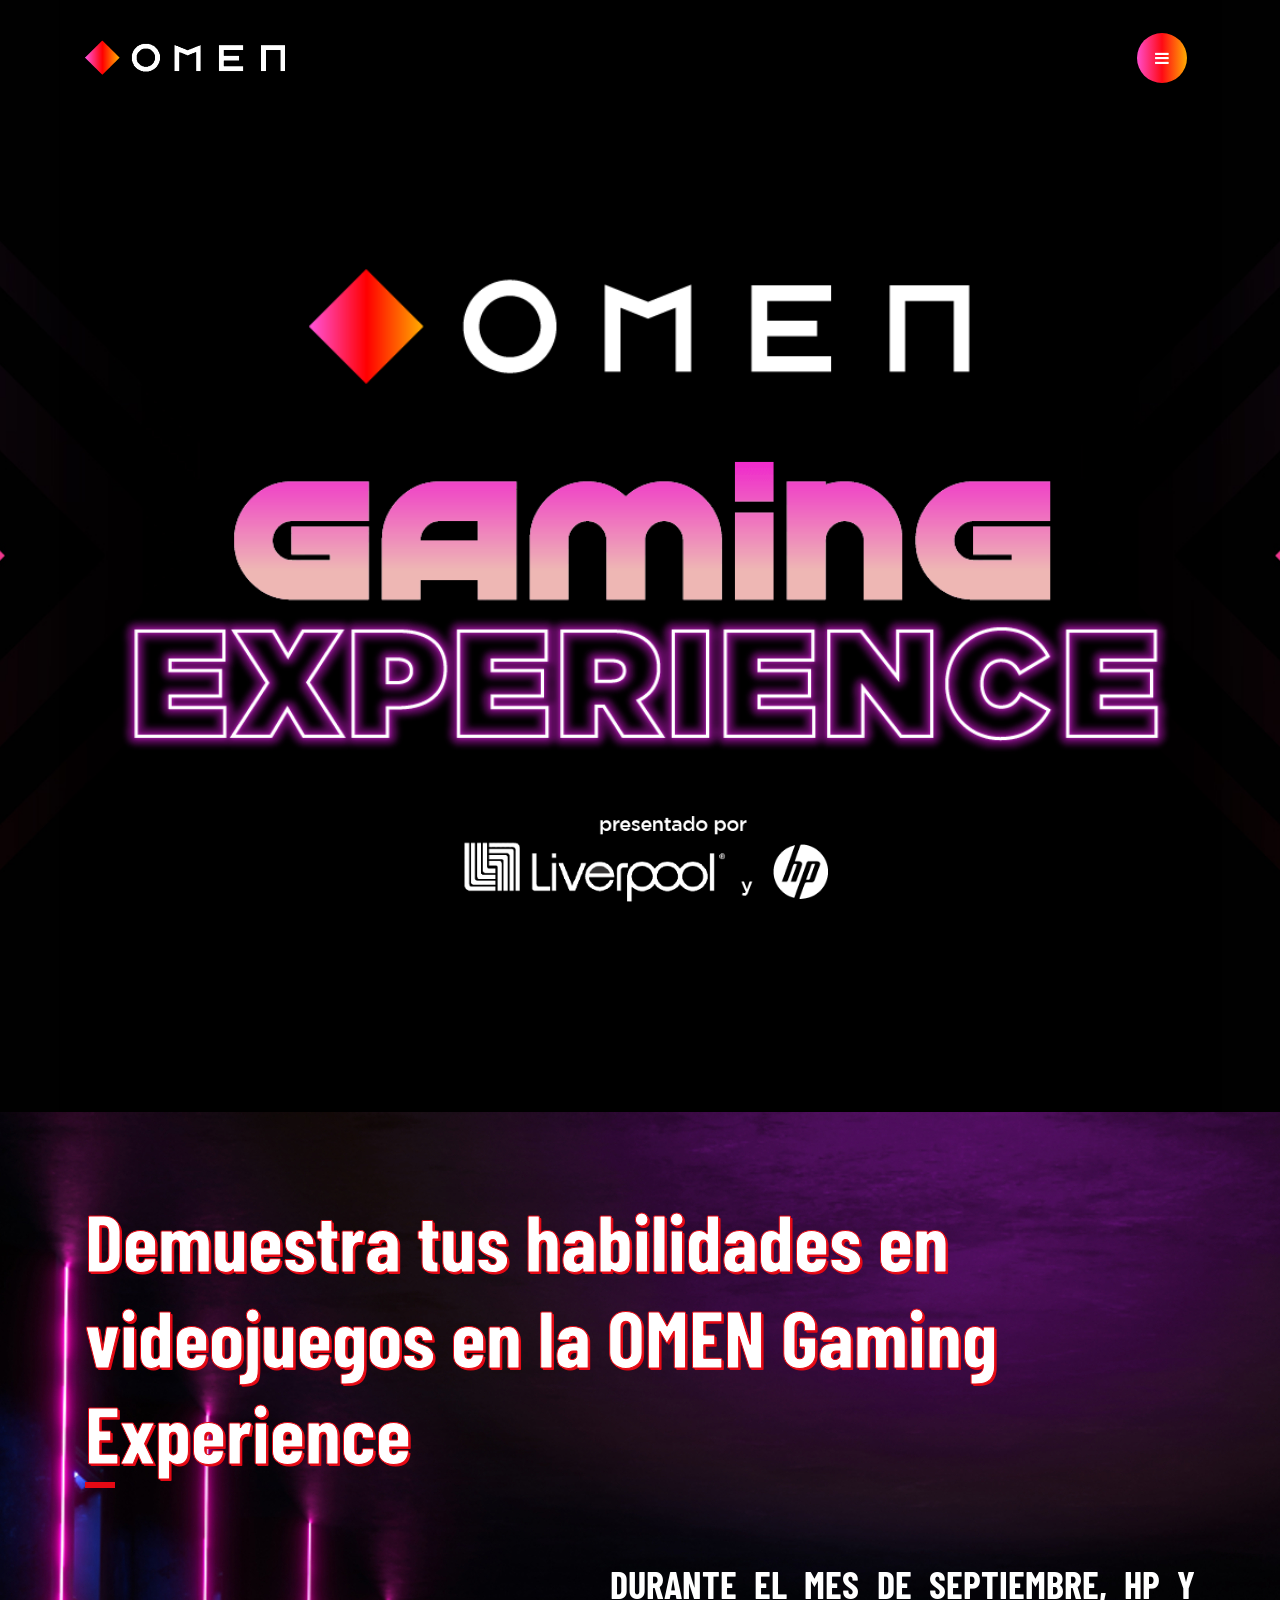
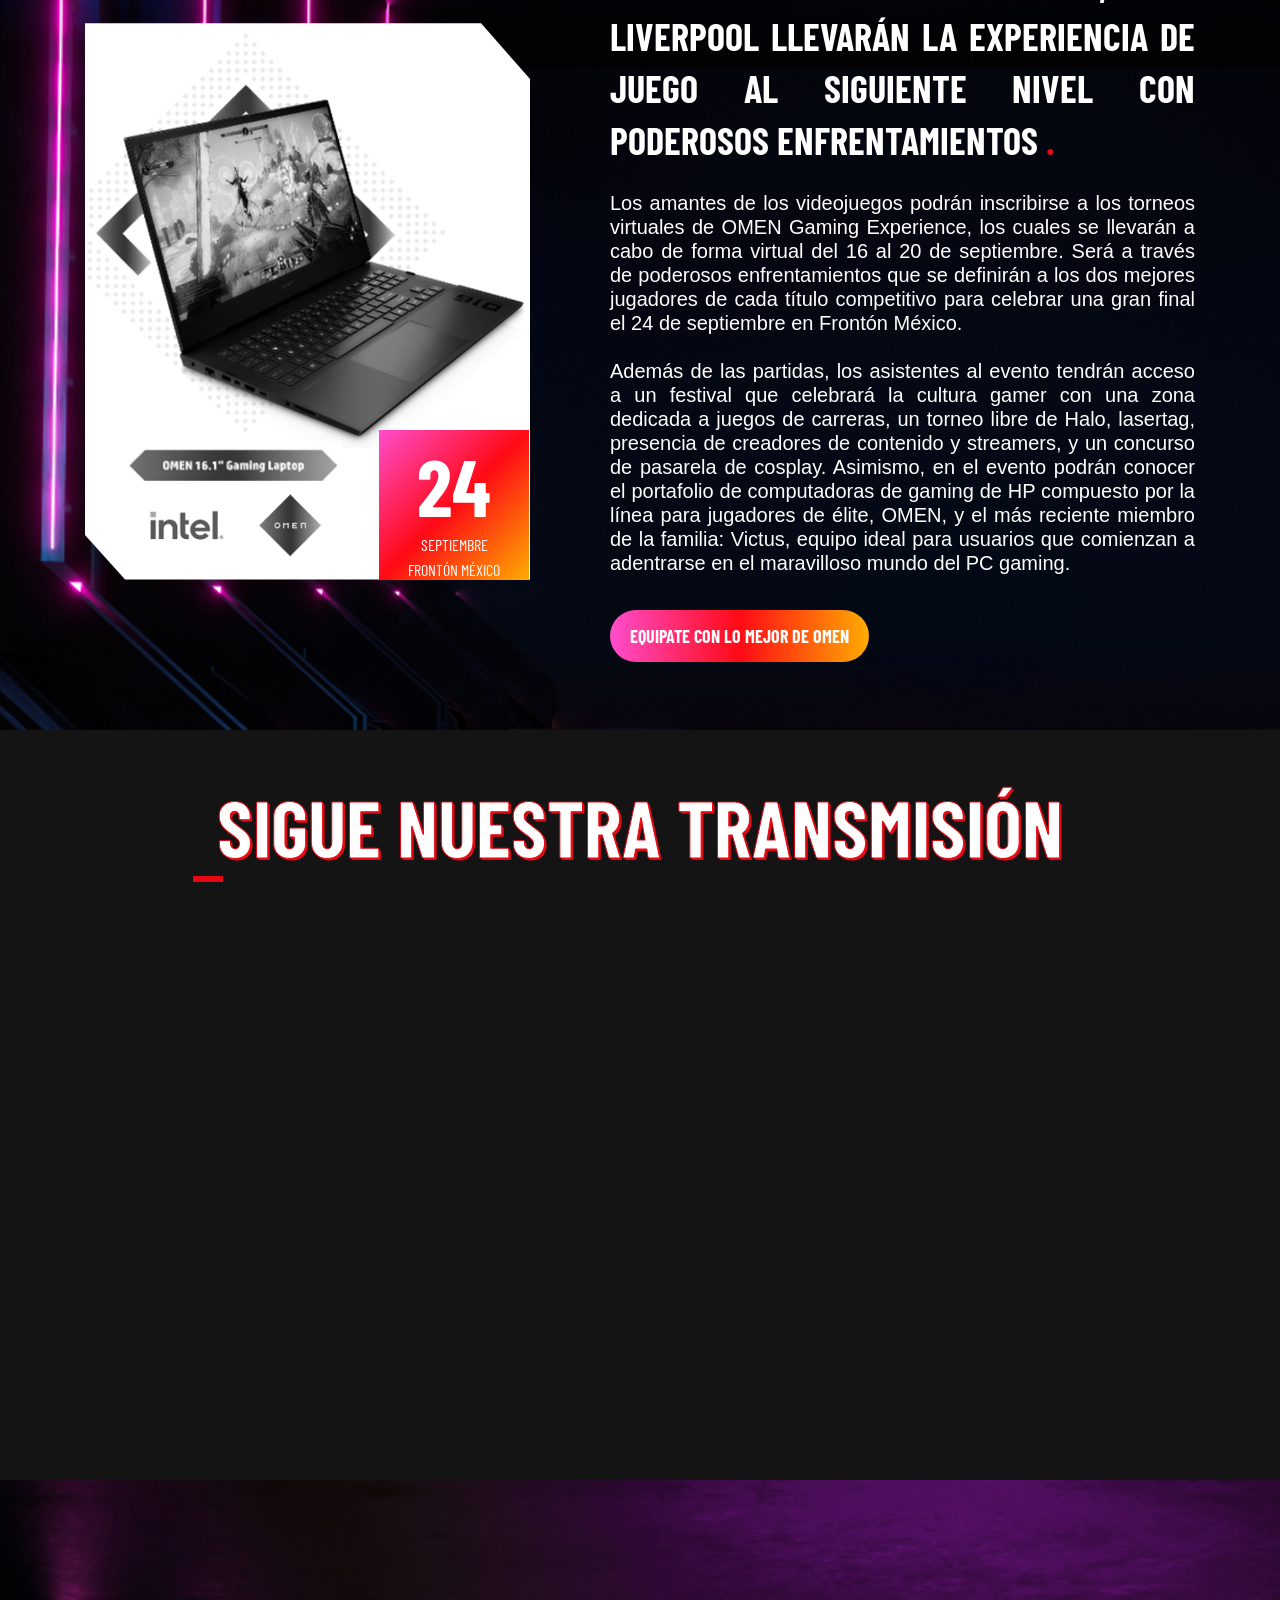
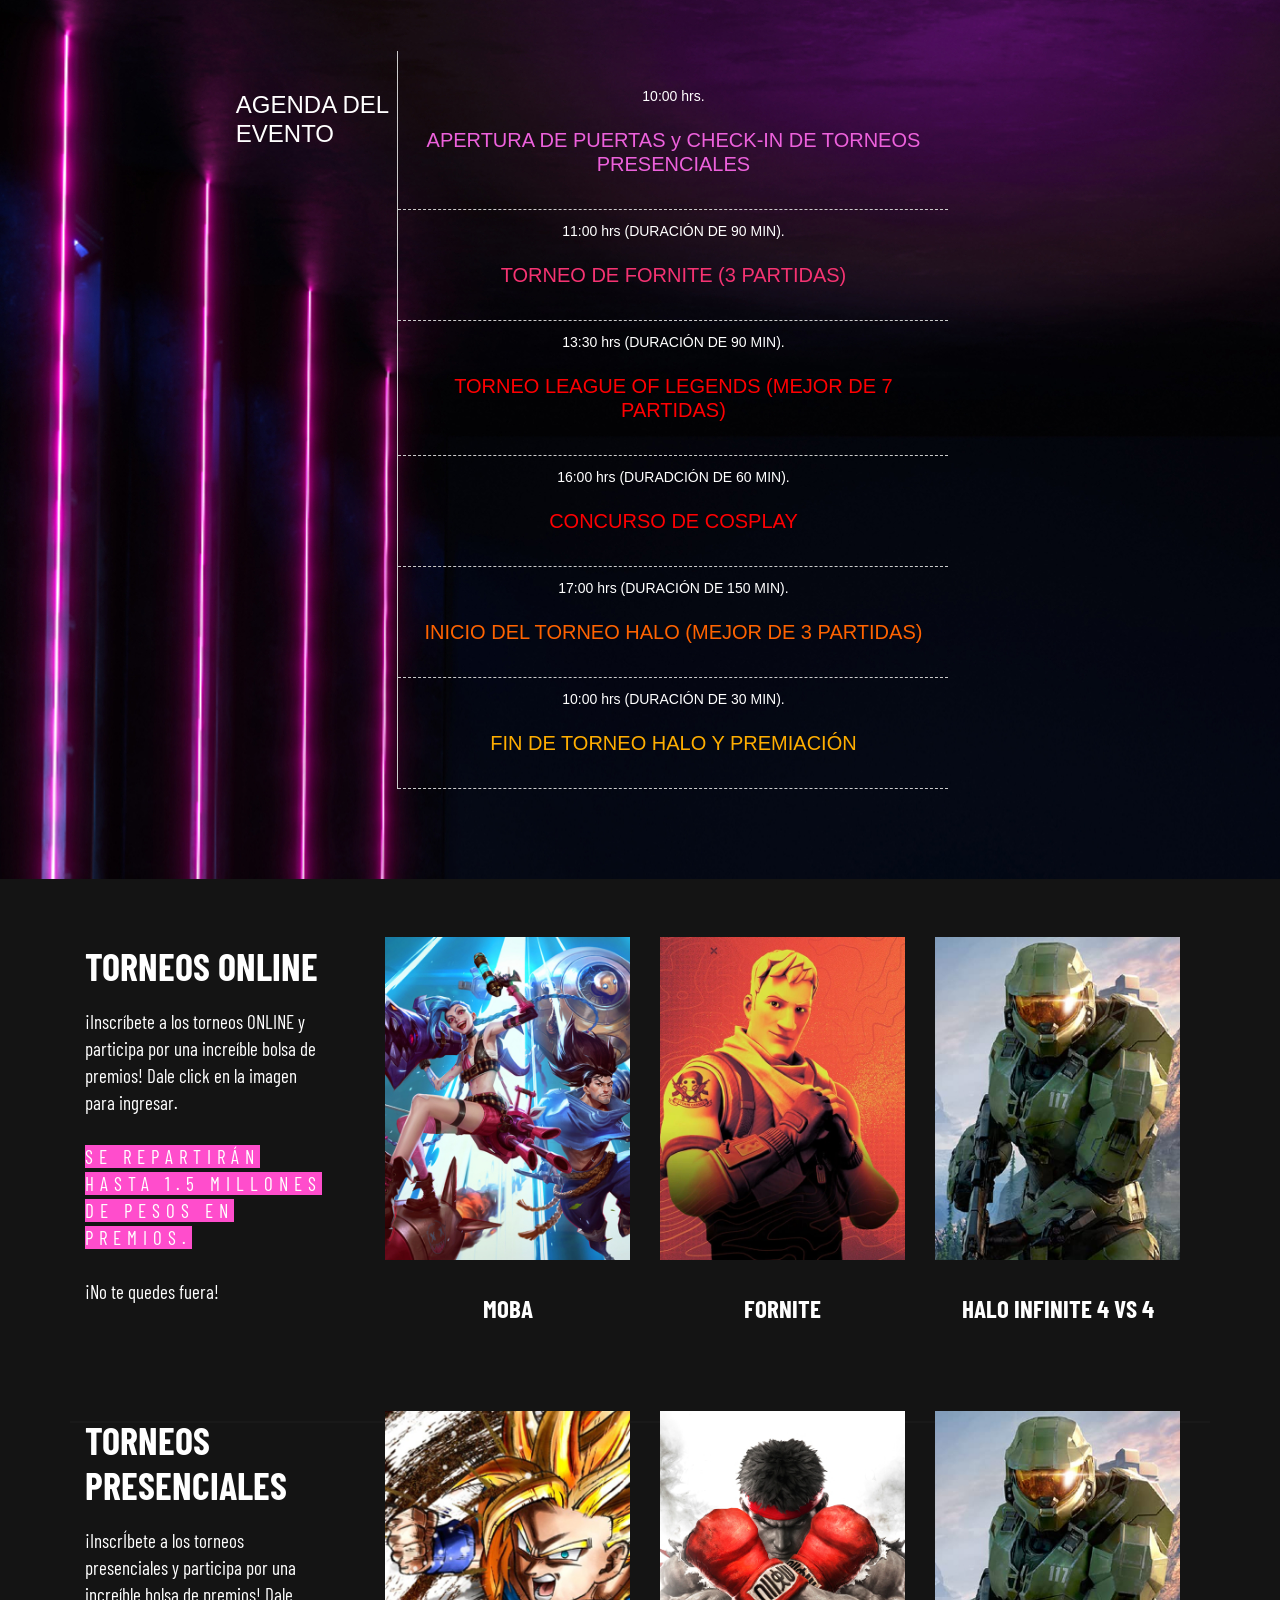
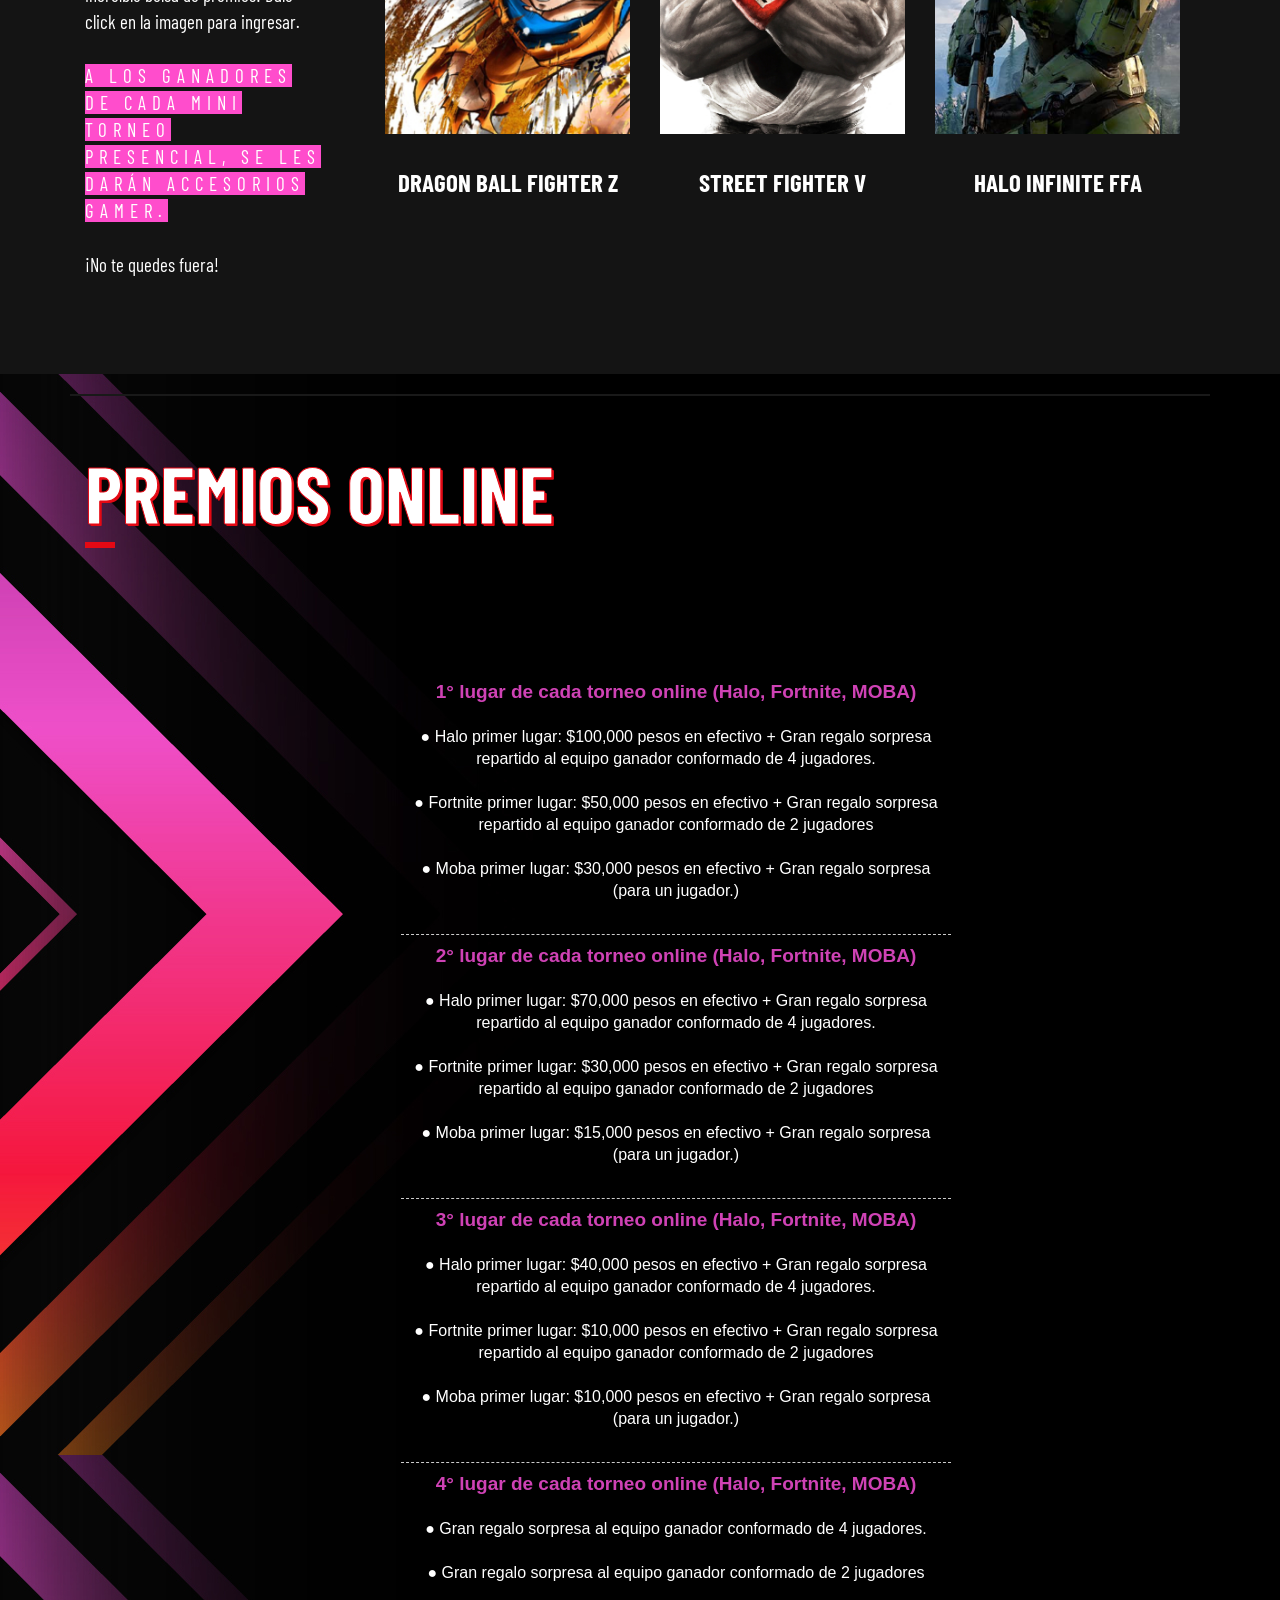
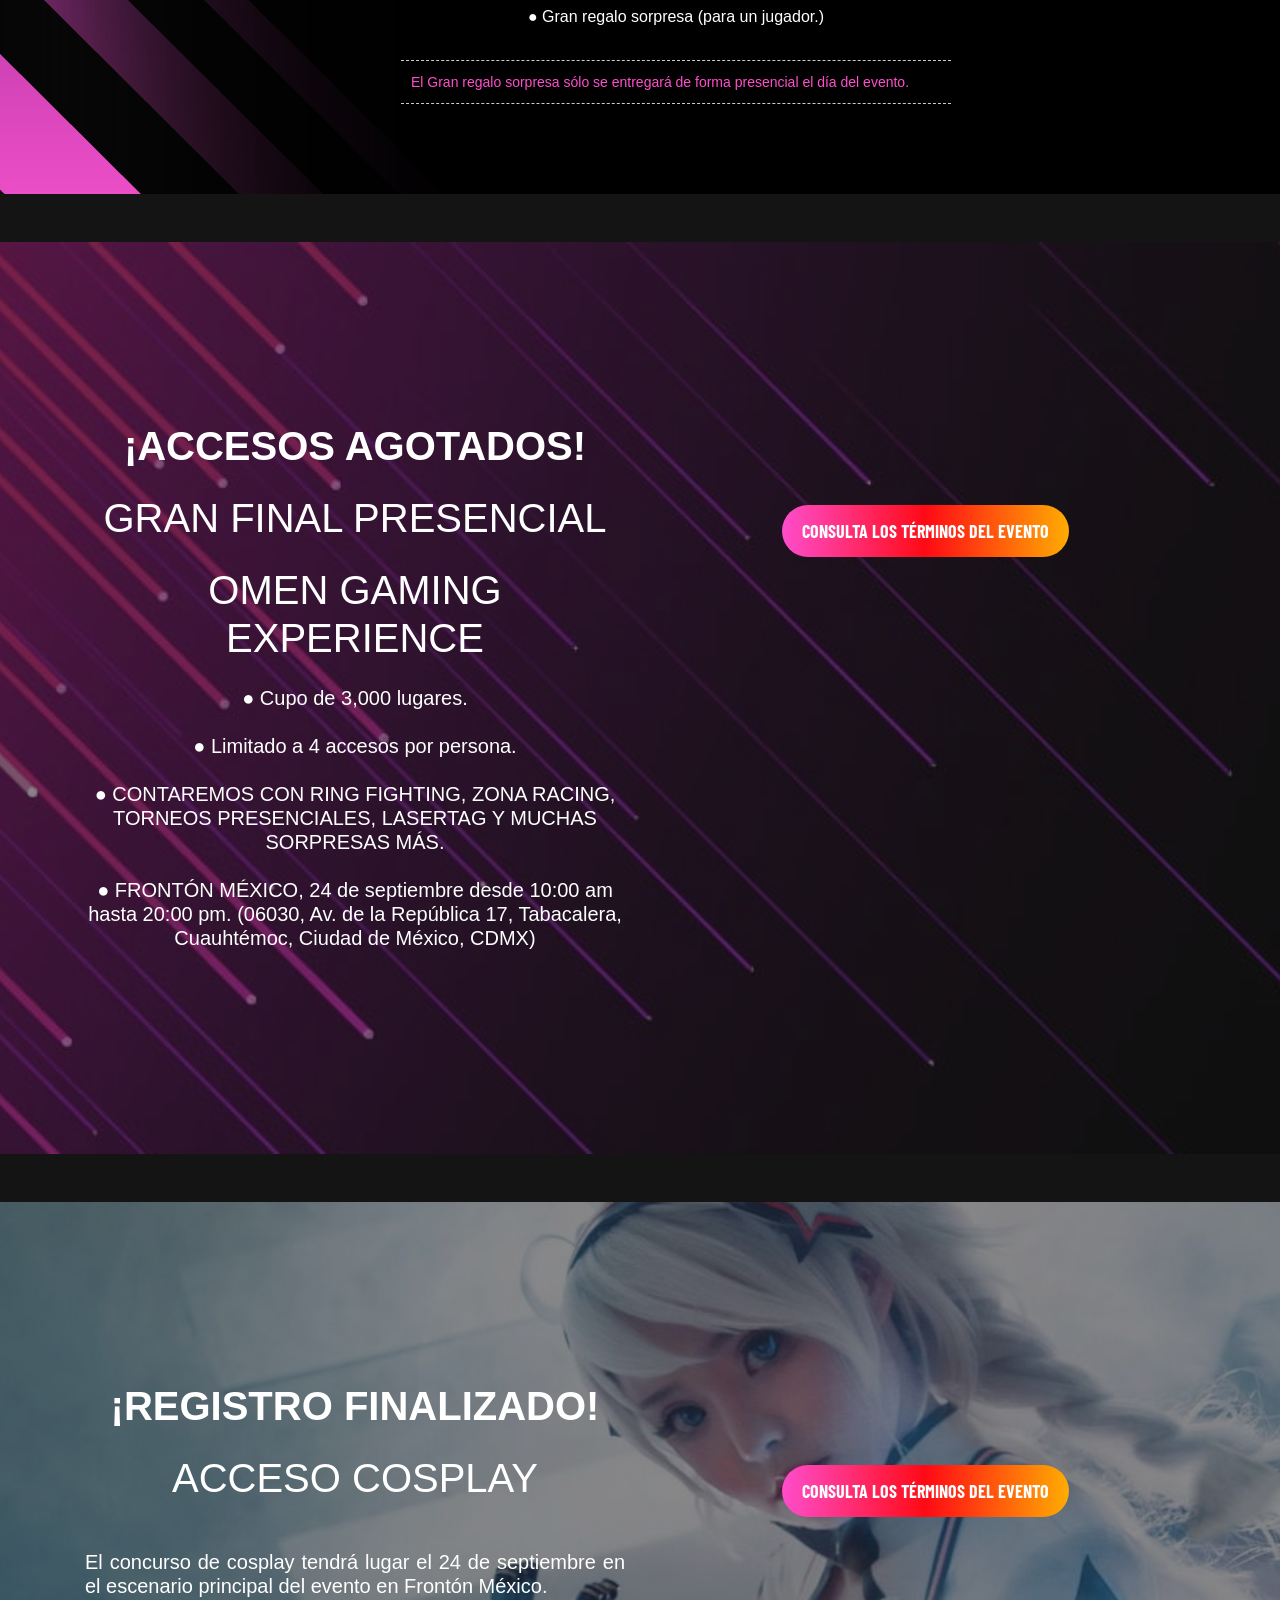
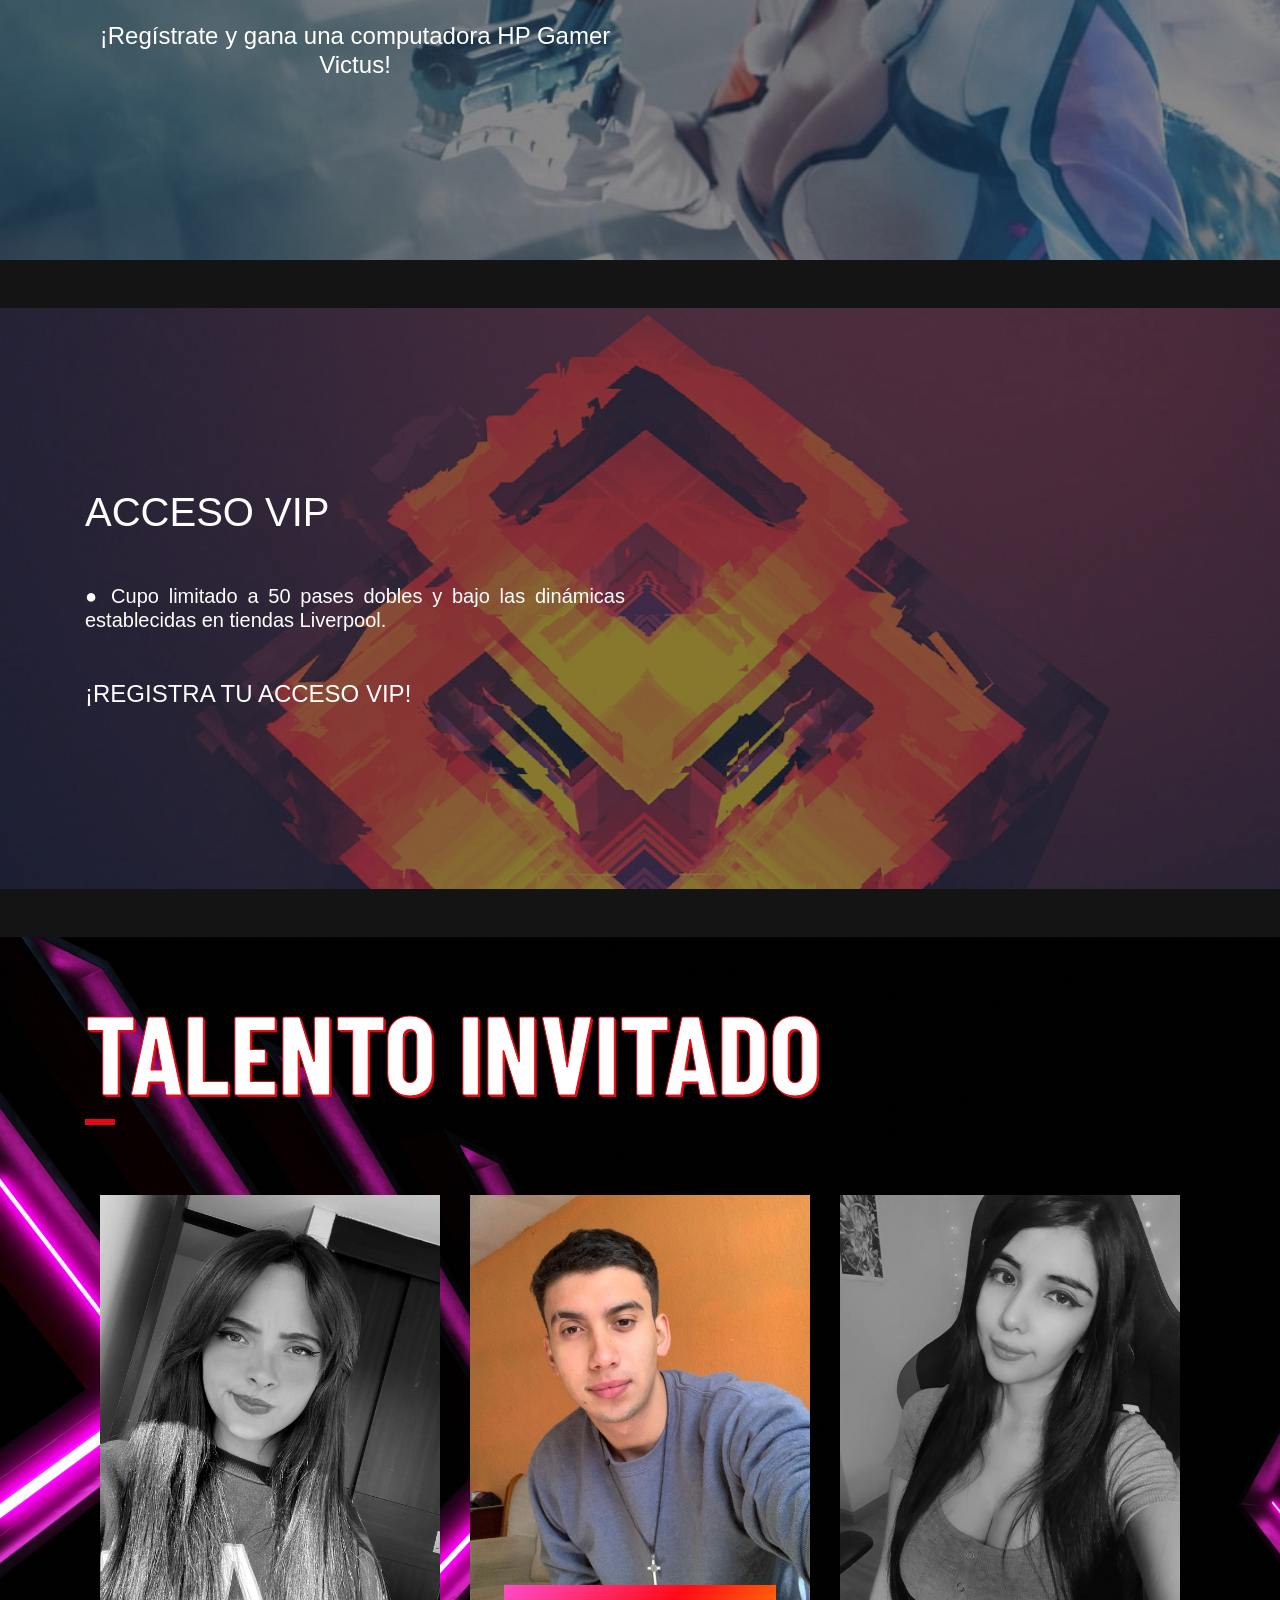
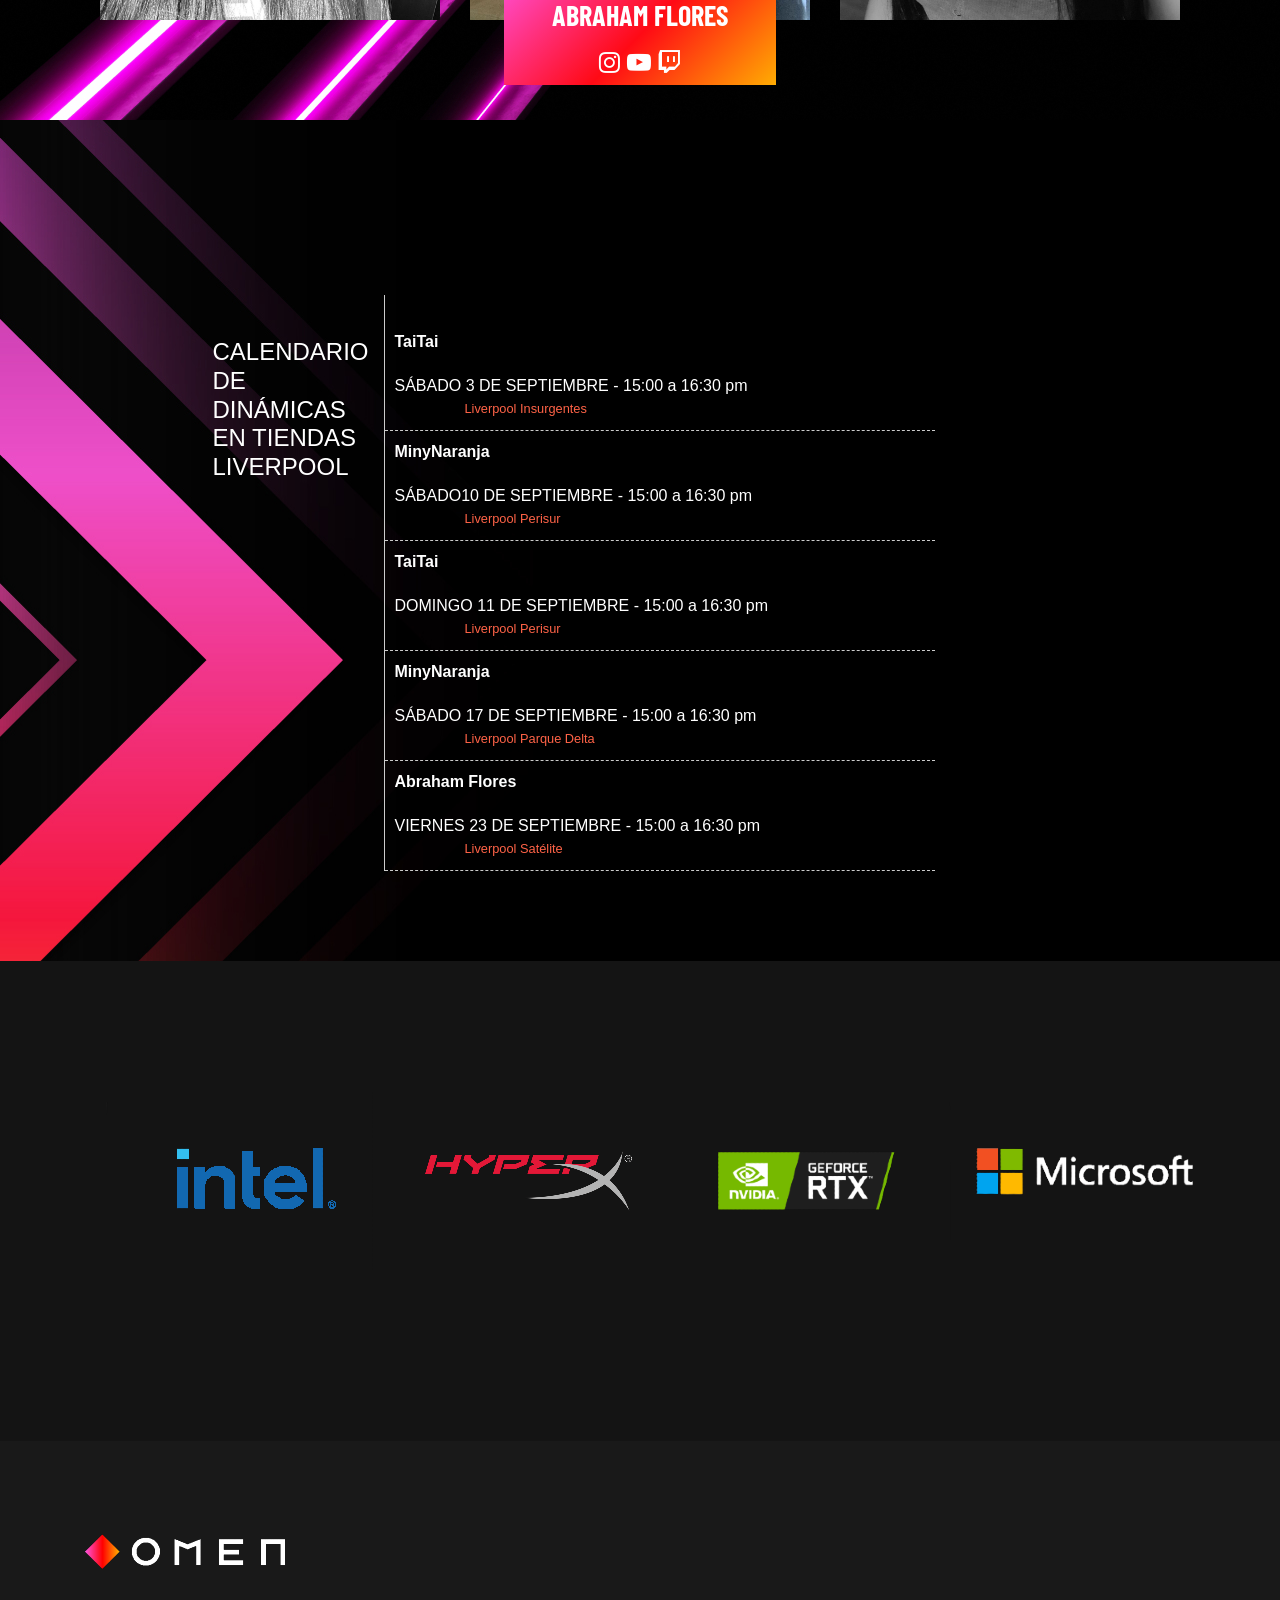
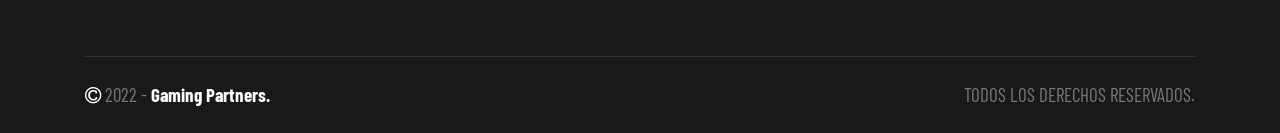
<file: index.html>
<!DOCTYPE html>
<html lang="en">

<head>

    <!-- Google Tag Manager -->
    <script>(function(w,d,s,l,i){w[l]=w[l]||[];w[l].push({'gtm.start':
        new Date().getTime(),event:'gtm.js'});var f=d.getElementsByTagName(s)[0],
    j=d.createElement(s),dl=l!='dataLayer'?'&l='+l:'';j.async=true;j.src=
    'https://www.googletagmanager.com/gtm.js?id='+i+dl;f.parentNode.insertBefore(j,f);
})(window,document,'script','dataLayer','GTM-K8VH879');</script>
<!-- End Google Tag Manager -->

<meta charset="UTF-8">
<meta name="viewport" content="width=device-width, initial-scale=1, shrink-to-fit=no">
<meta name="keywords" content="HOMEN, HP, GAMING, EXPERIENCE GAMING" />
<meta name="description" content="OMEN GAMONG EXPERIENCE" />
<title>OMEN GAMING EXPERIENCE</title>

<!--font-awesome icons link-->
<link rel="shortcut icon" type="image/x-icon" href="ico.png">
<link rel="stylesheet" href="css/font-awesome.min.css">
<!-- Bootstrap CSS -->
<link rel="stylesheet" href="css/bootstrap.min.css">
<link rel="stylesheet" href="css/slick.css">
<link rel="stylesheet" href="css/venobox.css">
<link rel="stylesheet" href="css/lightbox.min.css">
<!--main style file-->
<link rel="stylesheet" href="css/style.css">
<link rel="stylesheet" href="css/responsive.css">
<link rel="stylesheet" href="agenda/style.css">


</head>

<body id="darkmode" class="index3">

    <!-- Google Tag Manager (noscript) -->
    <noscript><iframe src="https://www.googletagmanager.com/ns.html?id=GTM-K8VH879"
        height="0" width="0" style="display:none;visibility:hidden"></iframe></noscript>
        <!-- End Google Tag Manager (noscript) -->

        <!-- HEADER AREA START -->
        <nav class="navbar navbar-expand-lg navbar-light bg-light sticky-top" id="navber">
            <div class="container">
                <a class="navbar-brand" href="home.html"><img src="images/logo.png" alt=""></a>
                <div class="menu-main" id="navbarSupportedContent">
                    <ul class="navbar-nav ml-auto menu-item">

                        <li class="nav-item">
                            <a class="nav-link menu-icon"><i class="fa fa-bars" aria-hidden="true"></i></a>
                        </li>
                    </ul>
                </div>
            </div>
            <div class="custom-menubar">
                <ul class="nav-link-block">
                    <li>
                        <a href="home.html#banner" class="menu-link">INICIO</a>
                    </li>
                    <li>
                        <a href="home.html#about" class="menu-link">CONOCENOS</a>
                    </li>
                    <li>
                        <a href="#torneos" class="menu-link">TORNEOS</a>
                    </li>
                    <li>
                        <a href="#talentos" class="menu-link">TALENTO</a>
                    </li>
                </ul>
                
                <div class="menu-close">
                    <a class="hide-menu-btn"><i class="fa fa-times" aria-hidden="true"></i></a>
                </div>
            </div>
        </nav>
        <!-- HEADER AREA END -->

        <!-- BANNER AREA START -->
        <section id="banner">
            <div class="backtotop">
                <a href="#banner"><i class="fa fa-angle-up" aria-hidden="true"></i></a>
            </div>
            
            <div class="container ">
                <div class="row">                
                    <div class="col-lg-12">

                        <div class="banner-item">
                            <center>
                                <img src="images/bg1.png" style="width: 70%;">
                                <img src="images/bg2.png" style="width: 100%;">
                                <img src="images/bg4.png" style="width: 40%;">
                            </center>
                        </div>

                        
                    </div>
                </div>
            </div>
        </section>
        <!-- BANNER AREA END -->

        <!-- ABOUT AREA START -->
        <section id="about" style="background-image: url('images/banner-bg3.jpg');">
            <div class="container">
                <div class="row">
                    <div class="col-lg-12 heading">
                        <h3 style="font-size: 80px;">Demuestra tus habilidades en videojuegos en la OMEN Gaming Experience</h3>
                    </div>
                </div>
                <div class="row about-pt">
                    <div class="col-lg-5 col-sm-9 m-sm-auto about-img">
                        <div class="about-txt-overlay">
                            <h3 class="counter" data-counterup-time="500" data-counterup-delay="30" data-counterup-beginat="1">24</h3>
                            <span>SEPTIEMBRE <br> FRONTÓN MÉXICO</span>

                        </div>
                        <a href="https://www.liverpool.com.mx/tienda/pdp/laptop-gamer-hp-omen-16-b0511la-16-pulgadas-full-hd-nvidia-geforce-rtx-3050-intel-core-i7-8-gb-ram-512-gb-ssd/1121731092" target="_blank"><img src="images/about.jpg" alt="about-img" class="img-fluid"></a>

                    </div>

                    <div class="col-lg-7">
                        <div class="about-txt" >
                            <h3 style="text-align: justify;">Durante el mes de septiembre, HP y Liverpool llevarán la experiencia de juego al siguiente nivel con poderosos enfrentamientos <b>.</b></h3>
                            
                            <h5  style="color: white !important; text-align: justify;">
                                Los amantes de los videojuegos podrán inscribirse a los torneos virtuales de OMEN Gaming Experience, los cuales se llevarán a cabo de forma virtual del 16 al 20 de septiembre. Será a través de poderosos enfrentamientos que se definirán a los dos mejores jugadores de cada título competitivo para celebrar una gran final el 24 de septiembre en Frontón México.

                                <br><br>

                                Además de las partidas, los asistentes al evento tendrán acceso a un festival que celebrará la cultura gamer con una zona dedicada a juegos de carreras, un torneo libre de Halo, lasertag, presencia de creadores de contenido y streamers, y un concurso de pasarela de cosplay. Asimismo, en el evento podrán conocer el portafolio de computadoras de gaming de HP compuesto por la línea para jugadores de élite, OMEN, y el más reciente miembro de la familia: Victus, equipo ideal para usuarios que comienzan a adentrarse en el maravilloso mundo del PC gaming.
                            </h5><br><br>
                            <a href="https://www.liverpool.com.mx/tienda?s=gamer+hp+intel" class="main-btn" target="_blank">EQUIPATE CON LO MEJOR  DE OMEN</a>
                        </div>
                    </div>
                </div>
                
            </div>
        </section>
        <!-- ABOUT AREA END -->
        <br><br>

        <section id="stream" ><center>

            <div class="container">

                <div class="col-lg-10 heading">
                    <h3 style="font-size: 80px;">SIGUE NUESTRA TRANSMISIÓN</h3>
                </div>

                <br><br>    

                <iframe width="840" height="471" src="https://www.youtube.com/embed/mFo18CxmAmU?autoplay=1" title="YouTube video player" frameborder="0" allow="accelerometer; autoplay; clipboard-write; encrypted-media; gyroscope; picture-in-picture" allowfullscreen></iframe>

                <br><br>

            </div></center>

        </section>

        <br><br>

        <!-- BRAND AREA START -->
        <section id="brand" style="background-image: url('images/banner-bg3.jpg');">
            <div class="container">
                <div class="row">

                    <ul class="main">
                        <li class="date">
                          <h3>AGENDA DEL EVENTO</h3>
                      </li>
                      <li class= "events">
                          <ul class="events-detail">
                           
                            <li>
                            <center>      
                                <span class="event-name" style="font-size: 14px;">10:00 hrs.</span>
                                <br><br>
                                <span class="event-name" style="color: #ED61DC; font-size: 20px;">APERTURA DE PUERTAS y CHECK-IN DE TORNEOS PRESENCIALES</span>
                            </center>
                            <br>
                            </li>

                            <li>
                            <center>      
                                <span class="event-name" style="font-size: 14px;">11:00 hrs (DURACIÓN DE 90 MIN).</span>
                                <br><br>
                                <span class="event-name" style="color: #F53372; font-size: 20px;">TORNEO DE FORNITE (3 PARTIDAS)</span>
                            </center>
                            <br>
                            </li>

                            <li>
                            <center>      
                                <span class="event-name" style="font-size: 14px;">13:30 hrs (DURACIÓN DE 90 MIN).</span>
                                <br><br>
                                <span class="event-name" style="color: #FE0002; font-size: 20px;">TORNEO LEAGUE OF LEGENDS (MEJOR DE 7 PARTIDAS)</span>
                            </center>
                            <br>
                            </li>

                            <li>
                            <center>      
                                <span class="event-name" style="font-size: 14px;">16:00 hrs (DURADCIÓN DE 60 MIN).</span>
                                <br><br>
                                <span class="event-name" style="color: #FE0002; font-size: 20px;">CONCURSO DE COSPLAY</span>
                            </center>
                            <br>
                            </li>

                            <li>
                            <center>      
                                <span class="event-name" style="font-size: 14px;">17:00 hrs (DURACIÓN DE 150 MIN).</span>
                                <br><br>
                                <span class="event-name" style="color: #FF6300; font-size: 20px;">INICIO DEL TORNEO HALO (MEJOR DE 3 PARTIDAS)</span>
                            </center>
                            <br>
                            </li>

                            <li>
                            <center>      
                                <span class="event-name" style="font-size: 14px;">10:00 hrs (DURACIÓN DE 30 MIN).</span>
                                <br><br>
                                <span class="event-name" style="color: #FFAE00; font-size: 20px;">FIN DE TORNEO HALO Y PREMIACIÓN</span>
                            </center>
                            <br>
                            </li>

                            
                        </ul>

                    </li>

                </ul>

            </div>
        </div>
    </section>
    <!-- BRAND AREA END -->

    <br><br>

    <!-- GAMES AREA START -->
    <section id="torneos">

        <div class="container game-line">

            <div class="row game-pa">

                <div class="col-lg-3 col-md-11 tab-m-auto">
                    <div class="game-box">
                        <h3>TORNEOS ONLINE</h3>
                        <p style=" color: white;">¡Inscríbete a los torneos ONLINE y participa por una increíble bolsa de premios! Dale click en la imagen para ingresar. <br><br><span style="background-color: #FF4DCC; color: white;">Se repartirán hasta 1.5 Millones de pesos en premios.</span><br><br>¡No te quedes fuera!</p>
                    </div>
                </div>

                <div class="col-lg-9">

                    <div class="game-main">

                        <div class="col-lg-6 game-item text-center">
                            <div class="game-img">
                                <img src="images/game1.jpg" alt="game-img" class="img-fluid">
                                <div class="lightbox-overlay">
                                    <a href="torneo-halo-infinitie-4x4.html" >VER MÁS <i class="fa fa-plus" aria-hidden="true"></i></a>
                                </div>
                            </div>
                            <a href="torneo-halo-infinitie-4x4.html">HALO INFINITE 4 VS 4</a>                            
                        </div>

                        <div class="col-lg-6 game-item text-center">
                            <div class="game-img">
                                <img src="images/game2.jpg" alt="game-img" class="img-fluid">
                                <div class="lightbox-overlay">
                                    <a href="torneo-moba.html">VER MÁS <i class="fa fa-plus" aria-hidden="true"></i></a>
                                </div>
                            </div>
                            <a href="torneo-moba.html">MOBA</a>                           
                        </div>

                        <div class="col-lg-6 game-item text-center">
                            <div class="game-img">
                                <img src="images/game3.jpg" alt="game-img" class="img-fluid">
                                <div class="lightbox-overlay">
                                   <a href="torneo-fornite.html" >VER MÁS <i class="fa fa-plus" aria-hidden="true"></i></a>
                               </div>
                           </div>
                           <a href="torneo-fornite.html">FORNITE</a>                            
                       </div>

                       <div class="col-lg-6 game-item text-center">
                        <div class="game-img">
                            <img src="images/game1.jpg" alt="game-img" class="img-fluid">
                            <div class="lightbox-overlay">
                                <a href="torneo-halo-infinitie-4x4.html" >VER MÁS <i class="fa fa-plus" aria-hidden="true"></i></a>
                            </div>
                        </div>
                        <a href="torneo-halo-infinitie-4x4.html">HALO INFINITE 4 VS 4</a>                            
                    </div>

                    <div class="col-lg-6 game-item text-center">
                        <div class="game-img">
                            <img src="images/game2.jpg" alt="game-img" class="img-fluid">
                            <div class="lightbox-overlay">
                                <a href="torneo-moba.html">VER MÁS <i class="fa fa-plus" aria-hidden="true"></i></a>
                            </div>
                        </div>
                        <a href="torneo-moba.html">MOBA</a>                           
                    </div>

                    <div class="col-lg-6 game-item text-center">
                        <div class="game-img">
                            <img src="images/game3.jpg" alt="game-img" class="img-fluid">
                            <div class="lightbox-overlay">
                               <a href="torneo-fornite.html" >VER MÁS <i class="fa fa-plus" aria-hidden="true"></i></a>
                           </div>
                       </div>
                       <a href="torneo-fornite.html">FORNITE</a>                            
                   </div>

               </div>

           </div>
       </div>
   </div>
</section>
<!-- GAMES AREA END -->

<br><br>

<!-- GAMES AREA START -->
<section id="torneos">
    <div class="container game-line">

        <div class="row game-pa">
            <div class="col-lg-3 col-md-11 tab-m-auto">
                <div class="game-box">
                    <h3>TORNEOS PRESENCIALES</h3>
                    <p style="; color: white;">¡InscrÍbete a los torneos presenciales y participa por una increíble bolsa de premios! Dale click en la imagen para ingresar. <br><br><span style="background-color: #FF4DCC; color: white;">A los ganadores de cada mini torneo presencial, se les darán accesorios gamer.</span><br><br> ¡No te quedes fuera!</p>
                </div>
            </div>
            <div class="col-lg-9">
                <div class="game-main">

                    <div class="col-lg-6 game-item text-center">
                        <div class="game-img">
                            <img src="images/game4.jpg" alt="game-img" class="img-fluid">
                            <div class="lightbox-overlay">
                                <a href="torneo-mortal-kombat-11.html" >VER MÁS <i class="fa fa-plus" aria-hidden="true"></i></a>
                            </div>
                        </div>
                        <a href="torneo-mortal-kombat-11.html">MORTAL KOMBAT XI</a>                            
                    </div>
                    <div class="col-lg-6 game-item text-center">
                        <div class="game-img">
                            <img src="images/game5.jpg" alt="game-img" class="img-fluid">
                            <div class="lightbox-overlay">
                                <a href="torneo-dragon-ball-fighter-z.html">VER MÁS <i class="fa fa-plus" aria-hidden="true"></i></a>
                            </div>
                        </div>
                        <a href="torneo-dragon-ball-fighter-z.html">DRAGON BALL FIGHTER Z</a>                           
                    </div>
                    <div class="col-lg-6 game-item text-center">
                        <div class="game-img">
                            <img src="images/game6.jpg" alt="game-img" class="img-fluid">
                            <div class="lightbox-overlay">
                               <a href="torneo-street-fighter-5.html" >VER MÁS <i class="fa fa-plus" aria-hidden="true"></i></a>
                           </div>
                       </div>
                       <a href="torneo-street-fighter-v.html">STREET FIGHTER V</a>                            
                   </div>
                   <div class="col-lg-6 game-item text-center">
                    <div class="game-img">
                        <img src="images/game1.jpg" alt="game-img" class="img-fluid">
                        <div class="lightbox-overlay">
                            <a href="torneo-halo-infinitie-ffa.html" >VER MÁS <i class="fa fa-plus" aria-hidden="true"></i></a>
                        </div>
                    </div>
                    <a href="torneo-halo-infinitie-ffa.html">HALO INFINITE FFA</a>                            
                </div>

            </div>
        </div>
    </div>
</div>
</section>
<!-- GAMES AREA END -->

<br><br>

<!-- BRAND AREA START -->
<section id="brand" style="background-image: url('images/banner-bg.jpg');">
    <div class="container">
        <div class="row">
            <div class="col-lg-12 heading">
                <h3 style="font-size: 80px;">PREMIOS ONLINE</h3>
            </div>
        </div>
        <div class="row">

            <ul class="main">
                <li class="date">
                  <h3 style="color: transparent;">&nbsp;&nbsp;&nbsp;&nbsp;&nbsp;&nbsp;&nbsp;&nbsp;&nbsp;&nbsp;&nbsp;&nbsp;&nbsp;&nbsp;&nbsp;&nbsp;&nbsp;&nbsp;&nbsp;&nbsp;&nbsp;&nbsp;&nbsp;&nbsp;&nbsp;&nbsp;&nbsp;&nbsp;&nbsp;&nbsp;&nbsp;&nbsp;&nbsp;&nbsp;&nbsp;&nbsp;&nbsp;</h3>
              </li>
              <li class= "events" style="border-left: transparent;">
                  <ul class="events-detail">
                    <li><center>    
                        <span class="event-time" style="color: #CF42B5; font-size: 19px;">1° lugar de cada torneo online (Halo, Fortnite, MOBA)</span><br><br>  
                        <span class="event-name"><span>●</span> Halo primer lugar: $100,000 pesos en efectivo + Gran regalo sorpresa repartido al equipo ganador conformado de 4 jugadores.</span>
                        <br /><br>
                        <span class="event-name"><span>●</span> Fortnite primer lugar: $50,000 pesos en efectivo + Gran regalo sorpresa repartido al equipo ganador conformado de 2 jugadores </span>
                        <br /><br>
                        <span class="event-name"><span>●</span> Moba primer lugar: $30,000 pesos en efectivo + Gran regalo sorpresa (para un jugador.)</span>
                        <br /><br></center>
                    </li>

                    <li><center>    
                        <span class="event-time" style="color: #CF42B5; font-size: 19px;">2° lugar de cada torneo online (Halo, Fortnite, MOBA)</span><br><br>  
                        <span class="event-name"><span>●</span> Halo primer lugar: $70,000 pesos en efectivo + Gran regalo sorpresa repartido al equipo ganador conformado de 4 jugadores.</span>
                        <br /><br>
                        <span class="event-name"><span>●</span> Fortnite primer lugar: $30,000 pesos en efectivo + Gran regalo sorpresa repartido al equipo ganador conformado de 2 jugadores </span>
                        <br /><br>
                        <span class="event-name"><span>●</span> Moba primer lugar: $15,000 pesos en efectivo + Gran regalo sorpresa (para un jugador.)</span>
                        <br /><br></center> 
                    </li>

                    <li><center>      
                        <span class="event-time" style="color: #CF42B5; font-size: 19px;">3° lugar de cada torneo online (Halo, Fortnite, MOBA)</span><br><br>  
                        <span class="event-name"><span>●</span> Halo primer lugar: $40,000 pesos en efectivo + Gran regalo sorpresa repartido al equipo ganador conformado de 4 jugadores.</span>
                        <br /><br>
                        <span class="event-name"><span>●</span> Fortnite primer lugar: $10,000 pesos en efectivo + Gran regalo sorpresa repartido al equipo ganador conformado de 2 jugadores </span>
                        <br /><br>
                        <span class="event-name"><span>●</span> Moba primer lugar: $10,000 pesos en efectivo + Gran regalo sorpresa (para un jugador.)</span>
                        <br /><br></center> 
                    </li>

                    <li><center>       
                        <span class="event-time" style="color: #CF42B5; font-size: 19px;">4° lugar de cada torneo online (Halo, Fortnite, MOBA)</span><br><br>  
                        <span class="event-name"><span>●</span> Gran regalo sorpresa al equipo ganador conformado de 4 jugadores.</span>
                        <br /><br>
                        <span class="event-name"><span>●</span> Gran regalo sorpresa al equipo ganador conformado de 2 jugadores </span>
                        <br /><br>
                        <span class="event-name"><span>●</span> Gran regalo sorpresa (para un jugador.)</span>
                        <br /><br></center>
                    </li>
                    <li>
                        <span class="event-name" style="font-size: 14px; color: #FF4DCC;">El Gran regalo sorpresa sólo se entregará de forma presencial el día del evento.</span>
                    </li>

                </ul>

            </li>

        </ul>

    </div>
</div>
</section>
<!-- BRAND AREA END -->

<br><br>

<!-- SUBSCRIBE AREA START -->
<section id="subscribe">
    <div class="container zindex">
        <div class="row">
            <div class="col-lg-6 col-md-8 subscribe-txt">
                <center>

                    <h1 style="color: red !important;"><b>¡ACCESOS AGOTADOS!</b></h1><br>
                    <h1 style="color: white;">GRAN FINAL PRESENCIAL</h1><br>

                    <h1 style="color: white;">OMEN GAMING EXPERIENCE</h1><br>
                    <h5 style="color: white;"><span>●</span> Cupo de 3,000 lugares.</h5><br>
                    <h5 style="color: white;"><span>●</span> Limitado a 4 accesos  por persona.</h5><br>
                    <h5 style="color: white;"><span>●</span> CONTAREMOS CON RING FIGHTING, ZONA RACING, TORNEOS PRESENCIALES, LASERTAG Y MUCHAS SORPRESAS MÁS.</h5><br>
                    <h5 style="color: white;"><span>●</span> FRONTÓN MÉXICO, 24 de septiembre desde 10:00 am hasta 20:00 pm. (06030, Av. de la República 17, Tabacalera, Cuauhtémoc, Ciudad de México, CDMX)</h5><br>
                </center>
            </div>
            <div class="col-lg-6 col-md-4 text-center">
                <br><br><br><br>
                <a href="registro-accesos.html" class="main-btn">CONSULTA LOS TÉRMINOS DEL EVENTO</a>
            </div>
        </div>
    </div>
</section>
<!-- SUBSCRIBE AREA END -->

<br><br>

<!-- SUBSCRIBE AREA START -->
<section id="subscribe2">
    <div class="container zindex">
        <div class="row">
            <div class="col-lg-6 col-md-8 subscribe-txt">
                <center>
                    <h1 style="color: red !important;"><b>¡REGISTRO FINALIZADO!</b></h1><br>
                    <h1 style="color: white;">ACCESO COSPLAY</h1><br><br>
                    <h5 style="color: white; text-align: justify;">El concurso de cosplay tendrá lugar el 24 de septiembre en el escenario principal del evento en Frontón México.</h5><br>  
                    <h4 style="color: white;">¡Regístrate y gana una computadora HP Gamer Victus!</h4>
                </center>
            </div>
            <div class="col-lg-6 col-md-4 text-center">
                <br><br><br><br>
                <a href="registro-cosplay.html" class="main-btn">CONSULTA LOS TÉRMINOS DEL EVENTO</a>
            </div>
        </div>
    </div>
</section>
<!-- SUBSCRIBE AREA END -->

<br><br>

<!-- SUBSCRIBE AREA START -->
<section id="subscribe3">
    <div class="container zindex">
        <div class="row">
            <div class="col-lg-6 col-md-8 subscribe-txt">
                <h1 style="color: white;">ACCESO VIP</h1><br><br>
                <h5 style="color: white; text-align: justify;"><span>●</span> Cupo limitado a 50 pases dobles y bajo las dinámicas establecidas en tiendas Liverpool.</h5><br><br>
                <h4 style="color: white;">¡REGISTRA TU ACCESO VIP!</h4>
            </div>
            
        </div>
    </div>
</section>
<!-- SUBSCRIBE AREA END -->

<br><br>

<!-- PLAYER AREA START -->
<section id="talentos" style="background-image: url('images/banner-bg2.jpg');">
    <div class="container">
        <div class="row">
            <div class="col-lg-12 heading">
                <br><br>
                <h3>TALENTO INVITADO</h3>
            </div>
        </div>
        <div class="row player-pa">
            <div class="col-lg-12">
                <div class="player-main">
                    <div class="col-lg-4 player-middle">
                        <div class="player-item">
                            <div class="player-img">
                                <img src="images/player1.jpg" alt="player-img" class="img-fluid">

                            </div>
                            <div class="player-info">
                                <h3>VICKYPALAMI</h3> 
                                <div class="star" style="font-size: 24px;">                                   
                                    <a href="https://twitter.com/vickypalami" target="_blank"><i class="fa fa-twitter" style="color: #00ACEE;"></i></a>
                                    <a href="https://www.instagram.com/vickypalami/" target="_blank"><i class="fa fa-instagram" style="color: #FF4DCC;"></i></a>
                                    <a href="https://www.twitch.tv/vickypalami" target="_blank"><i class="fa fa-twitch" style="color: #9147FF;"></i></a>
                                    <a href="https://www.youtube.com/channel/UCZBM9SmFpAxxu9XNe9Kv-9w?view_as=subscriber" target="_blank"><i class="fa fa-youtube-play" style="color: white;"></i></a>
                                    
                                </div>
                            </div>
                        </div>
                    </div>
                    <div class="col-lg-4 player-middle">
                        <div class="player-item">
                            <div class="player-img">
                                <img src="images/player2.jpg" alt="player-img" class="img-fluid">

                            </div>
                            <div class="player-info">
                                <h3>ABRAHAM FLORES</h3>
                                <div class="star" style="font-size: 24px;">

                                    <a href="https://www.instagram.com/elabrahaham/" target="_blank"><i class="fa fa-instagram" style="color: #FF4DCC;"></i></a>
                                    <a href="https://www.youtube.com/channel/UColTsB6zogXWooPbeO67Wgw" target="_blank"><i class="fa fa-youtube-play" style="color: white;"></i></a>
                                    <a href="https://www.twitch.tv/elabrahaham/" target="_blank"><i class="fa fa-twitch" style="color: #9147FF;"></i></a>
                                </div>
                            </div>
                        </div>
                    </div>
                    <div class="col-lg-4 player-middle">
                        <div class="player-item">
                            <div class="player-img">
                                <img src="images/player3.jpg" alt="player-img" class="img-fluid">

                            </div>
                            <div class="player-info">
                                <h3>TAITAICOSPLAY</h3>
                                <div class="star" style="font-size: 24px;">
                                    <a href="https://www.facebook.com/taitaigamer" target="_blank"><i class="fa fa-facebook" style="color: #1977F3;"></i></a>
                                    <a href="https://twitter.com/taitai_gamer" target="_blank"><i class="fa fa-twitter" style="color: #00ACEE;"></i></a>
                                    <a href="https://www.instagram.com/taitaicosplay/" target="_blank"><i class="fa fa-instagram" style="color: #FF4DCC;"></i></a>
                                    <a href="https://www.twitch.tv/taitaigamer" target="_blank"><i class="fa fa-twitch" style="color: #9147FF;"></i></a>
                                    <a href="https://www.youtube.com/taitaigamer" target="_blank"><i class="fa fa-youtube-play" style="color: white;"></i></a>
                                </div>
                            </div>
                        </div>
                    </div>
                    <div class="col-lg-4 player-middle">
                        <div class="player-item">
                            <div class="player-img">
                                <img src="images/player4.jpg" alt="player-img" class="img-fluid">

                            </div>
                            <div class="player-info">
                                <h3>MYMTUMTUM</h3>
                                <div class="star" style="font-size: 24px;">
                                    <a href="" target="_blank"><i class="fa fa-facebook" style="color: #1977F3;"></i></a>                                    
                                    <a href="https://twitter.com/mymtumtum" target="_blank"><i class="fa fa-twitter" style="color: #00ACEE;"></i></a>
                                    <a href="https://www.instagram.com/mymtumtum/" target="_blank"><i class="fa fa-instagram" style="color: #FF4DCC;"></i></a>
                                    <a href="https://www.twitch.tv/mymtumtum69" target="_blank"><i class="fa fa-twitch" style="color: #9147FF;"></i></a>
                                    <a href="https://www.youtube.com/mymtumtum" target="_blank"><i class="fa fa-youtube-play" style="color: white;"></i></a>
                                </div>
                            </div>
                        </div>
                    </div>
                    <div class="col-lg-4 player-middle">
                        <div class="player-item">
                            <div class="player-img">
                                <img src="images/player5.jpg" alt="player-img" class="img-fluid">

                            </div>
                            <div class="player-info">
                                <h3>MINYNARANJA</h3>
                                <div class="star" style="font-size: 24px;">
                                    <a href="https://www.facebook.com/Minynaranja" target="_blank"><i class="fa fa-facebook" style="color: #1977F3;"></i></a>                                    
                                    <a href="https://twitter.com/minynaranja/" target="_blank"><i class="fa fa-twitter" style="color: #00ACEE;"></i></a>
                                    <a href="https://www.instagram.com/minynaranja/" target="_blank"><i class="fa fa-instagram" style="color: #FF4DCC;"></i></a>
                                    <a href="https://www.twitch.tv/minynaranja" target="_blank"><i class="fa fa-twitch" style="color: #9147FF;"></i></a>
                                    <a href="https://www.youtube.com/Minynaranja" target="_blank"><i class="fa fa-youtube-play" style="color: white;"></i></a>
                                </div>
                            </div>
                        </div>
                    </div>
                    <div class="col-lg-4 player-middle">
                        <div class="player-item">
                            <div class="player-img">
                                <img src="images/player6.jpg" alt="player-img" class="img-fluid">

                            </div>
                            <div class="player-info">
                                <h3>elmayoo97</h3>
                                <div class="star" style="font-size: 24px;">
                                    <a href="https://www.facebook.com/Elmayo97" target="_blank"><i class="fa fa-facebook" style="color: #1977F3;"></i></a>
                                    <a href="https://twitter.com/elmayoo97" target="_blank"><i class="fa fa-twitter" style="color: #00ACEE;"></i></a>
                                    <a href="https://www.instagram.com/elmayoo97/" target="_blank"><i class="fa fa-instagram" style="color: #FF4DCC;"></i></a>
                                    <a href="https://www.youtube.com/c/elmayo97" target="_blank"><i class="fa fa-youtube-play" style="color: white;"></i></a>
                                </div>
                            </div>
                        </div>
                    </div>
                </div>
            </div>
        </div>
        

    </div>
</section>
<!-- PLAYER AREA END -->

<!-- BRAND AREA START -->
<section id="brand" style="background-image: url('images/banner-bg.jpg');">
    <div class="container">
        <div class="row">

            <ul class="main">
                <li class="date">
                  <h3>CALENDARIO DE DINÁMICAS EN TIENDAS LIVERPOOL</h3>
              </li>
              <li class= "events">
                  <ul class="events-detail">
                    <li>          
                        <span class="event-time">TaiTai</span><br><br>
                        <span class="event-name">SÁBADO 3 DE SEPTIEMBRE - 15:00 a 16:30 pm</span>
                        <br />
                        <span class="event-location">Liverpool Insurgentes</span>
                    </li>

                    <li>
                        <span class="event-time">MinyNaranja</span><br><br>
                        <span class="event-name">SÁBADO10 DE SEPTIEMBRE - 15:00 a 16:30 pm</span>
                        <br />
                        <span class="event-location">Liverpool Perisur </span>
                    </li>

                    <li>
                        <span class="event-time">TaiTai</span><br><br>
                        <span class="event-name">DOMINGO 11 DE SEPTIEMBRE - 15:00 a 16:30 pm</span>
                        <br />
                        <span class="event-location">Liverpool Perisur </span>
                    </li>

                    <li>
                        <span class="event-time">MinyNaranja</span><br><br>
                        <span class="event-name">SÁBADO 17 DE SEPTIEMBRE - 15:00 a 16:30 pm</span>
                        <br />
                        <span class="event-location">Liverpool Parque Delta</span>
                    </li>

                    <li>
                        <span class="event-time">Abraham Flores</span><br><br>
                        <span class="event-name">VIERNES 23 DE SEPTIEMBRE - 15:00 a 16:30 pm</span>
                        <br />
                        <span class="event-location">Liverpool Satélite</span>
                    </li>
                </ul>

            </li>

        </ul>

    </div>
</div>
</section>
<!-- BRAND AREA END -->

<!-- BRAND AREA START -->
<section id="brand">
    <div class="container">
        <div class="row">
            <div class="col-lg-12">
                <div class="brand-main">
                    <div class="col-lg-3 text-center">
                        <img src="images/s1.png" alt="brand-img">
                    </div>
                    <div class="col-lg-3 text-center">
                        <img src="images/s2.png" alt="brand-img">
                    </div>
                    <div class="col-lg-3 text-center">
                        <img src="images/s3.png" alt="brand-img">
                    </div>
                    <div class="col-lg-3 text-center">
                        <img src="images/s4.png" alt="brand-img">
                    </div>
                    <div class="col-lg-3 text-center">
                        <img src="images/s1.png" alt="brand-img">
                    </div>
                    <div class="col-lg-3 text-center">
                        <img src="images/s2.png" alt="brand-img">
                    </div>
                    <div class="col-lg-3 text-center">
                        <img src="images/s3.png" alt="brand-img">
                    </div>
                    <div class="col-lg-3 text-center">
                        <img src="images/s4.png" alt="brand-img">
                    </div> 
                </div>
            </div>
        </div>
    </div>
</section>
<!-- BRAND AREA END -->




<!-- FOOTER AREA START -->
<section id="footer">
    <div class="container">
        <div class="row">
            <div class="col-lg-12 footer-logo">
                <a href="home.html"><img src="images/logo.png" alt=""></a>
            </div>
        </div>
    </div>
</section>
<!-- FOOTER AREA END -->

<!-- COPY_RIGHT AREA START -->
<section id="copy_right">
    <div class="container">
        <div class="row">
            <div class="col-lg-12">
                <div class="row">
                    <div class="col-lg-6 col-sm-7 copy-right-txt">
                        <p><i class="fa fa-copyright" aria-hidden="true"></i> 2022 - <a href="https://www.gaming-partners.com/" target="_blank">Gaming Partners.</a></p>
                    </div>
                    <div class="col-lg-6 col-sm-5 text-right copy-right-txt">
                        <p>TODOS LOS DERECHOS RESERVADOS.</p>
                    </div>
                </div>
            </div>
        </div>
    </div>
</section>
<!-- COPY_RIGHT AREA END -->

<!-- JavaScript -->
<script src="js/jquery-3.3.1.min.js"></script>
<script src="js/bootstrap.min.js"></script>
<script src="js/slick.min.js"></script>
<script src="js/venobox.min.js"></script>
<script src="js/lightbox.min.js"></script>
<script src="js/counterup.min.js"></script>
<script src="js/waypoints.min.js"></script>
<script src="js/custom.js"></script>

</body>

</html>
</file>
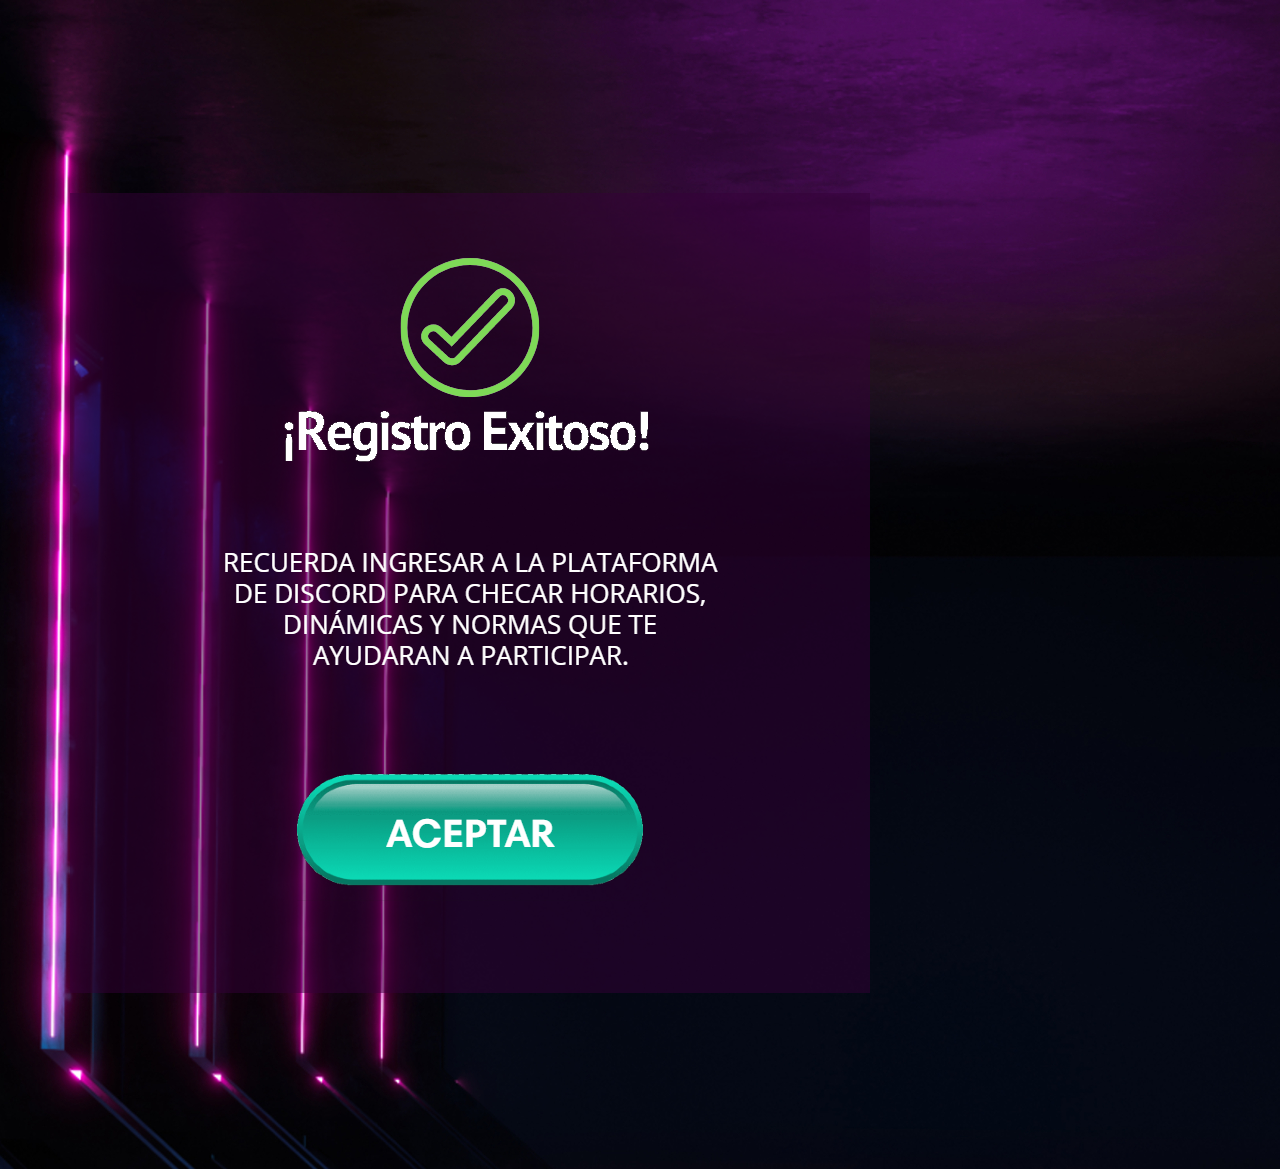
<file: notificacion.html>
<!DOCTYPE html>
<html lang="en">

<head>
    <meta charset="UTF-8">
    <meta name="viewport" content="width=device-width, initial-scale=1, shrink-to-fit=no">
    <meta name="keywords" content="HOMEN, HP, GAMING, EXPERIENCE GAMING" />
    <meta name="description" content="OMEN GAMONG EXPERIENCE" />
    <title>OMEN GAMING EXPERIENCE</title>

    <!--font-awesome icons link-->
    <link rel="shortcut icon" type="image/x-icon" href="ico.png">
    <link rel="stylesheet" href="css/font-awesome.min.css">
    <!-- Bootstrap CSS -->
    <link rel="stylesheet" href="css/bootstrap.min.css">
    <link rel="stylesheet" href="css/slick.css">
    <link rel="stylesheet" href="css/venobox.css">
    <link rel="stylesheet" href="css/lightbox.min.css">
    <!--main style file-->
    <link rel="stylesheet" href="css/style.css">
    <link rel="stylesheet" href="css/responsive.css">
    <link rel="stylesheet" href="agenda/style.css">

    
</head>

<body id="darkmode" class="index3">

    <!-- ABOUT AREA START -->
    <section id="about" style="background-image: url('images/banner-bg3.jpg');">
        <br><br>
        <div class="container">
            <div class="row about-pt">

                <center><a href="home.html" style="cursor: pointer;"><img src="images/notificacion.png" style="width: 100%;"></a></center>

            </div>
        </div>
        <br><br><br><br>
    </section>
    <!-- ABOUT AREA END -->


    <!-- JavaScript -->
    <script src="js/jquery-3.3.1.min.js"></script>
    <script src="js/bootstrap.min.js"></script>
    <script src="js/slick.min.js"></script>
    <script src="js/venobox.min.js"></script>
    <script src="js/lightbox.min.js"></script>
    <script src="js/counterup.min.js"></script>
    <script src="js/waypoints.min.js"></script>
    <script src="js/custom.js"></script>

</body>

</html>
</file>
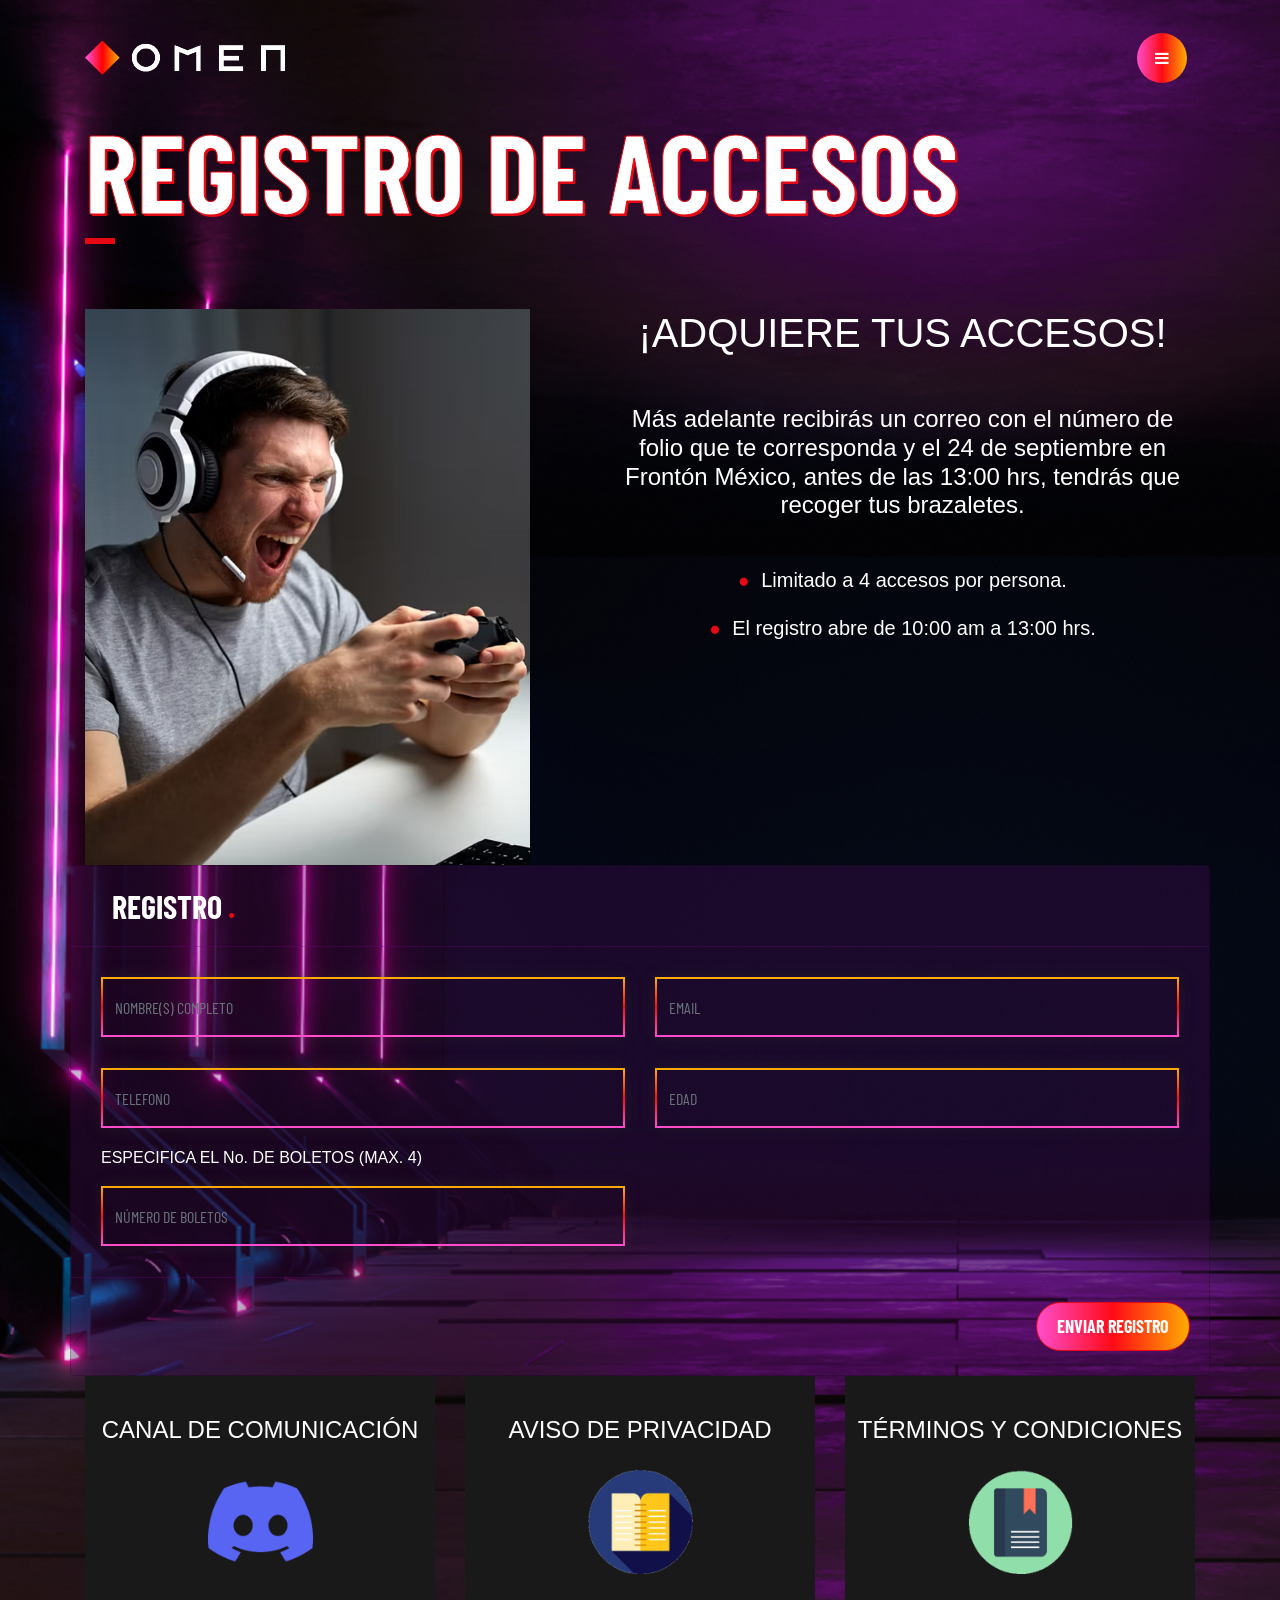
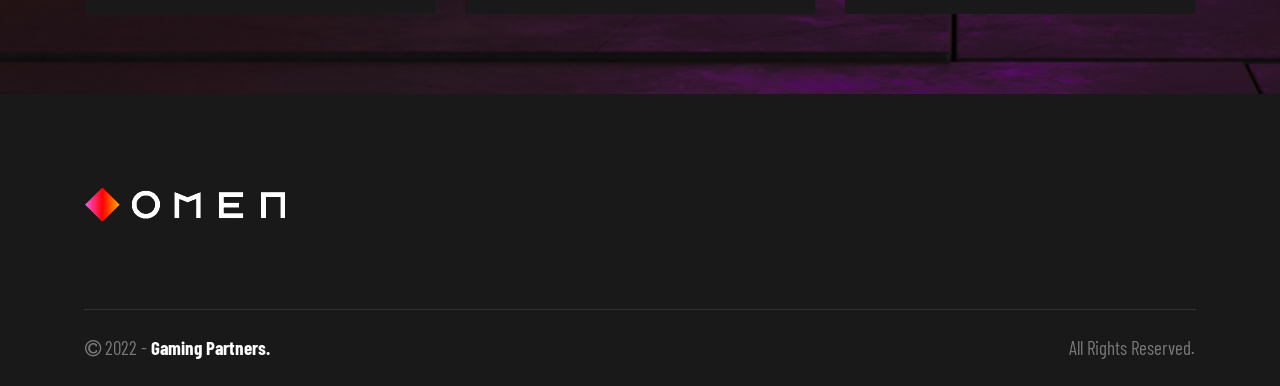
<file: registro-accesos-coorporativo-01100011 01101111 01110010 01110000 01101111 01110010 01100001 01110100 01101001 01110110 01101111.html>
<!DOCTYPE html>
<html lang="en">

<head>
    <meta charset="UTF-8">
    <meta name="viewport" content="width=device-width, initial-scale=1, shrink-to-fit=no">
    <meta name="keywords" content="HOMEN, HP, GAMING, EXPERIENCE GAMING" />
    <meta name="description" content="OMEN GAMONG EXPERIENCE" />
    <title>REGISTRO ACCESO GENERAL - OMEN GAMING EXPERIENCE</title>

    <!--font-awesome icons link-->

    <link rel="shortcut icon" type="image/x-icon" href="ico.png">
    <link rel="stylesheet" href="css/font-awesome.min.css">

    <!-- Bootstrap CSS -->
    <link rel="stylesheet" href="css/bootstrap.min.css">
    <link rel="stylesheet" href="css/slick.css">
    <link rel="stylesheet" href="css/venobox.css">
    <link rel="stylesheet" href="css/lightbox.min.css">
    <!--main style file-->
    <link rel="stylesheet" href="css/style.css">
    <link rel="stylesheet" href="css/responsive.css">
</head>

<body id="darkmode">


    <!-- Modal -->

    <!-- HEADER AREA START -->
    <nav class="navbar navbar-expand-lg navbar-light bg-light sticky-top" id="navber">
        <div class="container">
            <a class="navbar-brand" href="home.html"><img src="images/logo.png" alt=""></a>
            <div class="menu-main" id="navbarSupportedContent">
                <ul class="navbar-nav ml-auto menu-item">

                    <li class="nav-item">
                        <a class="nav-link menu-icon"><i class="fa fa-bars" aria-hidden="true"></i></a>
                    </li>
                </ul>
            </div>
        </div>
        <div class="custom-menubar">
            <ul class="nav-link-block">
                <li>
                    <a href="home.html#banner" class="menu-link">INICIO</a>
                </li>
                <li>
                    <a href="home.html#about" class="menu-link">CONOCENOS</a>
                </li>
                <li>
                    <a href="home.html#torneos" class="menu-link">TORNEOS</a>
                </li>
                <li>
                    <a href="home.html#talentos" class="menu-link">TALENTO</a>
                </li>
            </ul>
            
            <div class="menu-close">
                <a class="hide-menu-btn"><i class="fa fa-times" aria-hidden="true"></i></a>
            </div>
        </div>
    </nav>
    <!-- HEADER AREA END -->

    <!-- ABOUT AREA START -->
    <section id="about" style="background-image: url('images/banner-bg3.jpg');">
        <div class="container">
            <div class="row">
                <div class="col-lg-12 heading"><br>
                    <h3>REGISTRO DE ACCESOS</h3>
                </div>
            </div>
            <div class="row about-pt">
                <div class="col-lg-5 ">                    
                    <img src="images/about2.png" alt="about-img" class="img-fluid" style="width: 150%;">
                </div>
                <div class="col-lg-7">
                    <div class="about-txt" style="text-align: justify;">
                        <center>
                        <h1 style="color: white;">¡ADQUIERE TUS ACCESOS!</h1><br><br>
                        <h4 style="color: white !important;">
                        Más adelante recibirás un correo con el número de folio que  te corresponda y el 24 de septiembre en Frontón México, antes de las 13:00 hrs, tendrás que recoger tus brazaletes.</h4><br><br>
                        <h5 style="color: white;"><span>●</span> Limitado a 4 accesos  por persona.</h5><br>
                        <h5 style="color: white;"><span>●</span> El registro abre de 10:00 am a 13:00  hrs.</h5><br><br><br>
                        </center>
                    </div>
                </div>  

                <br><br>

                <div class="modal-content">
                    <form action='registro_boletoscoorporativo.php' method="POST" enctype="multipart/form-data" id='contact_form'>
                        <div class="modal-header">
                            <center><h3 class="modal-title">REGISTRO <b>.</b></h3></center>
                        </div>
                        <div class="modal-body">
                            <div class="row contact-box">
                                <div class="col-lg-6">
                                    <div class="form-group">
                                        <input type="name" name="name" class="form-control" placeholder="NOMBRE(S) COMPLETO" required >
                                    </div>
                                </div>
                                <div class="col-lg-6">
                                    <div class="form-group">
                                        <input type="email" name="email" class="form-control" placeholder="EMAIL" required>
                                    </div>
                                </div>
                                <div class="col-lg-6">
                                    <div class="form-group">
                                        <input type="phone" name="phone" class="form-control" placeholder="TELEFONO" required>
                                    </div>
                                </div>
                                <div class="col-lg-6">
                                    <div class="form-group">
                                        <input type="text" name="edge" class="form-control" placeholder="EDAD" required>
                                    </div>
                                </div>
                                <div class="col-lg-6">
                                    <div class="form-group">
                                        <p style="color: white;">ESPECIFICA EL No. DE BOLETOS (MAX. 4)</p>
                                        <input type="text" name="boletos" class="form-control" placeholder="NÚMERO DE BOLETOS" required pattern="[1234]{1}" required>
                                    </div>
                                </div>
                                
                            </div>
                        </div>
                        <div class="modal-footer">
                            <button type="submit" class="main-btn model-btn">ENVIAR REGISTRO</button>
                        </div>
                    </form>
                </div>


                <br><br>

                <div class="container">
                    <div class="row">
                        <div class="col-lg-4 col-sm-8 text-center">                            
                            <div class="counter-item">
                                <h4 style="color: white;">CANAL DE COMUNICACIÓN</h4><br>
                                <a href="https://discord.gg/yxPnCQBTb3" target="_blank"><img src="images/discord.png" style="width: 30%;"></a>
                            </div>
                            
                        </div>
                        <div class="col-lg-4 col-sm-8 text-center">                            
                            <div class="counter-item">
                                <h4 style="color: white;">AVISO DE PRIVACIDAD</h4><br>
                                <a href="https://mega.nz/file/ovpEGBjb#7Cr5XZtNwqtbt6IPsJIm2Gs8hVNkXiduGUZV9zdehP8" target="_blank"><img src="images/ap.png" style="width: 30%;"></a>
                            </div>
                            
                        </div>
                        <br>
                        <div class="col-lg-4 col-sm-8 text-center">                            
                            <div class="counter-item">
                                <h4 style="color: white;">TÉRMINOS Y CONDICIONES</h4><br>
                                <a href="https://mega.nz/file/E6oXXB5Q#qxcBMcffgUFceujxsOz3EfMARVut-jik9xxDMug2Ehc" target="_blank"><img src="images/tyc.png" style="width: 30%;"></a>
                            </div>
                            
                        </div>
                    </div>
                </div>

            </div>
        </div>
    </section>
    <!-- ABOUT AREA END -->

    
    <!-- Modal -->

    
    
    <!-- FOOTER AREA START -->
    <section id="footer">
        <div class="container">
            <div class="row">
                <div class="col-lg-12 footer-logo">
                    <a href="home.html"><img src="images/logo.png" alt=""></a>
                    
                </div>
            </div>
        </div>
    </section>
    <!-- FOOTER AREA END -->

    <!-- COPY_RIGHT AREA START -->
    <section id="copy_right">
        <div class="container">
            <div class="row">
                <div class="col-lg-12">
                    <div class="row">
                        <div class="col-lg-6 col-sm-7 copy-right-txt">
                            <p><i class="fa fa-copyright" aria-hidden="true"></i> 2022 - <a href="https://www.gaming-partners.com/" target="_blank">Gaming Partners.</a></p>
                        </div>
                        <div class="col-lg-6 col-sm-5 text-right copy-right-txt">
                            <p>All Rights Reserved.</p>
                        </div>
                    </div>
                </div>
            </div>
        </div>
    </section>
    <!-- COPY_RIGHT AREA END -->

    <!-- JavaScript -->
    <script src="js/jquery-3.3.1.min.js"></script>
    <script src="js/bootstrap.min.js"></script>
    <script src="js/slick.min.js"></script>
    <script src="js/venobox.min.js"></script>
    <script src="js/lightbox.min.js"></script>
    <script src="js/counterup.min.js"></script>
    <script src="js/waypoints.min.js"></script>
    <script src="js/custom.js"></script>

</body>

</html>
</file>
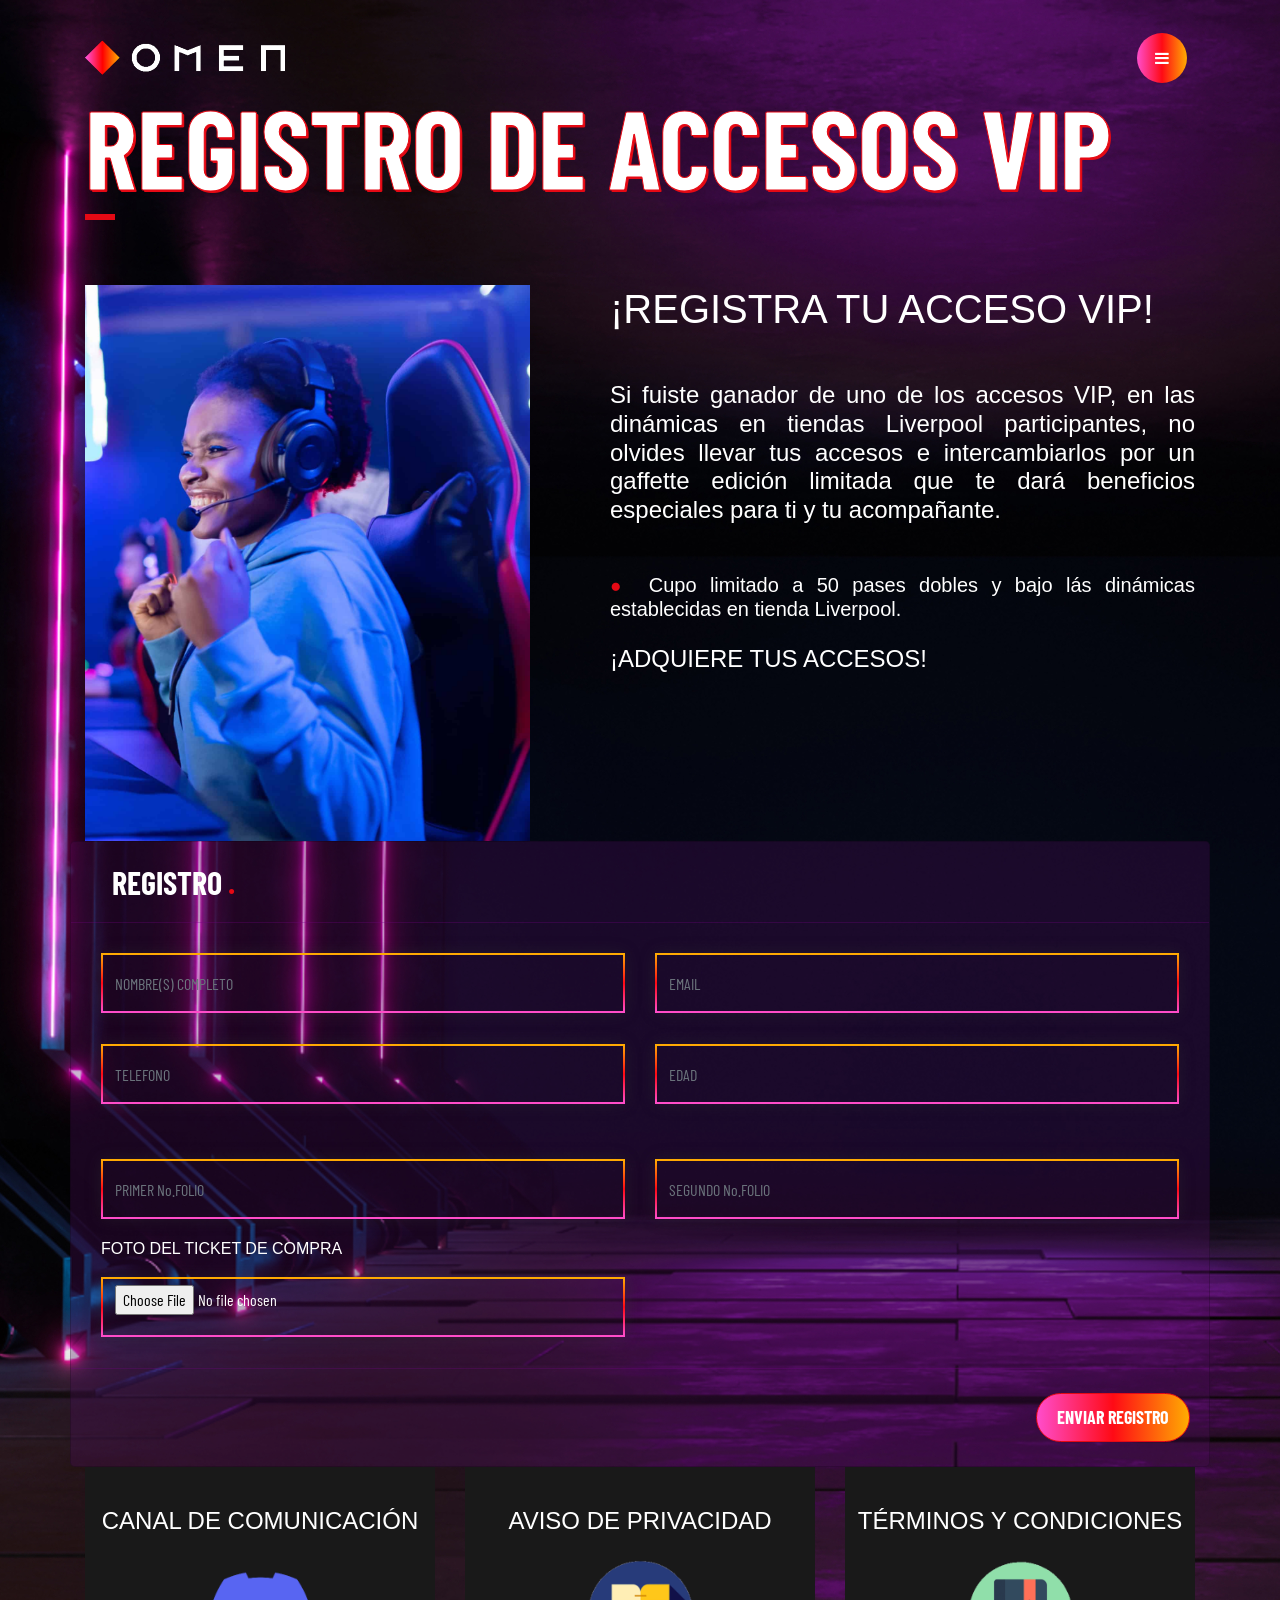
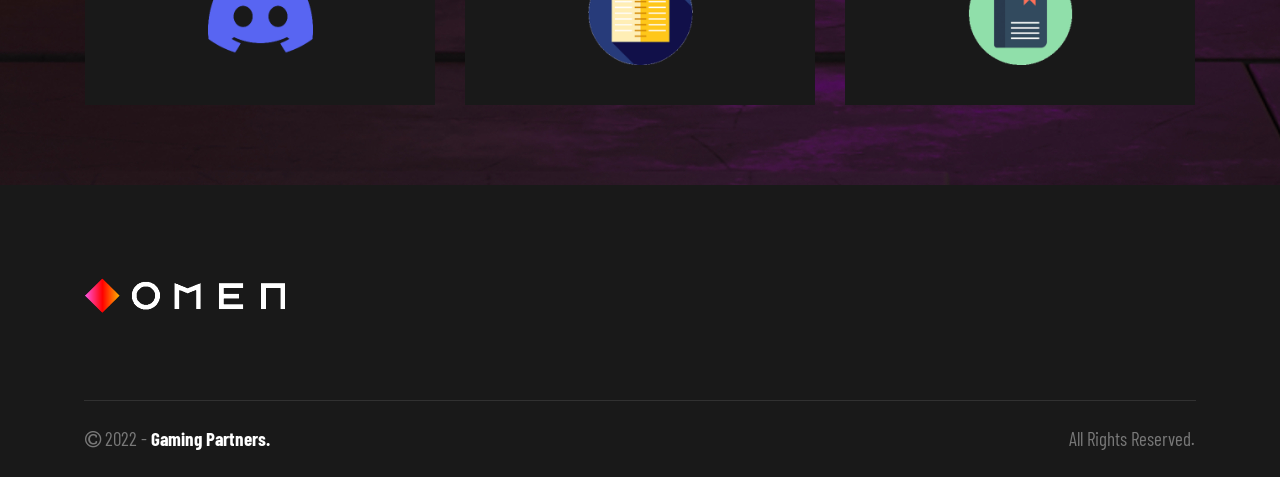
<file: registro-accesos-vip-01101111-01101101-01100101-01101110.html>
<!DOCTYPE html>
<html lang="en">

<head>
    <meta charset="UTF-8">
    <meta name="viewport" content="width=device-width, initial-scale=1, shrink-to-fit=no">
    <meta name="keywords" content="HOMEN, HP, GAMING, EXPERIENCE GAMING" />
    <meta name="description" content="OMEN GAMONG EXPERIENCE" />
    <title>REGISTRO ACCESO VIP - OMEN GAMING EXPERIENCE</title>

    <!--font-awesome icons link-->

    <link rel="shortcut icon" type="image/x-icon" href="ico.png">
    <link rel="stylesheet" href="css/font-awesome.min.css">

    <!-- Bootstrap CSS -->
    <link rel="stylesheet" href="css/bootstrap.min.css">
    <link rel="stylesheet" href="css/slick.css">
    <link rel="stylesheet" href="css/venobox.css">
    <link rel="stylesheet" href="css/lightbox.min.css">
    <!--main style file-->
    <link rel="stylesheet" href="css/style.css">
    <link rel="stylesheet" href="css/responsive.css">
</head>

<body id="darkmode">
    

    <!-- Modal -->

    <!-- HEADER AREA START -->
    <nav class="navbar navbar-expand-lg navbar-light bg-light sticky-top" id="navber">
        <div class="container">
            <a class="navbar-brand" href="home.html"><img src="images/logo.png" alt=""></a>
            <div class="menu-main" id="navbarSupportedContent">
                <ul class="navbar-nav ml-auto menu-item">

                    <li class="nav-item">
                        <a class="nav-link menu-icon"><i class="fa fa-bars" aria-hidden="true"></i></a>
                    </li>
                </ul>
            </div>
        </div>
        <div class="custom-menubar">
            <ul class="nav-link-block">
                <li>
                    <a href="home.html#banner" class="menu-link">INICIO</a>
                </li>
                <li>
                    <a href="home.html#about" class="menu-link">CONOCENOS</a>
                </li>
                <li>
                    <a href="home.html#torneos" class="menu-link">TORNEOS</a>
                </li>
                <li>
                    <a href="home.html#talentos" class="menu-link">TALENTO</a>
                </li>
            </ul>
            
            <div class="menu-close">
                <a class="hide-menu-btn"><i class="fa fa-times" aria-hidden="true"></i></a>
            </div>
        </div>
    </nav>
    <!-- HEADER AREA END -->

    <!-- ABOUT AREA START -->
    <section id="about" style="background-image: url('images/banner-bg3.jpg');">
        <div class="container">
            <div class="row">
                <div class="col-lg-12 heading">
                    <h3>REGISTRO DE ACCESOS VIP</h3>
                </div>
            </div>
            <div class="row about-pt">
                <div class="col-lg-5 ">                    
                    <img src="images/about3.png" alt="about-img" class="img-fluid" style="width: 150%;">
                </div>
                <div class="col-lg-7">
                    <div class="about-txt" style="text-align: justify;">
                        <h1 style="color: white !important;">¡REGISTRA TU ACCESO VIP!</h1><br><br>
                        <h4 style="color: white !important;">Si fuiste ganador de uno de los accesos VIP, en las dinámicas en tiendas Liverpool participantes,  no olvides llevar tus accesos e intercambiarlos por un gaffette edición limitada que te dará beneficios especiales para ti y tu acompañante.</h4><br><br>
                        <h5 style="color: white;"><span>●</span> Cupo limitado a 50 pases dobles y bajo lás dinámicas establecidas en tienda Liverpool.</h5><br>
                        <h4 style="color: white;">¡ADQUIERE TUS ACCESOS!</h4><br><br>
                    </div>
                </div>  

                <br><br>


                <div class="modal-content">
                    <form action='registro_boletosvip.php' method="POST" enctype="multipart/form-data" id='contact_form'>
                        <div class="modal-header">
                            <center><h3 class="modal-title">REGISTRO <b>.</b></h3></center>
                        </div>
                        <div class="modal-body">
                            <div class="row contact-box">
                                <div class="col-lg-6">
                                    <div class="form-group">
                                        <input type="name" name="name" class="form-control" placeholder="NOMBRE(S) COMPLETO" required>
                                    </div>
                                </div>                                
                                <div class="col-lg-6">
                                    <div class="form-group">
                                        <input type="email" name="email" class="form-control" placeholder="EMAIL" required>
                                    </div>
                                </div>
                                <div class="col-lg-6">
                                    <div class="form-group">
                                        <input type="phone" name="phone" class="form-control" placeholder="TELEFONO" required>
                                    </div>
                                </div>                                
                                <div class="col-lg-6">
                                    <div class="form-group">
                                        <input type="text" name="edge" class="form-control" placeholder="EDAD" required>
                                    </div>
                                </div>
                                <div class="col-lg-6">
                                    <div class="form-group"><br>
                                        <input type="text" name="folio1" class="form-control" placeholder="PRIMER No.FOLIO" required>
                                    </div>
                                </div>
                                <div class="col-lg-6">
                                    <div class="form-group"><br>
                                        <input type="text" name="folio2" class="form-control" placeholder="SEGUNDO No.FOLIO" >
                                    </div>
                                </div>
                                <div class="col-lg-6">
                                    <div class="form-group">
                                        <p style="color: white;">FOTO DEL TICKET DE COMPRA</p>
                                        <input type="file" name="imagenuno" class="form-control" required>
                                    </div>
                                </div>
                                
                                
                                
                            </div>
                        </div>
                        <div class="modal-footer">
                            <button type="submit" class="main-btn model-btn">ENVIAR REGISTRO</button>
                        </div>
                    </form>
                </div>

                <br><br>

                <div class="container">
                    <div class="row">
                        <div class="col-lg-4 col-sm-8 text-center">                            
                            <div class="counter-item">
                                <h4 style="color: white;">CANAL DE COMUNICACIÓN</h4><br>
                                <a href="https://discord.gg/yxPnCQBTb3" target="_blank"><img src="images/discord.png" style="width: 30%;"></a>
                            </div>
                            
                        </div>
                        <div class="col-lg-4 col-sm-8 text-center">                            
                            <div class="counter-item">
                                <h4 style="color: white;">AVISO DE PRIVACIDAD</h4><br>
                                <a href="https://mega.nz/file/ovpEGBjb#7Cr5XZtNwqtbt6IPsJIm2Gs8hVNkXiduGUZV9zdehP8" target="_blank"><img src="images/ap.png" style="width: 30%;"></a>
                            </div>
                            
                        </div>
                        <br>
                        <div class="col-lg-4 col-sm-8 text-center">                            
                            <div class="counter-item">
                                <h4 style="color: white;">TÉRMINOS Y CONDICIONES</h4><br>
                                <a href="https://mega.nz/file/E6oXXB5Q#qxcBMcffgUFceujxsOz3EfMARVut-jik9xxDMug2Ehc" target="_blank"><img src="images/tyc.png" style="width: 30%;"></a>
                            </div>
                            
                        </div>
                    </div>
                </div>

            </div>
        </div>
    </section>
    <!-- ABOUT AREA END -->

    
    <!-- Modal -->

    
    
    <!-- FOOTER AREA START -->
    <section id="footer">
        <div class="container">
            <div class="row">
                <div class="col-lg-12 footer-logo">
                    <a href="home.html"><img src="images/logo.png" alt=""></a>
                    
                </div>
            </div>
        </div>
    </section>
    <!-- FOOTER AREA END -->

    <!-- COPY_RIGHT AREA START -->
    <section id="copy_right">
        <div class="container">
            <div class="row">
                <div class="col-lg-12">
                    <div class="row">
                        <div class="col-lg-6 col-sm-7 copy-right-txt">
                            <p><i class="fa fa-copyright" aria-hidden="true"></i> 2022 - <a href="https://www.gaming-partners.com/" target="_blank">Gaming Partners.</a></p>
                        </div>
                        <div class="col-lg-6 col-sm-5 text-right copy-right-txt">
                            <p>All Rights Reserved.</p>
                        </div>
                    </div>
                </div>
            </div>
        </div>
    </section>
    <!-- COPY_RIGHT AREA END -->

    <!-- JavaScript -->
    <script src="js/jquery-3.3.1.min.js"></script>
    <script src="js/bootstrap.min.js"></script>
    <script src="js/slick.min.js"></script>
    <script src="js/venobox.min.js"></script>
    <script src="js/lightbox.min.js"></script>
    <script src="js/counterup.min.js"></script>
    <script src="js/waypoints.min.js"></script>
    <script src="js/custom.js"></script>

</body>

</html>
</file>
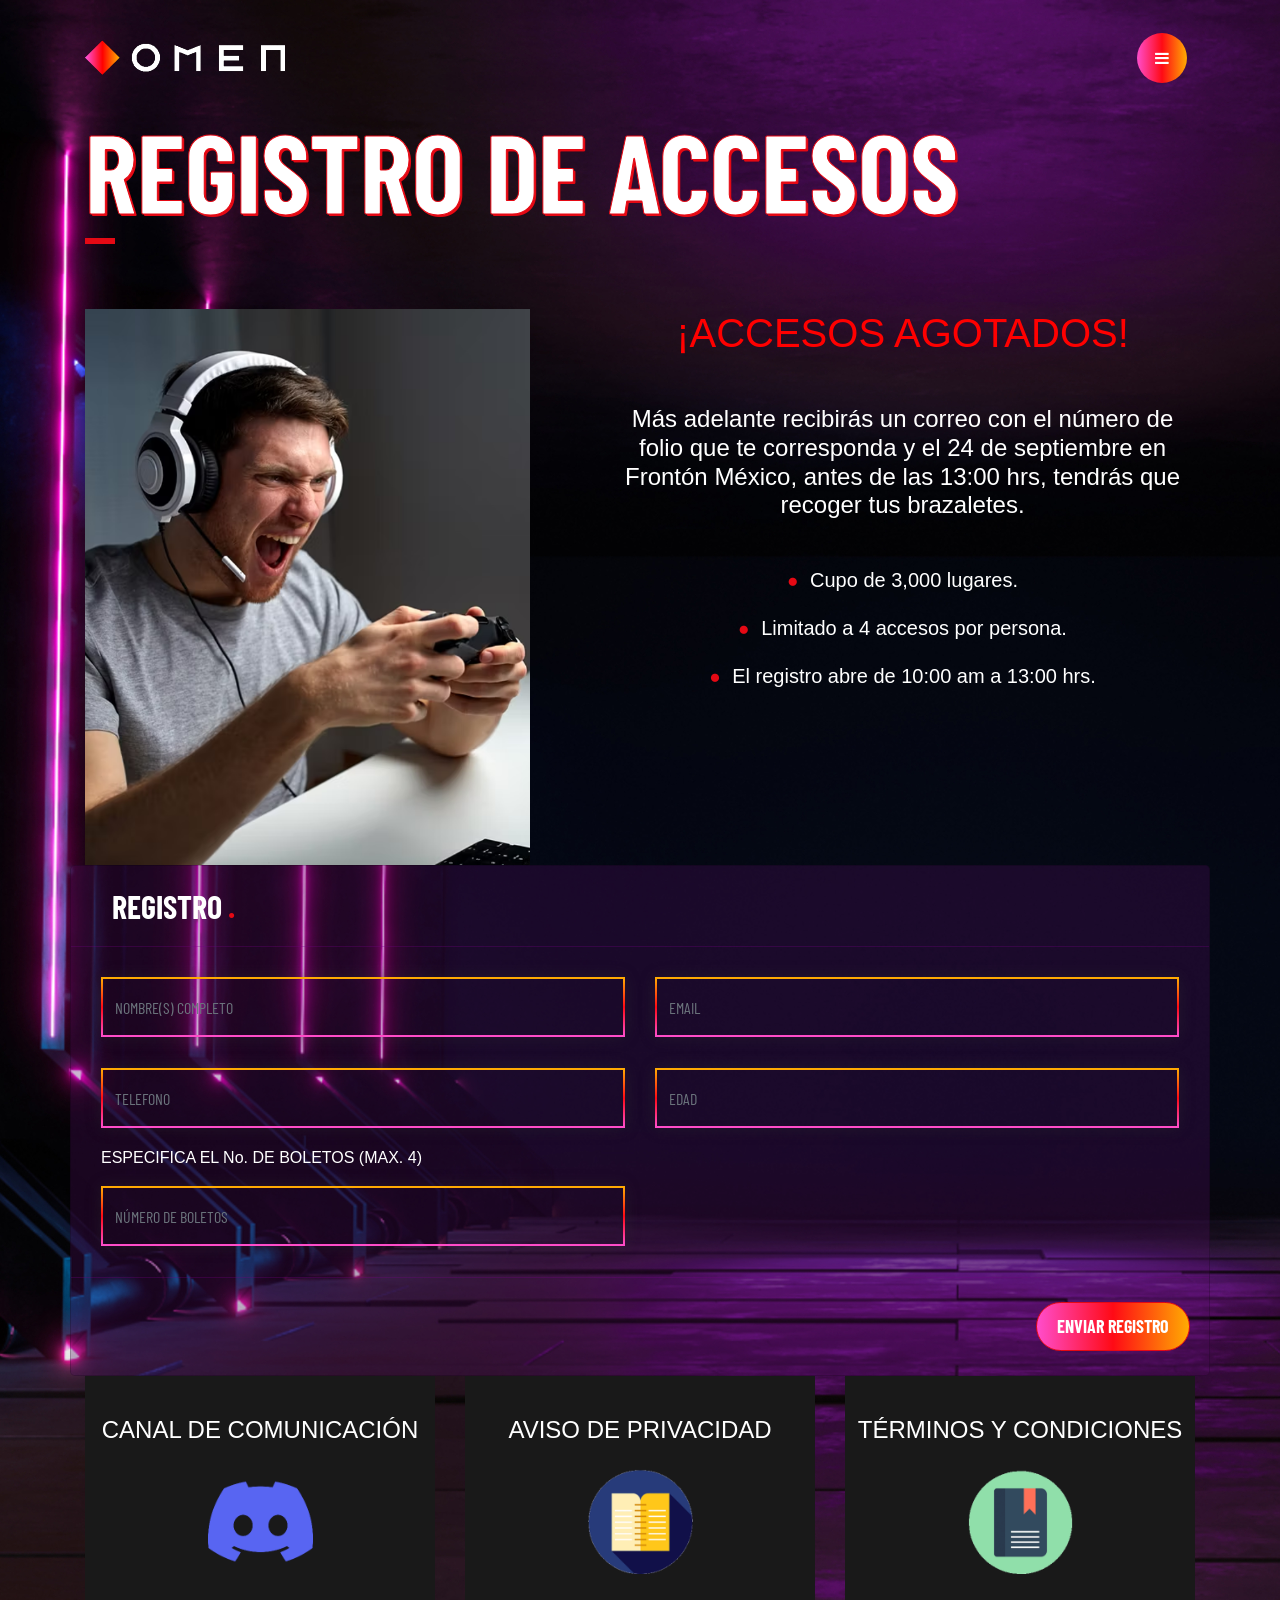
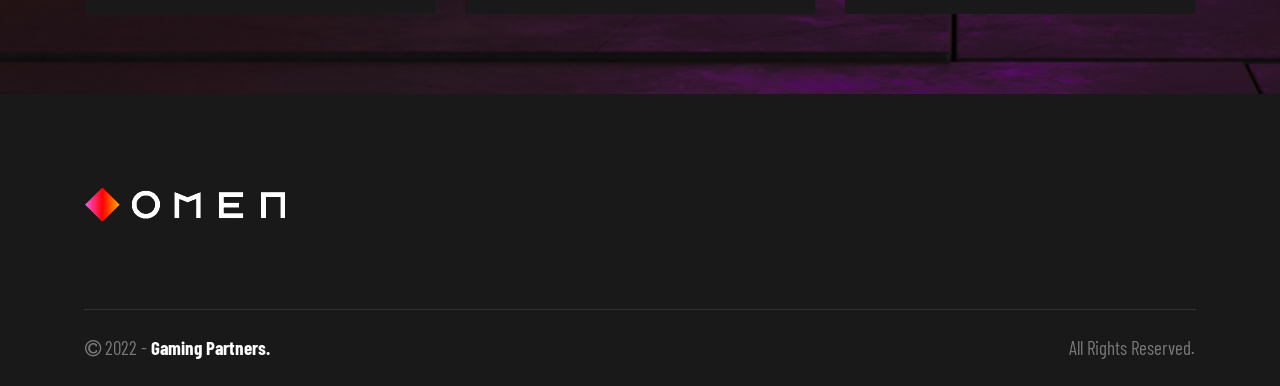
<file: registro-accesos.html>
<!DOCTYPE html>
<html lang="en">

<head>
    <meta charset="UTF-8">
    <meta name="viewport" content="width=device-width, initial-scale=1, shrink-to-fit=no">
    <meta name="keywords" content="HOMEN, HP, GAMING, EXPERIENCE GAMING" />
    <meta name="description" content="OMEN GAMONG EXPERIENCE" />
    <title>REGISTRO ACCESO GENERAL - OMEN GAMING EXPERIENCE</title>

    <!--font-awesome icons link-->

    <link rel="shortcut icon" type="image/x-icon" href="ico.png">
    <link rel="stylesheet" href="css/font-awesome.min.css">

    <!-- Bootstrap CSS -->
    <link rel="stylesheet" href="css/bootstrap.min.css">
    <link rel="stylesheet" href="css/slick.css">
    <link rel="stylesheet" href="css/venobox.css">
    <link rel="stylesheet" href="css/lightbox.min.css">
    <!--main style file-->
    <link rel="stylesheet" href="css/style.css">
    <link rel="stylesheet" href="css/responsive.css">
</head>

<body id="darkmode">


    <!-- Modal -->

    <!-- HEADER AREA START -->
    <nav class="navbar navbar-expand-lg navbar-light bg-light sticky-top" id="navber">
        <div class="container">
            <a class="navbar-brand" href="home.html"><img src="images/logo.png" alt=""></a>
            <div class="menu-main" id="navbarSupportedContent">
                <ul class="navbar-nav ml-auto menu-item">

                    <li class="nav-item">
                        <a class="nav-link menu-icon"><i class="fa fa-bars" aria-hidden="true"></i></a>
                    </li>
                </ul>
            </div>
        </div>
        <div class="custom-menubar">
            <ul class="nav-link-block">
                <li>
                    <a href="home.html#banner" class="menu-link">INICIO</a>
                </li>
                <li>
                    <a href="home.html#about" class="menu-link">CONOCENOS</a>
                </li>
                <li>
                    <a href="home.html#torneos" class="menu-link">TORNEOS</a>
                </li>
                <li>
                    <a href="home.html#talentos" class="menu-link">TALENTO</a>
                </li>
            </ul>
            
            <div class="menu-close">
                <a class="hide-menu-btn"><i class="fa fa-times" aria-hidden="true"></i></a>
            </div>
        </div>
    </nav>
    <!-- HEADER AREA END -->

    <!-- ABOUT AREA START -->
    <section id="about" style="background-image: url('images/banner-bg3.jpg');">
        <div class="container">
            <div class="row">
                <div class="col-lg-12 heading"><br>
                    <h3>REGISTRO DE ACCESOS</h3>
                </div>
            </div>
            <div class="row about-pt">
                <div class="col-lg-5 ">                    
                    <img src="images/about2.png" alt="about-img" class="img-fluid" style="width: 150%;">
                </div>
                <div class="col-lg-7">
                    <div class="about-txt" style="text-align: justify;">
                        <center>
                        <h1 style="color: red;">¡ACCESOS AGOTADOS!</h1><br><br>
                        <h4 style="color: white !important;">
                        Más adelante recibirás un correo con el número de folio que  te corresponda y el 24 de septiembre en Frontón México, antes de las 13:00 hrs, tendrás que recoger tus brazaletes.</h4><br><br>
                        <h5 style="color: white;"><span>●</span> Cupo de 3,000 lugares.</h5><br>
                        <h5 style="color: white;"><span>●</span> Limitado a 4 accesos  por persona.</h5><br>
                        <h5 style="color: white;"><span>●</span> El registro abre de 10:00 am a 13:00  hrs.</h5><br><br><br>
                        </center>
                    </div>
                </div>  

                <br><br>


                <div class="modal-content">
                    <form action='registro_boletos.php' method="POST" enctype="multipart/form-data" id='contact_form'>
                        <div class="modal-header">
                            <center><h3 class="modal-title">REGISTRO <b>.</b></h3></center>
                        </div>
                        <div class="modal-body">
                            <div class="row contact-box">
                                <div class="col-lg-6">
                                    <div class="form-group">
                                        <input type="name" name="name" class="form-control" placeholder="NOMBRE(S) COMPLETO" required >
                                    </div>
                                </div>
                                <div class="col-lg-6">
                                    <div class="form-group">
                                        <input type="email" name="email" class="form-control" placeholder="EMAIL" required>
                                    </div>
                                </div>
                                <div class="col-lg-6">
                                    <div class="form-group">
                                        <input type="phone" name="phone" class="form-control" placeholder="TELEFONO" required>
                                    </div>
                                </div>
                                <div class="col-lg-6">
                                    <div class="form-group">
                                        <input type="text" name="edge" class="form-control" placeholder="EDAD" required>
                                    </div>
                                </div>
                                <div class="col-lg-6">
                                    <div class="form-group">
                                        <p style="color: white;">ESPECIFICA EL No. DE BOLETOS (MAX. 4)</p>
                                        <input type="text" name="boletos" class="form-control" placeholder="NÚMERO DE BOLETOS" required pattern="[1234]{1}" required>
                                    </div>
                                </div>
                                
                            </div>
                        </div>
                        <div class="modal-footer">
                            <button type="submit" class="main-btn model-btn">ENVIAR REGISTRO</button>
                        </div>
                    </form>
                </div>


                <br><br>

                <div class="container">
                    <div class="row">
                        <div class="col-lg-4 col-sm-8 text-center">                            
                            <div class="counter-item">
                                <h4 style="color: white;">CANAL DE COMUNICACIÓN</h4><br>
                                <a href="https://discord.gg/yxPnCQBTb3" target="_blank"><img src="images/discord.png" style="width: 30%;"></a>
                            </div>
                            
                        </div>
                        <div class="col-lg-4 col-sm-8 text-center">                            
                            <div class="counter-item">
                                <h4 style="color: white;">AVISO DE PRIVACIDAD</h4><br>
                                <a href="https://mega.nz/file/ovpEGBjb#7Cr5XZtNwqtbt6IPsJIm2Gs8hVNkXiduGUZV9zdehP8" target="_blank"><img src="images/ap.png" style="width: 30%;"></a>
                            </div>
                            
                        </div>
                        <br>
                        <div class="col-lg-4 col-sm-8 text-center">                            
                            <div class="counter-item">
                                <h4 style="color: white;">TÉRMINOS Y CONDICIONES</h4><br>
                                <a href="https://mega.nz/file/E6oXXB5Q#qxcBMcffgUFceujxsOz3EfMARVut-jik9xxDMug2Ehc" target="_blank"><img src="images/tyc.png" style="width: 30%;"></a>
                            </div>
                            
                        </div>
                    </div>
                </div>

            </div>
        </div>
    </section>
    <!-- ABOUT AREA END -->

    
    <!-- Modal -->

    
    
    <!-- FOOTER AREA START -->
    <section id="footer">
        <div class="container">
            <div class="row">
                <div class="col-lg-12 footer-logo">
                    <a href="home.html"><img src="images/logo.png" alt=""></a>
                    
                </div>
            </div>
        </div>
    </section>
    <!-- FOOTER AREA END -->

    <!-- COPY_RIGHT AREA START -->
    <section id="copy_right">
        <div class="container">
            <div class="row">
                <div class="col-lg-12">
                    <div class="row">
                        <div class="col-lg-6 col-sm-7 copy-right-txt">
                            <p><i class="fa fa-copyright" aria-hidden="true"></i> 2022 - <a href="https://www.gaming-partners.com/" target="_blank">Gaming Partners.</a></p>
                        </div>
                        <div class="col-lg-6 col-sm-5 text-right copy-right-txt">
                            <p>All Rights Reserved.</p>
                        </div>
                    </div>
                </div>
            </div>
        </div>
    </section>
    <!-- COPY_RIGHT AREA END -->

    <!-- JavaScript -->
    <script src="js/jquery-3.3.1.min.js"></script>
    <script src="js/bootstrap.min.js"></script>
    <script src="js/slick.min.js"></script>
    <script src="js/venobox.min.js"></script>
    <script src="js/lightbox.min.js"></script>
    <script src="js/counterup.min.js"></script>
    <script src="js/waypoints.min.js"></script>
    <script src="js/custom.js"></script>

</body>

</html>
</file>
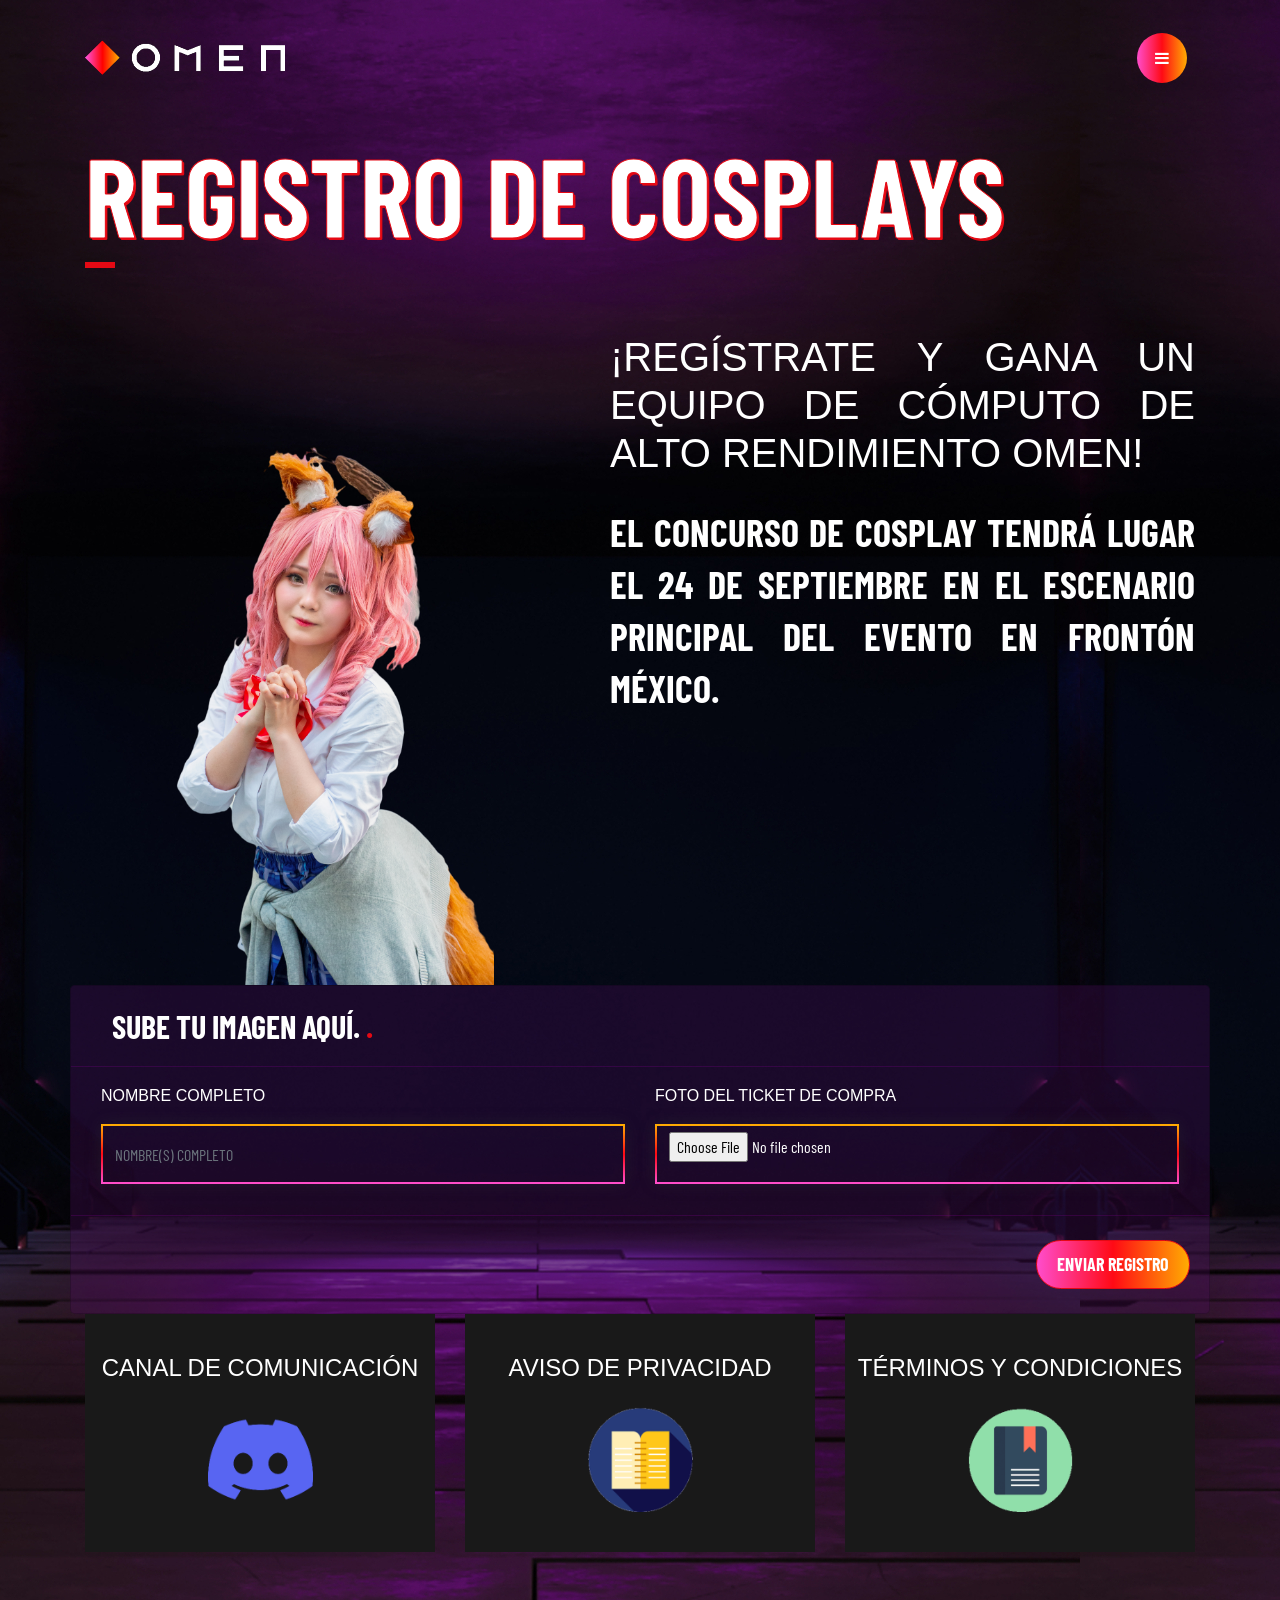
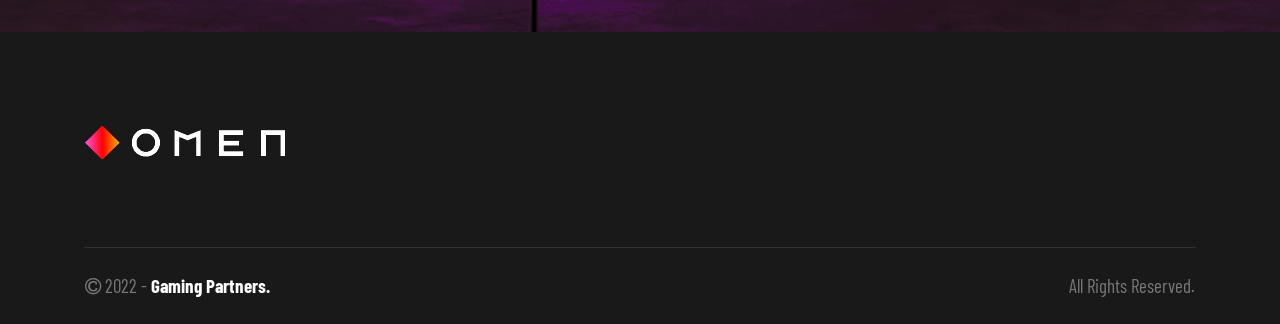
<file: registro-cosplay-imagen.html>
<!DOCTYPE html>
<html lang="en">

<head>
    <meta charset="UTF-8">
    <meta name="viewport" content="width=device-width, initial-scale=1, shrink-to-fit=no">
    <meta name="keywords" content="HOMEN, HP, GAMING, EXPERIENCE GAMING" />
    <meta name="description" content="OMEN GAMONG EXPERIENCE" />
    <title>REGISTRO ACCESO COSPLAY IMAGEN - OMEN GAMING EXPERIENCE</title>

    <!--font-awesome icons link-->

    <link rel="shortcut icon" type="image/x-icon" href="ico.png">
    <link rel="stylesheet" href="css/font-awesome.min.css">

    <!-- Bootstrap CSS -->
    <link rel="stylesheet" href="css/bootstrap.min.css">
    <link rel="stylesheet" href="css/slick.css">
    <link rel="stylesheet" href="css/venobox.css">
    <link rel="stylesheet" href="css/lightbox.min.css">
    <!--main style file-->
    <link rel="stylesheet" href="css/style.css">
    <link rel="stylesheet" href="css/responsive.css">
</head>

<body id="darkmode">


    <!-- Modal -->

    <!-- HEADER AREA START -->
    <nav class="navbar navbar-expand-lg navbar-light bg-light sticky-top" id="navber">
        <div class="container">
            <a class="navbar-brand" href="home.html"><img src="images/logo.png" alt=""></a>
            <div class="menu-main" id="navbarSupportedContent">
                <ul class="navbar-nav ml-auto menu-item">

                    <li class="nav-item">
                        <a class="nav-link menu-icon"><i class="fa fa-bars" aria-hidden="true"></i></a>
                    </li>
                </ul>
            </div>
        </div>
        <div class="custom-menubar">
            <ul class="nav-link-block">
                <li>
                    <a href="home.html#banner" class="menu-link">INICIO</a>
                </li>
                <li>
                    <a href="home.html#about" class="menu-link">CONOCENOS</a>
                </li>
                <li>
                    <a href="home.html#torneos" class="menu-link">TORNEOS</a>
                </li>
                <li>
                    <a href="home.html#talentos" class="menu-link">TALENTO</a>
                </li>
            </ul>
            
            <div class="menu-close">
                <a class="hide-menu-btn"><i class="fa fa-times" aria-hidden="true"></i></a>
            </div>
        </div>
    </nav>
    <!-- HEADER AREA END -->

    <!-- ABOUT AREA START -->
    <section id="about" style="background-image: url('images/banner-bg6.jpg');">
        <div class="container">
            <div class="row">
                <div class="col-lg-12 heading"><br><br>
                    <h3>REGISTRO DE COSPLAYS</h3>
                </div>
            </div>
            <div class="row about-pt">
                <div class="col-lg-5 "> <br><br><br><br>                    
                    <img src="images/aboutcosplay.png" alt="about-img" class="img-fluid" style="width: 150%;">
                </div>
                <div class="col-lg-7">
                   <div class="about-txt" style="text-align: justify;">
                    <h1 style="color: white !important;">¡REGÍSTRATE Y GANA UN EQUIPO DE CÓMPUTO DE ALTO RENDIMIENTO OMEN! <b></b></h1><br>
                    <h3 style="color: white !important;">El concurso de cosplay tendrá lugar el 24 de septiembre en el escenario principal del evento en Frontón México. <b></b></h3><br>

                    
                </div>
            </div>  

            <br><br>

            <div class="modal-content">
                    <form action='imagencosplay.php' method="POST" enctype="multipart/form-data" id='contact_form'>
                        <div class="modal-header">
                            <center><h3 class="modal-title">SUBE TU IMAGEN AQUÍ. <b>.</b></h3></center>
                        </div>
                        <div class="modal-body">
                            <div class="row contact-box">

                                <div class="col-lg-6">
                                    <div class="form-group">
                                        <p style="color: white;">NOMBRE COMPLETO</p>
                                        <input type="name" name="name" class="form-control" placeholder="NOMBRE(S) COMPLETO" required>
                                    </div>
                                </div>

                                <div class="col-lg-6">
                                    <div class="form-group">
                                        <p style="color: white;">FOTO DEL TICKET DE COMPRA</p>
                                        <center><input type="file" name="imagenuno" class="form-control" required></center>
                                    </div>
                                </div>
                                
                            
                                
                            </div>
                        </div>
                        <div class="modal-footer">
                            <button type="submit" class="main-btn model-btn">ENVIAR REGISTRO</button>
                        </div>
                    </form>
                </div>

            <br><br>

            <div class="container">
                <div class="row">
                    <div class="col-lg-4 col-sm-8 text-center">                            
                        <div class="counter-item">
                            <h4 style="color: white;">CANAL DE COMUNICACIÓN</h4><br>
                            <a href="https://discord.gg/yxPnCQBTb3" target="_blank"><img src="images/discord.png" style="width: 30%;"></a>
                        </div>

                    </div>
                    <div class="col-lg-4 col-sm-8 text-center">                            
                        <div class="counter-item">
                            <h4 style="color: white;">AVISO DE PRIVACIDAD</h4><br>
                            <a href="https://mega.nz/file/ovpEGBjb#7Cr5XZtNwqtbt6IPsJIm2Gs8hVNkXiduGUZV9zdehP8" target="_blank"><img src="images/ap.png" style="width: 30%;"></a>
                        </div>

                    </div>
                    <br>
                    <div class="col-lg-4 col-sm-8 text-center">                            
                        <div class="counter-item">
                            <h4 style="color: white;">TÉRMINOS Y CONDICIONES</h4><br>
                            <a href="https://mega.nz/file/B6J2mCLa#IKEhfSzu6Y-4jjXvFdUKEURkFzLh4oBYi7bVDj0Kj0M" target="_blank"><img src="images/tyc.png" style="width: 30%;"></a>
                        </div>

                    </div>
                </div>
            </div>

        </div>
    </div>
</section>
<!-- ABOUT AREA END -->


<!-- Modal -->



<!-- FOOTER AREA START -->
<section id="footer">
    <div class="container">
        <div class="row">
            <div class="col-lg-12 footer-logo">
                <a href="home.html"><img src="images/logo.png" alt=""></a>

            </div>
        </div>
    </div>
</section>
<!-- FOOTER AREA END -->

<!-- COPY_RIGHT AREA START -->
<section id="copy_right">
    <div class="container">
        <div class="row">
            <div class="col-lg-12">
                <div class="row">
                    <div class="col-lg-6 col-sm-7 copy-right-txt">
                        <p><i class="fa fa-copyright" aria-hidden="true"></i> 2022 - <a href="https://www.gaming-partners.com/" target="_blank">Gaming Partners.</a></p>
                    </div>
                    <div class="col-lg-6 col-sm-5 text-right copy-right-txt">
                        <p>All Rights Reserved.</p>
                    </div>
                </div>
            </div>
        </div>
    </div>
</section>
<!-- COPY_RIGHT AREA END -->

<!-- JavaScript -->
<script src="js/jquery-3.3.1.min.js"></script>
<script src="js/bootstrap.min.js"></script>
<script src="js/slick.min.js"></script>
<script src="js/venobox.min.js"></script>
<script src="js/lightbox.min.js"></script>
<script src="js/counterup.min.js"></script>
<script src="js/waypoints.min.js"></script>
<script src="js/custom.js"></script>

</body>

</html>
</file>
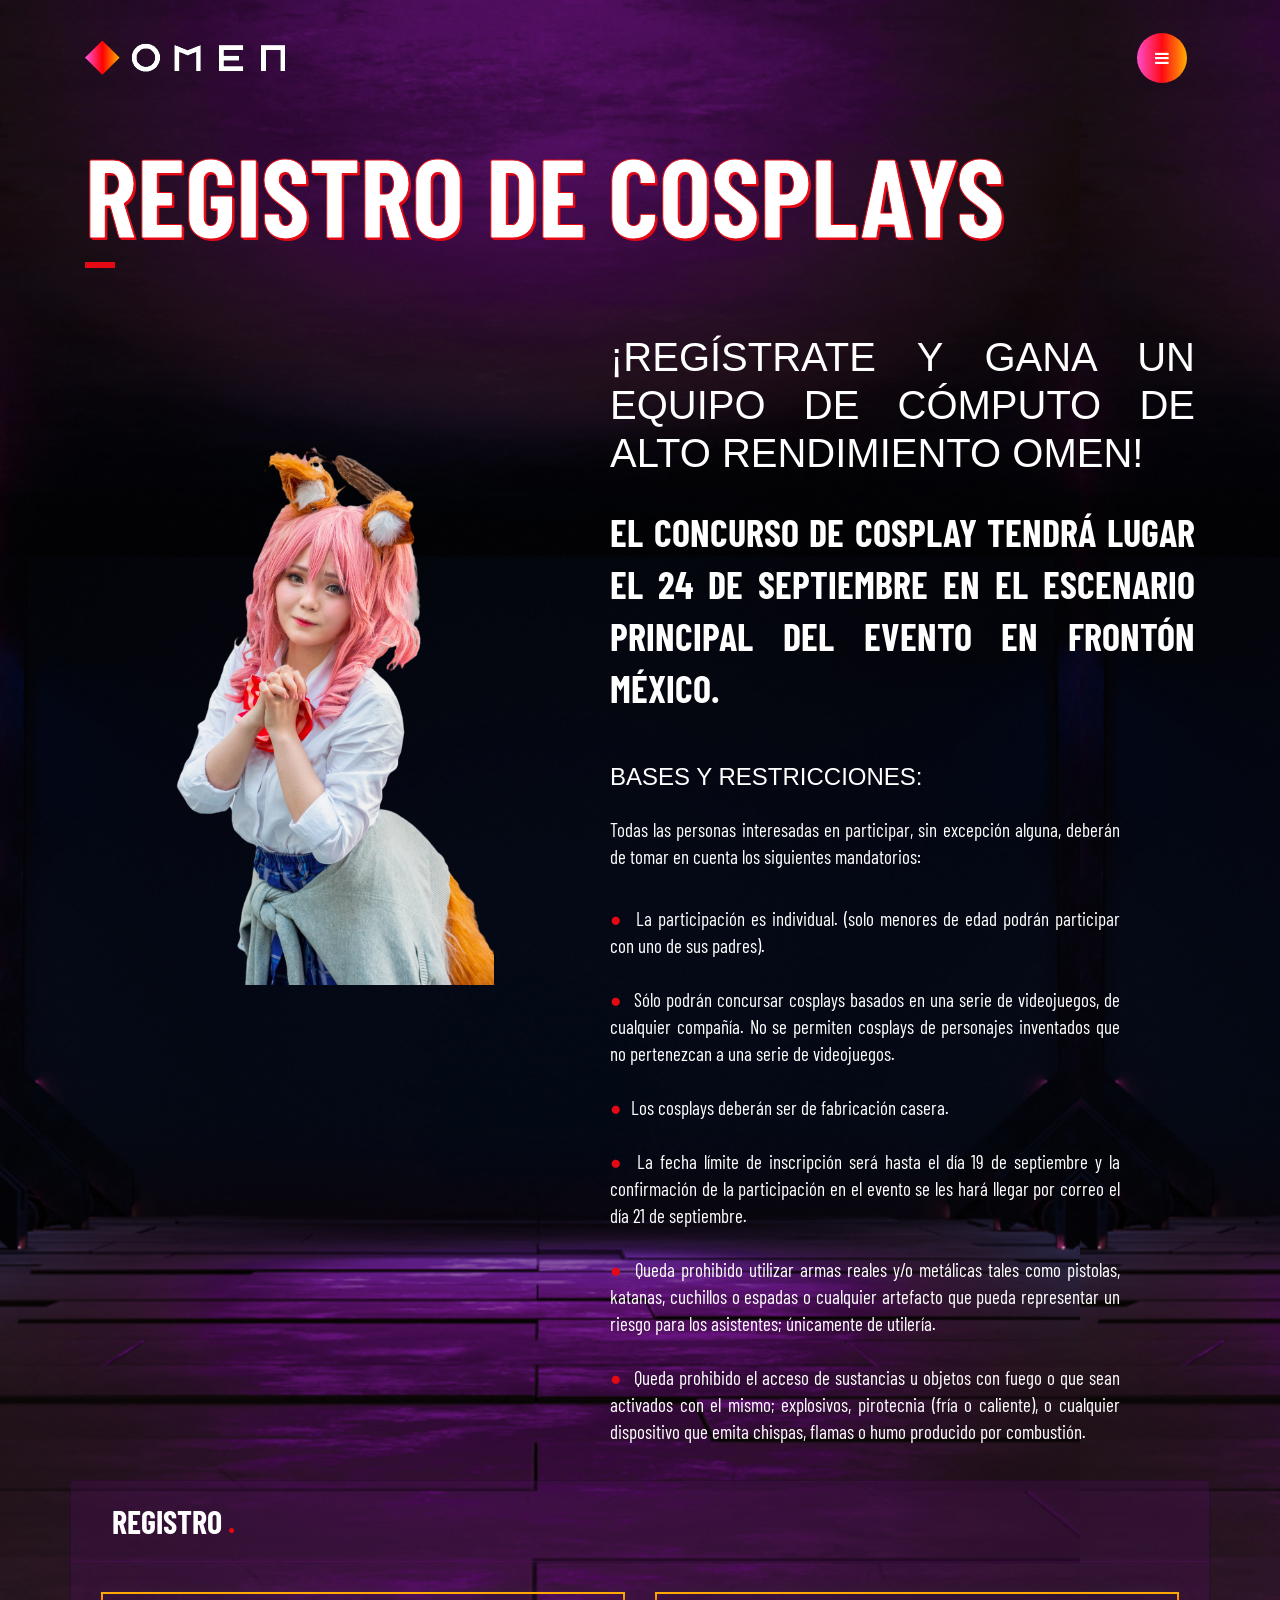
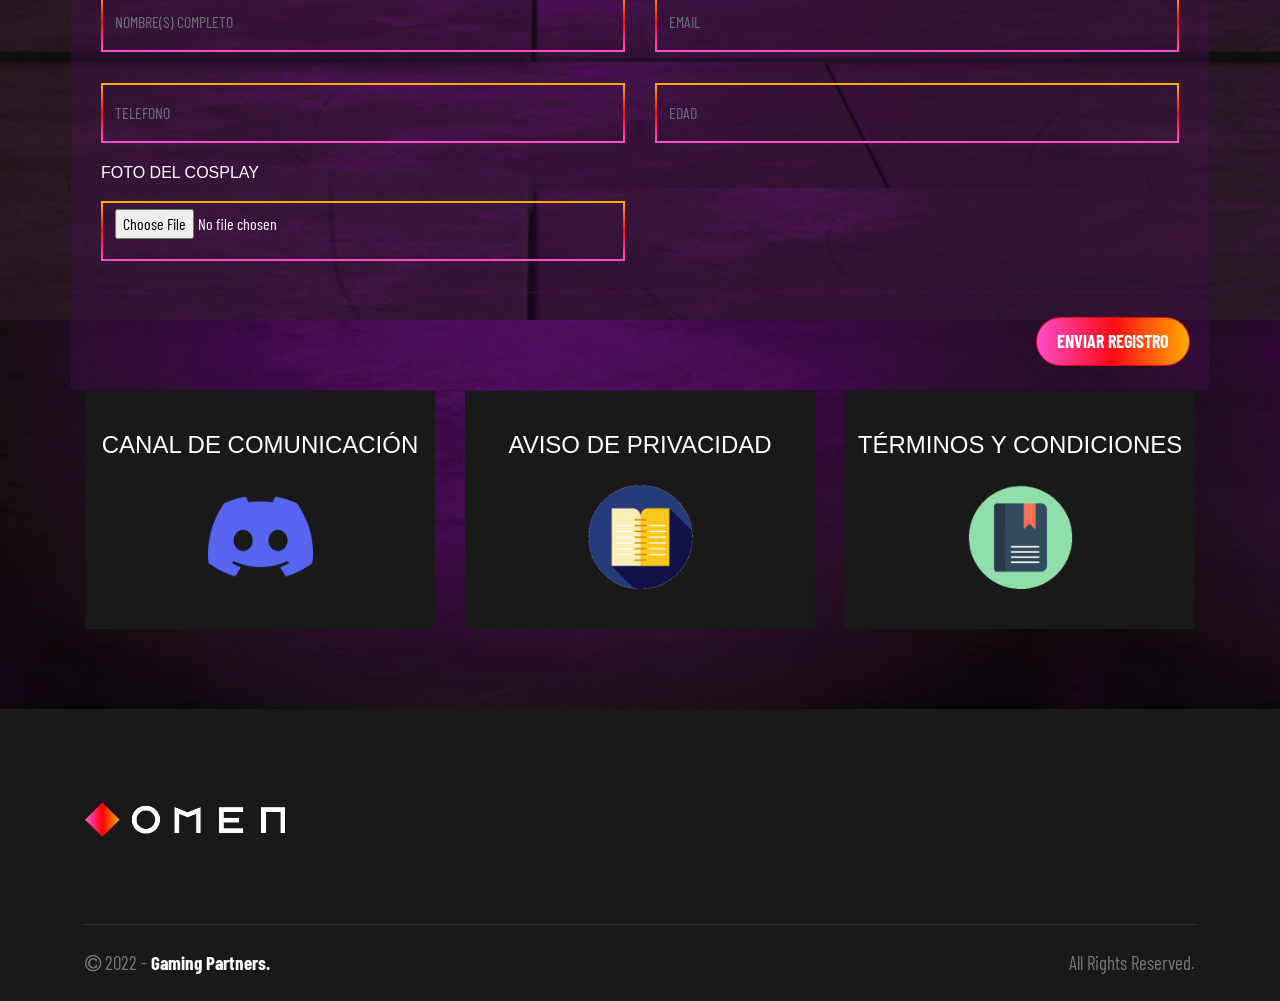
<file: registro-cosplay.html>
<!DOCTYPE html>
<html lang="en">

<head>
    <meta charset="UTF-8">
    <meta name="viewport" content="width=device-width, initial-scale=1, shrink-to-fit=no">
    <meta name="keywords" content="HOMEN, HP, GAMING, EXPERIENCE GAMING" />
    <meta name="description" content="OMEN GAMONG EXPERIENCE" />
    <title>REGISTRO ACCESO GENERAL - OMEN GAMING EXPERIENCE</title>

    <!--font-awesome icons link-->

    <link rel="shortcut icon" type="image/x-icon" href="ico.png">
    <link rel="stylesheet" href="css/font-awesome.min.css">

    <!-- Bootstrap CSS -->
    <link rel="stylesheet" href="css/bootstrap.min.css">
    <link rel="stylesheet" href="css/slick.css">
    <link rel="stylesheet" href="css/venobox.css">
    <link rel="stylesheet" href="css/lightbox.min.css">
    <!--main style file-->
    <link rel="stylesheet" href="css/style.css">
    <link rel="stylesheet" href="css/responsive.css">
</head>

<body id="darkmode">


    <!-- Modal -->

    <!-- HEADER AREA START -->
    <nav class="navbar navbar-expand-lg navbar-light bg-light sticky-top" id="navber">
        <div class="container">
            <a class="navbar-brand" href="home.html"><img src="images/logo.png" alt=""></a>
            <div class="menu-main" id="navbarSupportedContent">
                <ul class="navbar-nav ml-auto menu-item">

                    <li class="nav-item">
                        <a class="nav-link menu-icon"><i class="fa fa-bars" aria-hidden="true"></i></a>
                    </li>
                </ul>
            </div>
        </div>
        <div class="custom-menubar">
            <ul class="nav-link-block">
                <li>
                    <a href="home.html#banner" class="menu-link">INICIO</a>
                </li>
                <li>
                    <a href="home.html#about" class="menu-link">CONOCENOS</a>
                </li>
                <li>
                    <a href="home.html#torneos" class="menu-link">TORNEOS</a>
                </li>
                <li>
                    <a href="home.html#talentos" class="menu-link">TALENTO</a>
                </li>
            </ul>
            
            <div class="menu-close">
                <a class="hide-menu-btn"><i class="fa fa-times" aria-hidden="true"></i></a>
            </div>
        </div>
    </nav>
    <!-- HEADER AREA END -->

    <!-- ABOUT AREA START -->
    <section id="about" style="background-image: url('images/banner-bg6.jpg');">
        <div class="container">
            <div class="row">
                <div class="col-lg-12 heading"><br><br>
                    <h3>REGISTRO DE COSPLAYS</h3>
                </div>
            </div>
            <div class="row about-pt">
                <div class="col-lg-5 "> <br><br><br><br>                    
                    <img src="images/aboutcosplay.png" alt="about-img" class="img-fluid" style="width: 150%;">
                </div>
                <div class="col-lg-7">
                   <div class="about-txt" style="text-align: justify;">
                    <h1 style="color: white !important;">¡REGÍSTRATE Y GANA UN EQUIPO DE CÓMPUTO DE ALTO RENDIMIENTO OMEN! <b></b></h1><br>
                    <h3 style="color: white !important;">El concurso de cosplay tendrá lugar el 24 de septiembre en el escenario principal del evento en Frontón México. <b></b></h3><br>
                    <h4 style="color: white !important;">BASES Y RESTRICCIONES:<b></b></h4><br>

                    <p style="color: white;">Todas las personas interesadas en participar, sin excepción alguna, deberán de tomar en cuenta los siguientes mandatorios:</p>
                    <p style="color: white;"><span>●</span> La participación es individual. (solo menores de edad podrán participar con uno de sus padres). <br><br>
                        <span>●</span> Sólo podrán concursar cosplays basados en una serie de videojuegos, de cualquier compañía. No se permiten cosplays de personajes inventados que no pertenezcan a una serie de videojuegos. <br><br>
                        <span>●</span> Los cosplays deberán ser de fabricación casera.<br><br>
                        <span>●</span> La fecha límite de inscripción será hasta el día 19 de septiembre y la confirmación de la participación en el evento se les hará llegar por correo el día 21 de septiembre.<br><br>
                        <span>●</span> Queda prohibido utilizar armas reales y/o metálicas tales como pistolas, katanas, cuchillos o espadas o cualquier artefacto que pueda representar un riesgo para los asistentes; únicamente de utilería. <br><br>
                        <span>●</span> Queda prohibido el acceso de sustancias u objetos con fuego o que sean activados con el mismo; explosivos, pirotecnia (fría o caliente), o cualquier dispositivo que emita chispas, flamas o humo producido por combustión. <br>
                    </p>

                </div>
            </div>  

            <br><br>

            <div class="modal-content">
                    <form action='registro_boletoscosplay.php' method="POST" enctype="multipart/form-data" id='contact_form'>
                        <div class="modal-header">
                            <center><h3 class="modal-title">REGISTRO <b>.</b></h3></center>
                        </div>
                        <div class="modal-body">
                            <div class="row contact-box">
                                <div class="col-lg-6">
                                    <div class="form-group">
                                        <input type="name" name="name" class="form-control" placeholder="NOMBRE(S) COMPLETO" required>
                                    </div>
                                </div>                                
                                <div class="col-lg-6">
                                    <div class="form-group">
                                        <input type="email" name="email" class="form-control" placeholder="EMAIL" required>
                                    </div>
                                </div>
                                <div class="col-lg-6">
                                    <div class="form-group">
                                        <input type="phone" name="phone" class="form-control" placeholder="TELEFONO" required>
                                    </div>
                                </div>                                
                                <div class="col-lg-6">
                                    <div class="form-group">
                                        <input type="text" name="edge" class="form-control" placeholder="EDAD" required>
                                    </div>
                                </div>
                                
                                <div class="col-lg-6">
                                    <div class="form-group">
                                        <p style="color: white;">FOTO DEL COSPLAY</p>
                                        <input type="file" name="imagenuno" class="form-control" required>
                                    </div>
                                </div>
                                
                                
                                
                            </div>
                        </div>
                        <div class="modal-footer">
                            <button type="submit" class="main-btn model-btn">ENVIAR REGISTRO</button>
                        </div>
                    </form>
                </div>

            <br><br>

            <div class="container">
                <div class="row">
                    <div class="col-lg-4 col-sm-8 text-center">                            
                        <div class="counter-item">
                            <h4 style="color: white;">CANAL DE COMUNICACIÓN</h4><br>
                            <a href="https://discord.gg/yxPnCQBTb3" target="_blank"><img src="images/discord.png" style="width: 30%;"></a>
                        </div>

                    </div>
                    <div class="col-lg-4 col-sm-8 text-center">                            
                        <div class="counter-item">
                            <h4 style="color: white;">AVISO DE PRIVACIDAD</h4><br>
                            <a href="https://mega.nz/file/ovpEGBjb#7Cr5XZtNwqtbt6IPsJIm2Gs8hVNkXiduGUZV9zdehP8" target="_blank"><img src="images/ap.png" style="width: 30%;"></a>
                        </div>

                    </div>
                    <br>
                    <div class="col-lg-4 col-sm-8 text-center">                            
                        <div class="counter-item">
                            <h4 style="color: white;">TÉRMINOS Y CONDICIONES</h4><br>
                            <a href="https://mega.nz/file/B6J2mCLa#IKEhfSzu6Y-4jjXvFdUKEURkFzLh4oBYi7bVDj0Kj0M" target="_blank"><img src="images/tyc.png" style="width: 30%;"></a>
                        </div>

                    </div>
                </div>
            </div>

        </div>
    </div>
</section>
<!-- ABOUT AREA END -->


<!-- Modal -->



<!-- FOOTER AREA START -->
<section id="footer">
    <div class="container">
        <div class="row">
            <div class="col-lg-12 footer-logo">
                <a href="home.html"><img src="images/logo.png" alt=""></a>

            </div>
        </div>
    </div>
</section>
<!-- FOOTER AREA END -->

<!-- COPY_RIGHT AREA START -->
<section id="copy_right">
    <div class="container">
        <div class="row">
            <div class="col-lg-12">
                <div class="row">
                    <div class="col-lg-6 col-sm-7 copy-right-txt">
                        <p><i class="fa fa-copyright" aria-hidden="true"></i> 2022 - <a href="https://www.gaming-partners.com/" target="_blank">Gaming Partners.</a></p>
                    </div>
                    <div class="col-lg-6 col-sm-5 text-right copy-right-txt">
                        <p>All Rights Reserved.</p>
                    </div>
                </div>
            </div>
        </div>
    </div>
</section>
<!-- COPY_RIGHT AREA END -->

<!-- JavaScript -->
<script src="js/jquery-3.3.1.min.js"></script>
<script src="js/bootstrap.min.js"></script>
<script src="js/slick.min.js"></script>
<script src="js/venobox.min.js"></script>
<script src="js/lightbox.min.js"></script>
<script src="js/counterup.min.js"></script>
<script src="js/waypoints.min.js"></script>
<script src="js/custom.js"></script>

</body>

</html>
</file>
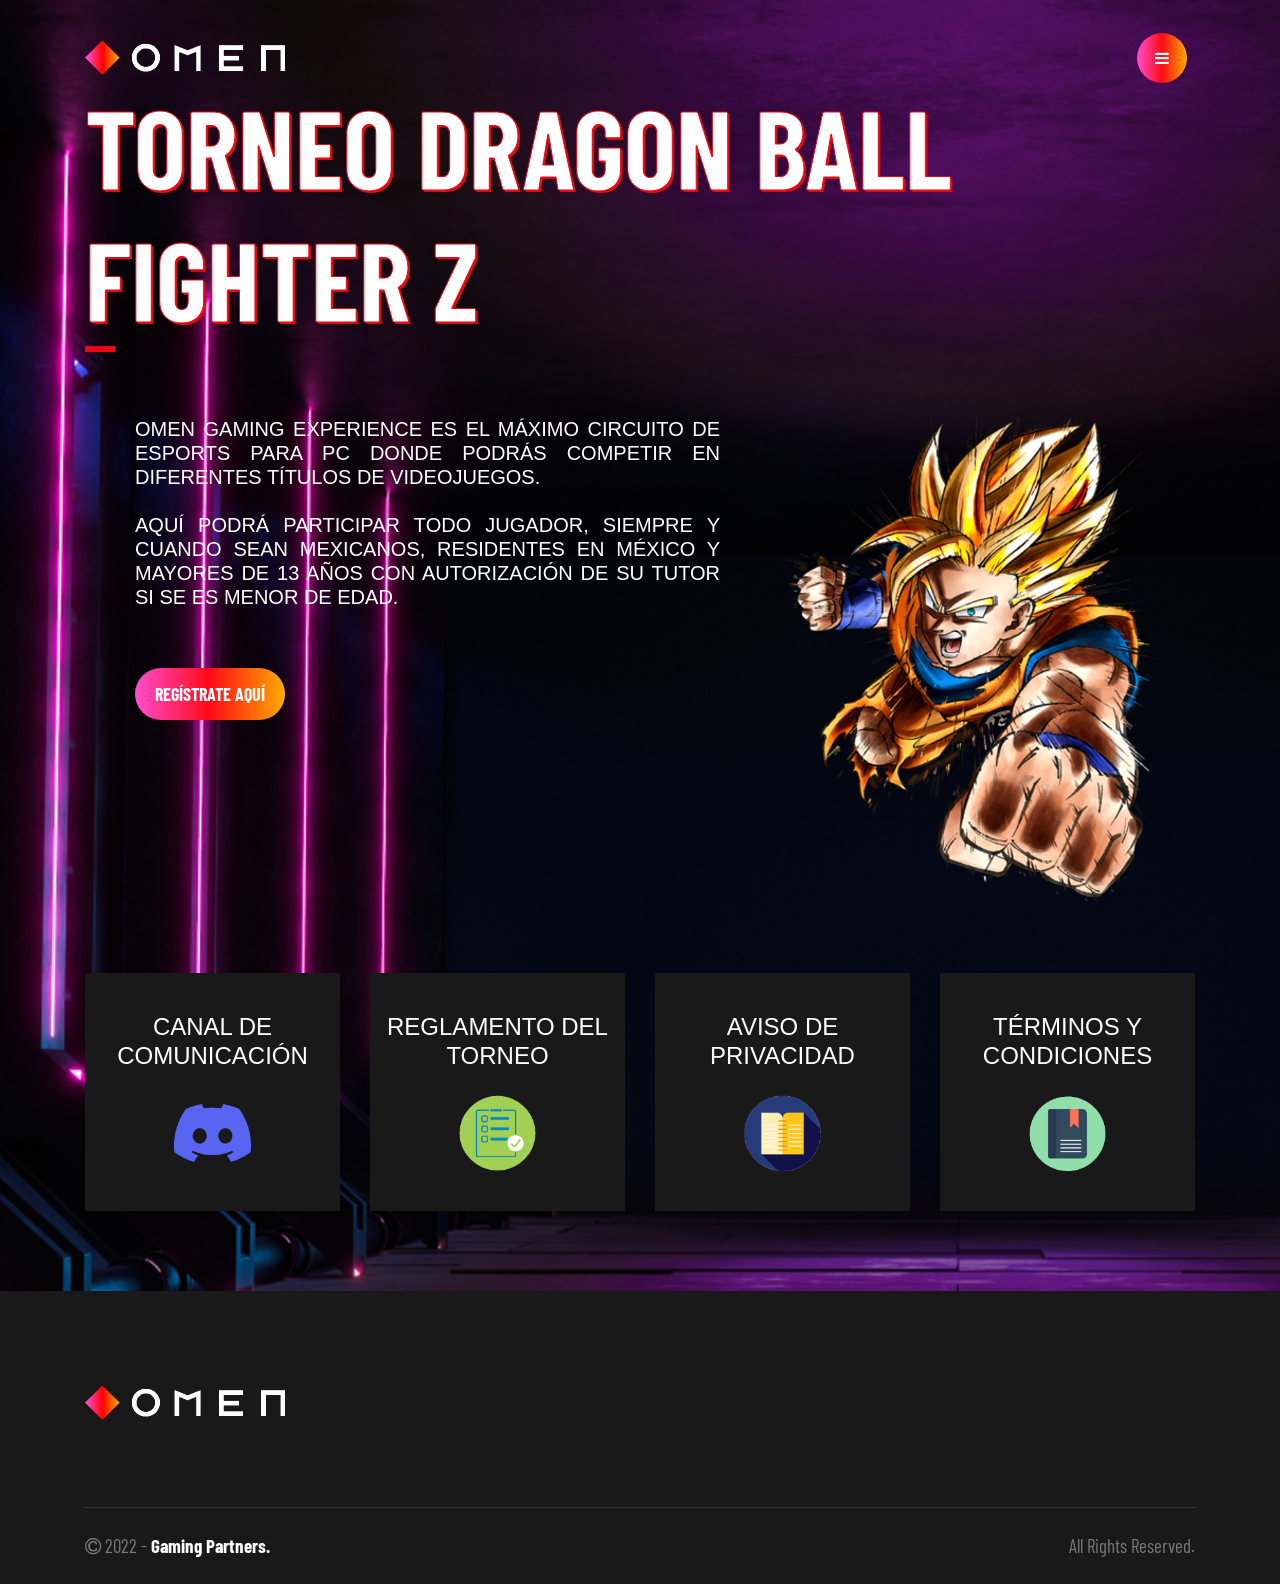
<file: torneo-dragon-ball-fighter-z.html>
<!DOCTYPE html>
<html lang="en">

<head>
    <meta charset="UTF-8">
    <meta name="viewport" content="width=device-width, initial-scale=1, shrink-to-fit=no">
    <meta name="keywords" content="HTML5 Template, eSports, Gaming, Tournament, Landing, Page, SEO" />
    <meta name="description" content="Gamix - eSports & Gaming HTML5 Template" />
    <title>TORNEO DRAGON BALL FIGHTERZ - OMEN GAMING EXPERIENCE</title>

    <!--font-awesome icons link-->

    <link rel="shortcut icon" type="image/x-icon" href="ico.png">
    <link rel="stylesheet" href="css/font-awesome.min.css">

    <!-- Bootstrap CSS -->
    <link rel="stylesheet" href="css/bootstrap.min.css">
    <link rel="stylesheet" href="css/slick.css">
    <link rel="stylesheet" href="css/venobox.css">
    <link rel="stylesheet" href="css/lightbox.min.css">
    <!--main style file-->
    <link rel="stylesheet" href="css/style.css">
    <link rel="stylesheet" href="css/responsive.css">
</head>

<body id="darkmode">
    

    <!-- Modal -->

    <!-- HEADER AREA START -->
    <nav class="navbar navbar-expand-lg navbar-light bg-light sticky-top" id="navber">
        <div class="container">
            <a class="navbar-brand" href="home.html"><img src="images/logo.png" alt=""></a>
            <div class="menu-main" id="navbarSupportedContent">
                <ul class="navbar-nav ml-auto menu-item">

                    <li class="nav-item">
                        <a class="nav-link menu-icon"><i class="fa fa-bars" aria-hidden="true"></i></a>
                    </li>
                </ul>
            </div>
        </div>
        <div class="custom-menubar">
            <ul class="nav-link-block">
                <li>
                    <a href="home.html#banner" class="menu-link">INICIO</a>
                </li>
                <li>
                    <a href="home.html#about" class="menu-link">CONOCENOS</a>
                </li>
                <li>
                    <a href="home.html#torneos" class="menu-link">TORNEOS</a>
                </li>
                <li>
                    <a href="home.html#talentos" class="menu-link">TALENTO</a>
                </li>
            </ul>
            
            <div class="menu-close">
                <a class="hide-menu-btn"><i class="fa fa-times" aria-hidden="true"></i></a>
            </div>
        </div>
    </nav>
    <!-- HEADER AREA END -->

    <!-- ABOUT AREA START -->
    <section id="about" style="background-image: url('images/banner-bg3.jpg');">
        <div class="container">
            <div class="row">
                <div class="col-lg-12 heading">
                    <h3>TORNEO DRAGON BALL FIGHTER Z</h3>
                </div>
            </div>
            <div class="row about-pt">

                <div class="col-lg-7">
                    <div class="about-txt">
                        <h5 style="color: white !important; text-align: justify;">OMEN GAMING EXPERIENCE ES EL MÁXIMO CIRCUITO DE ESPORTS PARA PC DONDE PODRÁS COMPETIR EN DIFERENTES TÍTULOS DE VIDEOJUEGOS.<br><br>
                        AQUÍ PODRÁ PARTICIPAR TODO JUGADOR, SIEMPRE Y CUANDO SEAN MEXICANOS, RESIDENTES EN MÉXICO Y MAYORES DE 13 AÑOS CON AUTORIZACIÓN DE SU TUTOR SI SE ES MENOR DE EDAD.
                        </h5><br><br><br>
                        <a href="https://play.toornament.com/es/tournaments/5997587905269456896/" target="_blank" class="main-btn">REGÍSTRATE AQUÍ</a>
                    </div>
                </div> 

                <div class="col-lg-5 ">                    
                    <img src="images/aboutdbfz.png" alt="about-img" class="img-fluid" style="width: 150%;">
                </div> 

                <br><br>

                <div class="container">
                    <div class="row">
                        <div class="col-lg-3 col-sm-8 text-center">                            
                            <div class="counter-item">
                                <h4 style="color: white;">CANAL DE COMUNICACIÓN</h4><br>
                                <a href="https://discord.gg/yxPnCQBTb3" target="_blank"><img src="images/discord.png" style="width: 30%;"></a>
                            </div>
                            
                        </div>
                        <br>
                        <div class="col-lg-3 col-sm-8 text-center">                            
                            <div class="counter-item">
                                <h4 style="color: white;">REGLAMENTO DEL TORNEO</h4><br>
                                <a href="https://mega.nz/file/46wGWLqI#46hylx5SsN6TQMxd57wGJ9GflwknZSHVlGd4mCra5jU" target="_blank"><img src="images/link.png" style="width: 30%;"></a>
                            </div>
                        </div>
                        <div class="col-lg-3 col-sm-8 text-center">                            
                            <div class="counter-item">
                                <h4 style="color: white;">AVISO DE <br>PRIVACIDAD</h4><br>
                                <a href="https://mega.nz/file/ovpEGBjb#7Cr5XZtNwqtbt6IPsJIm2Gs8hVNkXiduGUZV9zdehP8" target="_blank"><img src="images/ap.png" style="width: 30%;"></a>
                            </div>
                            
                        </div>
                        <br>
                        <div class="col-lg-3 col-sm-8 text-center">                            
                            <div class="counter-item">
                                <h4 style="color: white;">TÉRMINOS Y CONDICIONES</h4><br>
                                <a href="https://mega.nz/file/E6oXXB5Q#qxcBMcffgUFceujxsOz3EfMARVut-jik9xxDMug2Ehc" target="_blank"><img src="images/tyc.png" style="width: 30%;"></a>
                            </div>
                            
                        </div>
                    </div>
                </div>
            </div>
        </div>
    </section>
    <!-- ABOUT AREA END -->

    
    <!-- Modal -->

    
    
    <!-- FOOTER AREA START -->
    <section id="footer">
        <div class="container">
            <div class="row">
                <div class="col-lg-12 footer-logo">
                    <a href="home.html"><img src="images/logo.png" alt=""></a>
                    
                </div>
            </div>
        </div>
    </section>
    <!-- FOOTER AREA END -->

    <!-- COPY_RIGHT AREA START -->
    <section id="copy_right">
        <div class="container">
            <div class="row">
                <div class="col-lg-12">
                    <div class="row">
                        <div class="col-lg-6 col-sm-7 copy-right-txt">
                            <p><i class="fa fa-copyright" aria-hidden="true"></i> 2022 - <a href="https://www.gaming-partners.com/" target="_blank">Gaming Partners.</a></p>
                        </div>
                        <div class="col-lg-6 col-sm-5 text-right copy-right-txt">
                            <p>All Rights Reserved.</p>
                        </div>
                    </div>
                </div>
            </div>
        </div>
    </section>
    <!-- COPY_RIGHT AREA END -->

    <!-- JavaScript -->
    <script src="js/jquery-3.3.1.min.js"></script>
    <script src="js/bootstrap.min.js"></script>
    <script src="js/slick.min.js"></script>
    <script src="js/venobox.min.js"></script>
    <script src="js/lightbox.min.js"></script>
    <script src="js/counterup.min.js"></script>
    <script src="js/waypoints.min.js"></script>
    <script src="js/custom.js"></script>

</body>

</html>
</file>
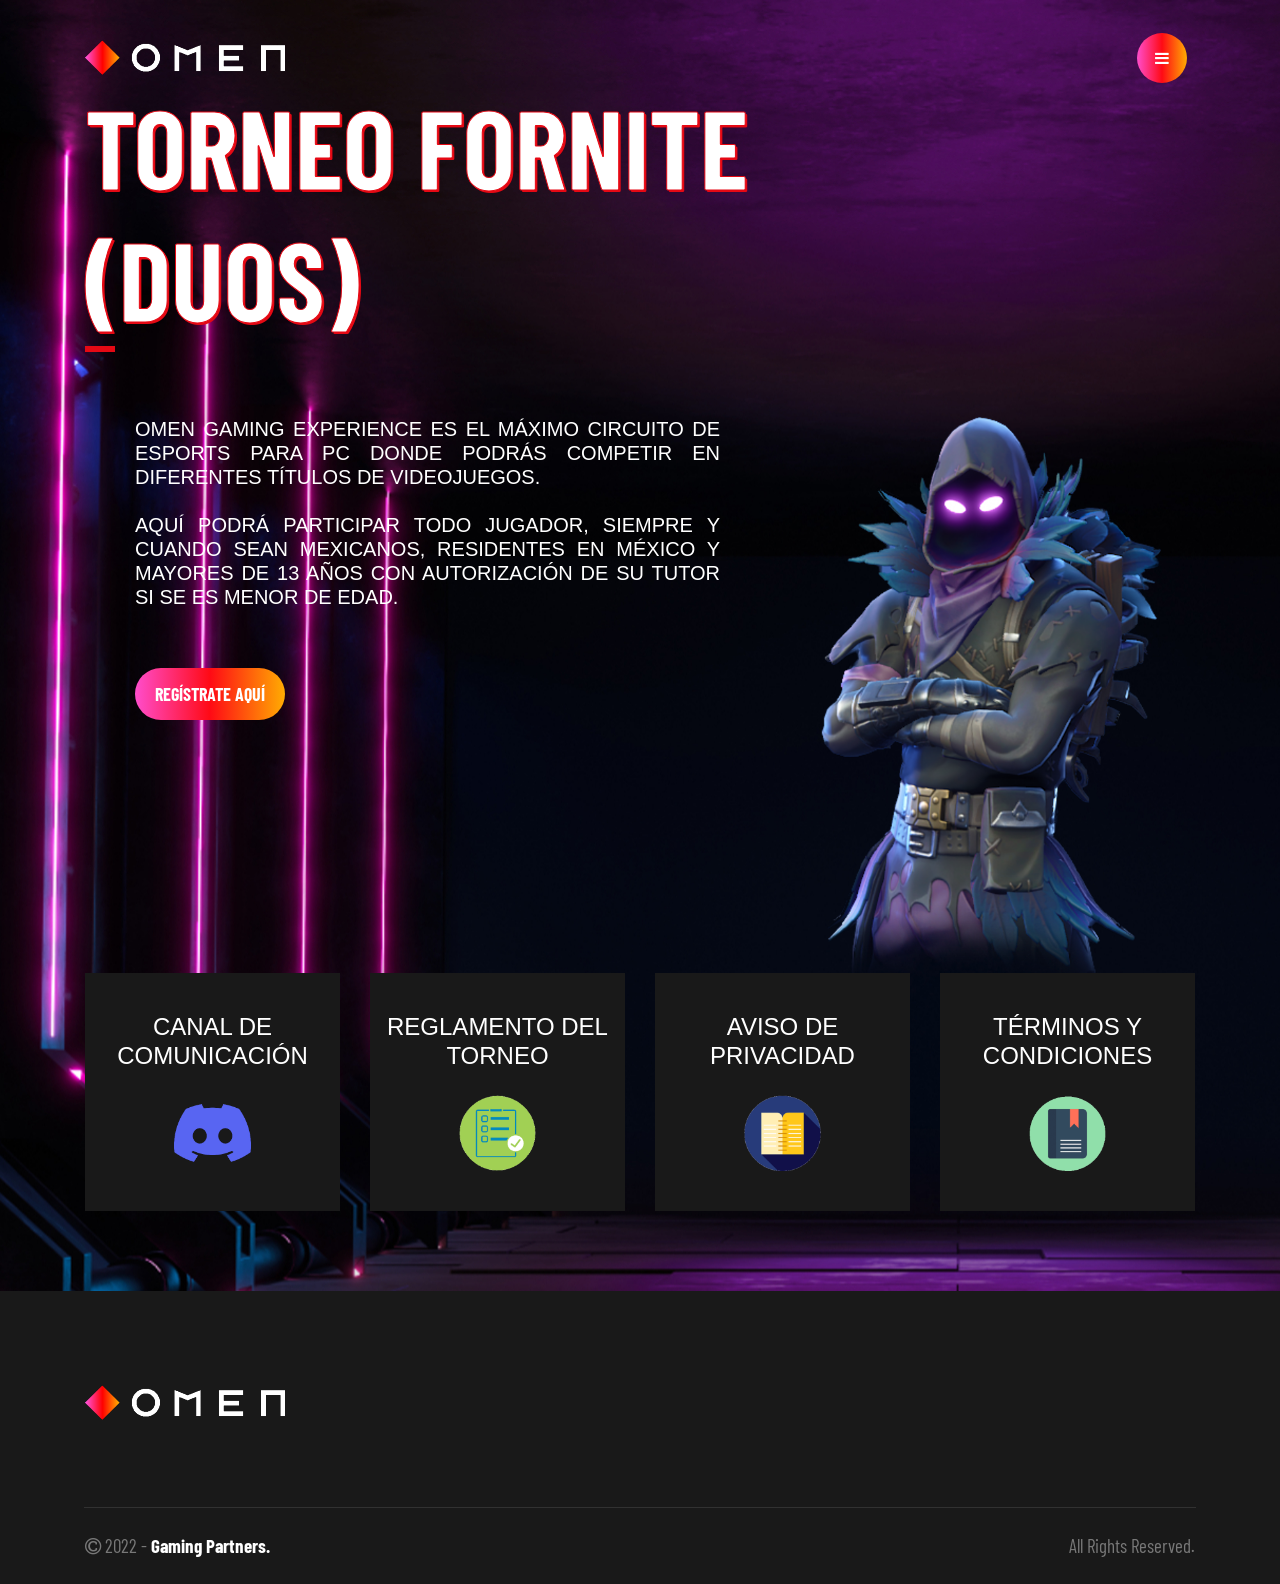
<file: torneo-fornite.html>
<!DOCTYPE html>
<html lang="en">

<head>
    <meta charset="UTF-8">
    <meta name="viewport" content="width=device-width, initial-scale=1, shrink-to-fit=no">
    <meta name="keywords" content="HTML5 Template, eSports, Gaming, Tournament, Landing, Page, SEO" />
    <meta name="description" content="Gamix - eSports & Gaming HTML5 Template" />
    <title>TORNEO FORNITE - OMEN GAMING EXPERIENCE</title>

    <!--font-awesome icons link-->

    <link rel="shortcut icon" type="image/x-icon" href="ico.png">
    <link rel="stylesheet" href="css/font-awesome.min.css">

    <!-- Bootstrap CSS -->
    <link rel="stylesheet" href="css/bootstrap.min.css">
    <link rel="stylesheet" href="css/slick.css">
    <link rel="stylesheet" href="css/venobox.css">
    <link rel="stylesheet" href="css/lightbox.min.css">
    <!--main style file-->
    <link rel="stylesheet" href="css/style.css">
    <link rel="stylesheet" href="css/responsive.css">
</head>

<body id="darkmode">
    

    <!-- Modal -->

    <!-- HEADER AREA START -->
    <nav class="navbar navbar-expand-lg navbar-light bg-light sticky-top" id="navber">
        <div class="container">
            <a class="navbar-brand" href="home.html"><img src="images/logo.png" alt=""></a>
            <div class="menu-main" id="navbarSupportedContent">
                <ul class="navbar-nav ml-auto menu-item">

                    <li class="nav-item">
                        <a class="nav-link menu-icon"><i class="fa fa-bars" aria-hidden="true"></i></a>
                    </li>
                </ul>
            </div>
        </div>
        <div class="custom-menubar">
            <ul class="nav-link-block">
                <li>
                    <a href="home.html#banner" class="menu-link">INICIO</a>
                </li>
                <li>
                    <a href="home.html#about" class="menu-link">CONOCENOS</a>
                </li>
                <li>
                    <a href="home.html#torneos" class="menu-link">TORNEOS</a>
                </li>
                <li>
                    <a href="home.html#talentos" class="menu-link">TALENTO</a>
                </li>
            </ul>
            
            <div class="menu-close">
                <a class="hide-menu-btn"><i class="fa fa-times" aria-hidden="true"></i></a>
            </div>
        </div>
    </nav>
    <!-- HEADER AREA END -->

    <!-- ABOUT AREA START -->
    <section id="about" style="background-image: url('images/banner-bg3.jpg');">
        <div class="container">
            <div class="row">
                <div class="col-lg-12 heading">
                    <h3>TORNEO FORNITE <br> (DUOS)</h3>
                </div>
            </div>
            <div class="row about-pt">

                <div class="col-lg-7">
                    <div class="about-txt">
                        <h5 style="color: white !important; text-align: justify;">OMEN GAMING EXPERIENCE ES EL MÁXIMO CIRCUITO DE ESPORTS PARA PC DONDE PODRÁS COMPETIR EN DIFERENTES TÍTULOS DE VIDEOJUEGOS.<br><br>
                        AQUÍ PODRÁ PARTICIPAR TODO JUGADOR, SIEMPRE Y CUANDO SEAN MEXICANOS, RESIDENTES EN MÉXICO Y MAYORES DE 13 AÑOS CON AUTORIZACIÓN DE SU TUTOR SI SE ES MENOR DE EDAD.
                        </h5><br><br><br>
                        <a href="https://play.toornament.com/es/tournaments/5942829576464646144/" target="_blank" class="main-btn">REGÍSTRATE AQUÍ</a>
                    </div>
                </div> 

                <div class="col-lg-5 ">                    
                    <img src="images/aboutfornite.png" alt="about-img" class="img-fluid" style="width: 150%;">
                </div> 

                <br><br>

                <div class="container">
                    <div class="row">
                        <div class="col-lg-3 col-sm-8 text-center">                            
                            <div class="counter-item">
                                <h4 style="color: white;">CANAL DE COMUNICACIÓN</h4><br>
                                <a href="https://discord.gg/yxPnCQBTb3" target="_blank"><img src="images/discord.png" style="width: 30%;"></a>
                            </div>
                            
                        </div>
                        <br>
                        <div class="col-lg-3 col-sm-8 text-center">                            
                            <div class="counter-item">
                                <h4 style="color: white;">REGLAMENTO DEL TORNEO</h4><br>
                                <a href="https://mega.nz/file/4uYESZaT#qRBpn5WslTLwWuc_YtolHdt7Wx5Ataaiy97o2Hz9rMY" target="_blank"><img src="images/link.png" style="width: 30%;"></a>
                            </div>
                        </div>
                        <div class="col-lg-3 col-sm-8 text-center">                            
                            <div class="counter-item">
                                <h4 style="color: white;">AVISO DE <br>PRIVACIDAD</h4><br>
                                <a href="https://mega.nz/file/ovpEGBjb#7Cr5XZtNwqtbt6IPsJIm2Gs8hVNkXiduGUZV9zdehP8" target="_blank"><img src="images/ap.png" style="width: 30%;"></a>
                            </div>
                            
                        </div>
                        <br>
                        <div class="col-lg-3 col-sm-8 text-center">                            
                            <div class="counter-item">
                                <h4 style="color: white;">TÉRMINOS Y CONDICIONES</h4><br>
                                <a href="https://mega.nz/file/E6oXXB5Q#qxcBMcffgUFceujxsOz3EfMARVut-jik9xxDMug2Ehc" target="_blank"><img src="images/tyc.png" style="width: 30%;"></a>
                            </div>
                            
                        </div>
                    </div>
                </div>
            </div>
        </div>
    </section>
    <!-- ABOUT AREA END -->

    
    <!-- Modal -->

    
    
    <!-- FOOTER AREA START -->
    <section id="footer">
        <div class="container">
            <div class="row">
                <div class="col-lg-12 footer-logo">
                    <a href="home.html"><img src="images/logo.png" alt=""></a>
                    
                </div>
            </div>
        </div>
    </section>
    <!-- FOOTER AREA END -->

    <!-- COPY_RIGHT AREA START -->
    <section id="copy_right">
        <div class="container">
            <div class="row">
                <div class="col-lg-12">
                    <div class="row">
                        <div class="col-lg-6 col-sm-7 copy-right-txt">
                            <p><i class="fa fa-copyright" aria-hidden="true"></i> 2022 - <a href="https://www.gaming-partners.com/" target="_blank">Gaming Partners.</a></p>
                        </div>
                        <div class="col-lg-6 col-sm-5 text-right copy-right-txt">
                            <p>All Rights Reserved.</p>
                        </div>
                    </div>
                </div>
            </div>
        </div>
    </section>
    <!-- COPY_RIGHT AREA END -->

    <!-- JavaScript -->
    <script src="js/jquery-3.3.1.min.js"></script>
    <script src="js/bootstrap.min.js"></script>
    <script src="js/slick.min.js"></script>
    <script src="js/venobox.min.js"></script>
    <script src="js/lightbox.min.js"></script>
    <script src="js/counterup.min.js"></script>
    <script src="js/waypoints.min.js"></script>
    <script src="js/custom.js"></script>

</body>

</html>
</file>
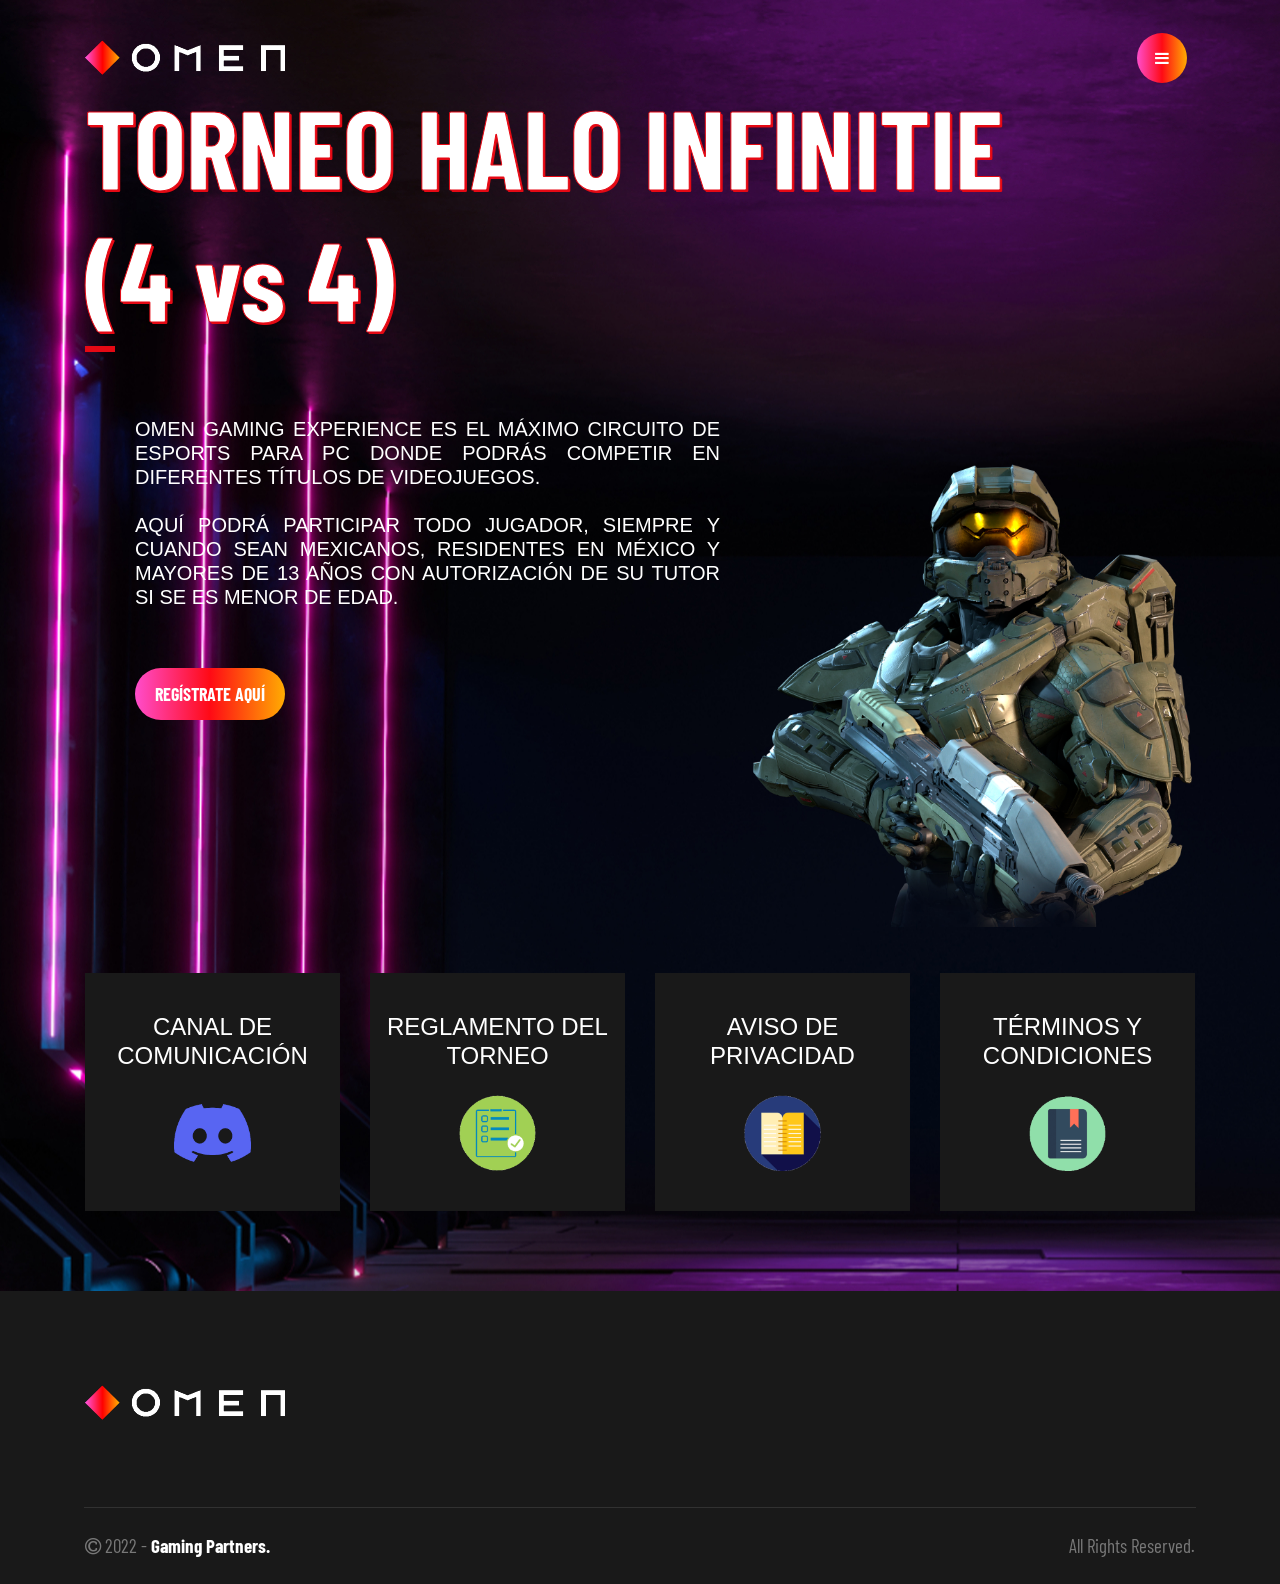
<file: torneo-halo-infinitie-4x4.html>
<!DOCTYPE html>
<html lang="en">

<head>
    <meta charset="UTF-8">
    <meta name="viewport" content="width=device-width, initial-scale=1, shrink-to-fit=no">
    <meta name="keywords" content="HTML5 Template, eSports, Gaming, Tournament, Landing, Page, SEO" />
    <meta name="description" content="Gamix - eSports & Gaming HTML5 Template" />
    <title>TORNEO HALO INFINITIE 4 vs 4- OMEN GAMING EXPERIENCE</title>

    <!--font-awesome icons link-->

    <link rel="shortcut icon" type="image/x-icon" href="ico.png">
    <link rel="stylesheet" href="css/font-awesome.min.css">

    <!-- Bootstrap CSS -->
    <link rel="stylesheet" href="css/bootstrap.min.css">
    <link rel="stylesheet" href="css/slick.css">
    <link rel="stylesheet" href="css/venobox.css">
    <link rel="stylesheet" href="css/lightbox.min.css">
    <!--main style file-->
    <link rel="stylesheet" href="css/style.css">
    <link rel="stylesheet" href="css/responsive.css">
</head>

<body id="darkmode">


    <!-- Modal -->

    <!-- HEADER AREA START -->
    <nav class="navbar navbar-expand-lg navbar-light bg-light sticky-top" id="navber">
        <div class="container">
            <a class="navbar-brand" href="home.html"><img src="images/logo.png" alt=""></a>
            <div class="menu-main" id="navbarSupportedContent">
                <ul class="navbar-nav ml-auto menu-item">

                    <li class="nav-item">
                        <a class="nav-link menu-icon"><i class="fa fa-bars" aria-hidden="true"></i></a>
                    </li>
                </ul>
            </div>
        </div>
        <div class="custom-menubar">
            <ul class="nav-link-block">
                <li>
                    <a href="home.html#banner" class="menu-link">INICIO</a>
                </li>
                <li>
                    <a href="home.html#about" class="menu-link">CONOCENOS</a>
                </li>
                <li>
                    <a href="home.html#torneos" class="menu-link">TORNEOS</a>
                </li>
                <li>
                    <a href="home.html#talentos" class="menu-link">TALENTO</a>
                </li>
            </ul>
            
            <div class="menu-close">
                <a class="hide-menu-btn"><i class="fa fa-times" aria-hidden="true"></i></a>
            </div>
        </div>
    </nav>
    <!-- HEADER AREA END -->

    <!-- ABOUT AREA START -->
    <section id="about" style="background-image: url('images/banner-bg3.jpg');">
        <div class="container">
            <div class="row">
                <div class="col-lg-12 heading">
                    <h3>TORNEO HALO INFINITIE <br> (4 vs 4)</h3>
                </div>
            </div>
            <div class="row about-pt">

                <div class="col-lg-7">
                    <div class="about-txt">
                        <h5 style="color: white !important; text-align: justify;">OMEN GAMING EXPERIENCE ES EL MÁXIMO CIRCUITO DE ESPORTS PARA PC DONDE PODRÁS COMPETIR EN DIFERENTES TÍTULOS DE VIDEOJUEGOS.<br><br>
                        AQUÍ PODRÁ PARTICIPAR TODO JUGADOR, SIEMPRE Y CUANDO SEAN MEXICANOS, RESIDENTES EN MÉXICO Y MAYORES DE 13 AÑOS CON AUTORIZACIÓN DE SU TUTOR SI SE ES MENOR DE EDAD.
                        </h5><br><br><br>                        
                        
                        <a href="https://play.toornament.com/es/tournaments/5995146659939655680/" target="_blank" class="main-btn">REGÍSTRATE AQUÍ</a>
                    </div>
                </div> 

                <div class="col-lg-5 ">                    
                    <img src="images/abouthalo.png" alt="about-img" class="img-fluid" style="width: 150%;">
                </div> 

                <br><br>

                <div class="container">
                    <div class="row">
                        <div class="col-lg-3 col-sm-8 text-center">                            
                            <div class="counter-item">
                                <h4 style="color: white;">CANAL DE COMUNICACIÓN</h4><br>
                                <a href="https://discord.gg/yxPnCQBTb3" target="_blank"><img src="images/discord.png" style="width: 30%;"></a>
                            </div>
                            
                        </div>
                        <br>
                        <div class="col-lg-3 col-sm-8 text-center">                            
                            <div class="counter-item">
                                <h4 style="color: white;">REGLAMENTO DEL TORNEO</h4><br>
                                <a href="https://mega.nz/file/tyhxGRTQ#nXQHOcVNUKfuP4JOQS_jE8UavQD7uLWz9jnBKvZHLRI" target="_blank"><img src="images/link.png" style="width: 30%;"></a>
                            </div>
                        </div>
                        <div class="col-lg-3 col-sm-8 text-center">                            
                            <div class="counter-item">
                                <h4 style="color: white;">AVISO DE <br>PRIVACIDAD</h4><br>
                                <a href="https://mega.nz/file/ovpEGBjb#7Cr5XZtNwqtbt6IPsJIm2Gs8hVNkXiduGUZV9zdehP8" target="_blank"><img src="images/ap.png" style="width: 30%;"></a>
                            </div>
                            
                        </div>
                        <br>
                        <div class="col-lg-3 col-sm-8 text-center">                            
                            <div class="counter-item">
                                <h4 style="color: white;">TÉRMINOS Y CONDICIONES</h4><br>
                                <a href="https://mega.nz/file/E6oXXB5Q#qxcBMcffgUFceujxsOz3EfMARVut-jik9xxDMug2Ehc" target="_blank"><img src="images/tyc.png" style="width: 30%;"></a>
                            </div>
                            
                        </div>
                    </div>
                </div>
            </div>
        </div>
    </section>
    <!-- ABOUT AREA END -->

    <!-- Modal -->

    <!-- FOOTER AREA START -->
    <section id="footer">
        <div class="container">
            <div class="row">
                <div class="col-lg-12 footer-logo">
                    <a href="home.html"><img src="images/logo.png" alt=""></a>
                    
                </div>
            </div>
        </div>
    </section>
    <!-- FOOTER AREA END -->

    <!-- COPY_RIGHT AREA START -->
    <section id="copy_right">
        <div class="container">
            <div class="row">
                <div class="col-lg-12">
                    <div class="row">
                        <div class="col-lg-6 col-sm-7 copy-right-txt">
                            <p><i class="fa fa-copyright" aria-hidden="true"></i> 2022 - <a href="https://www.gaming-partners.com/" target="_blank">Gaming Partners.</a></p>
                        </div>
                        <div class="col-lg-6 col-sm-5 text-right copy-right-txt">
                            <p>All Rights Reserved.</p>
                        </div>
                    </div>
                </div>
            </div>
        </div>
    </section>
    <!-- COPY_RIGHT AREA END -->

    <!-- JavaScript -->
    <script src="js/jquery-3.3.1.min.js"></script>
    <script src="js/bootstrap.min.js"></script>
    <script src="js/slick.min.js"></script>
    <script src="js/venobox.min.js"></script>
    <script src="js/lightbox.min.js"></script>
    <script src="js/counterup.min.js"></script>
    <script src="js/waypoints.min.js"></script>
    <script src="js/custom.js"></script>

</body>

</html>
</file>
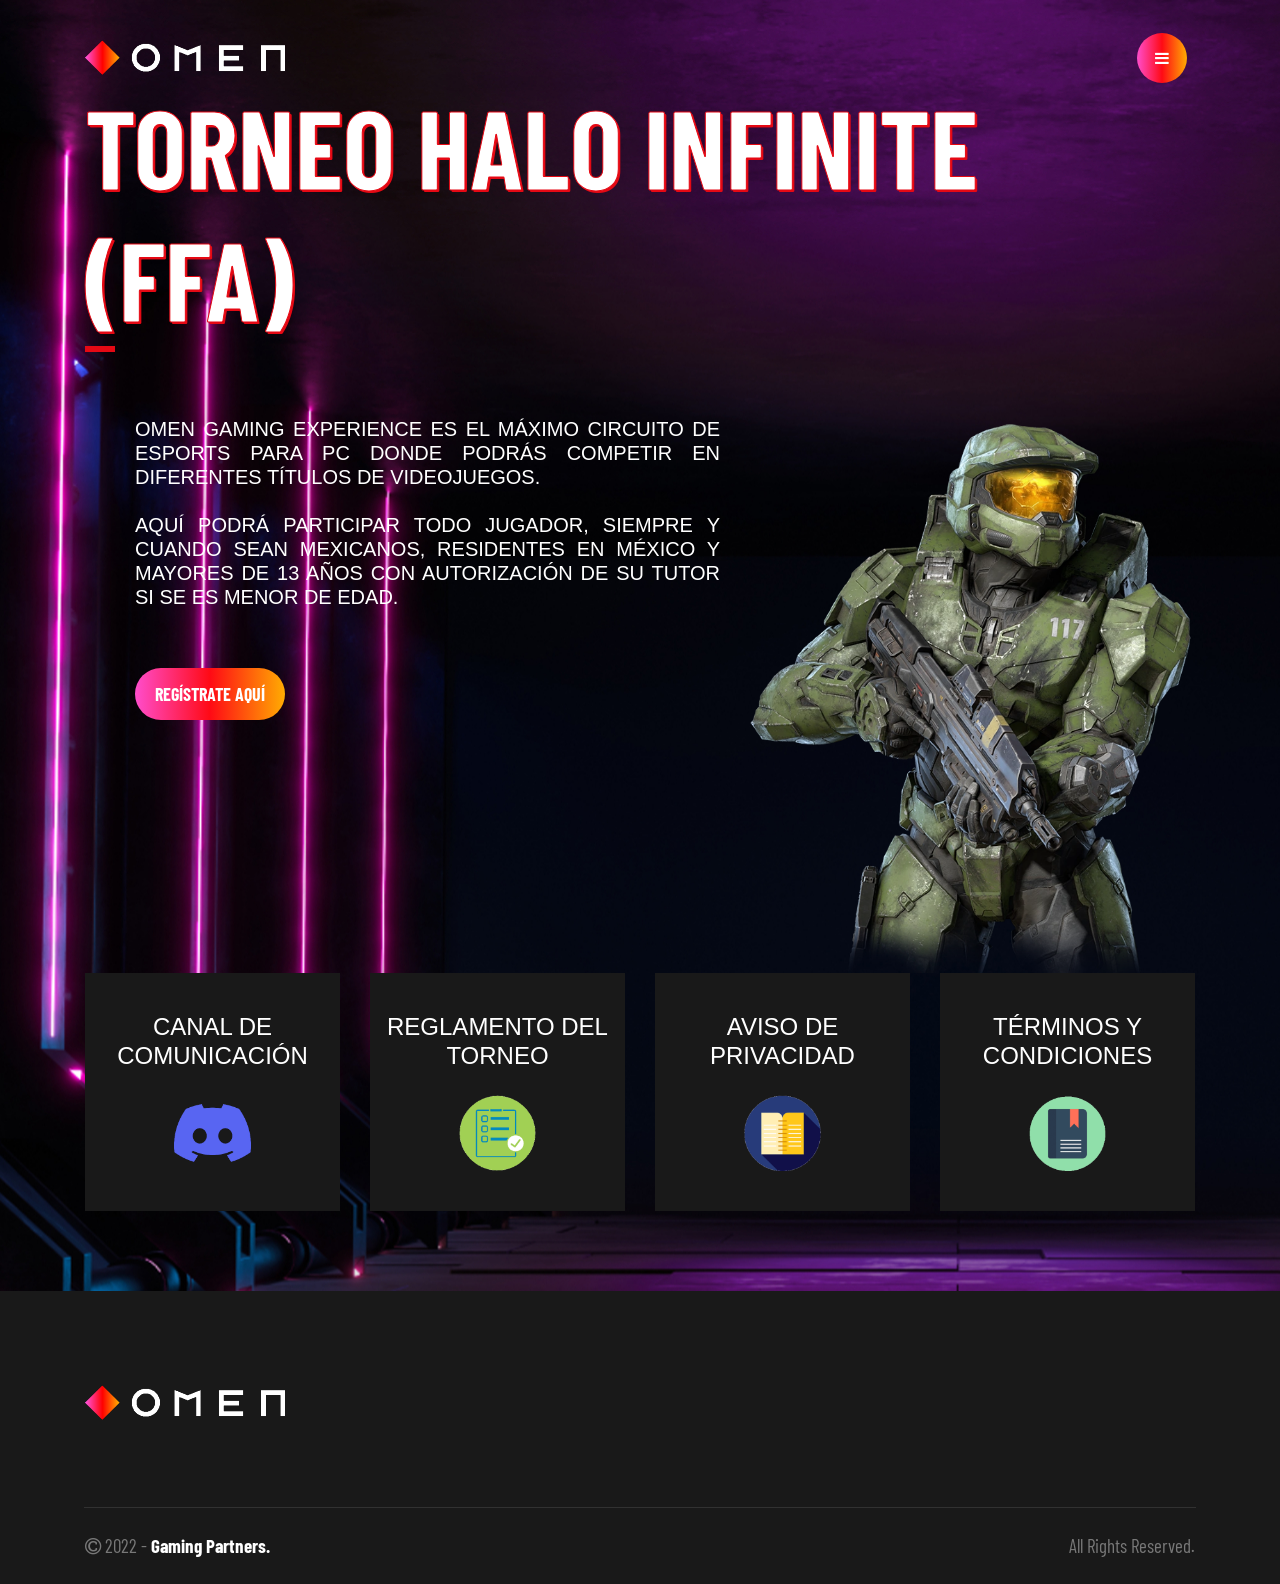
<file: torneo-halo-infinitie-ffa.html>
<!DOCTYPE html>
<html lang="en">

<head>
    <meta charset="UTF-8">
    <meta name="viewport" content="width=device-width, initial-scale=1, shrink-to-fit=no">
    <meta name="keywords" content="HTML5 Template, eSports, Gaming, Tournament, Landing, Page, SEO" />
    <meta name="description" content="Gamix - eSports & Gaming HTML5 Template" />
    <title>TORNEO HALO INFINITE FFA - OMEN GAMING EXPERIENCE</title>

    <!--font-awesome icons link-->

    <link rel="shortcut icon" type="image/x-icon" href="ico.png">
    <link rel="stylesheet" href="css/font-awesome.min.css">

    <!-- Bootstrap CSS -->
    <link rel="stylesheet" href="css/bootstrap.min.css">
    <link rel="stylesheet" href="css/slick.css">
    <link rel="stylesheet" href="css/venobox.css">
    <link rel="stylesheet" href="css/lightbox.min.css">
    <!--main style file-->
    <link rel="stylesheet" href="css/style.css">
    <link rel="stylesheet" href="css/responsive.css">
</head>

<body id="darkmode">
    

    <!-- Modal -->

    <!-- HEADER AREA START -->
    <nav class="navbar navbar-expand-lg navbar-light bg-light sticky-top" id="navber">
        <div class="container">
            <a class="navbar-brand" href="home.html"><img src="images/logo.png" alt=""></a>
            <div class="menu-main" id="navbarSupportedContent">
                <ul class="navbar-nav ml-auto menu-item">

                    <li class="nav-item">
                        <a class="nav-link menu-icon"><i class="fa fa-bars" aria-hidden="true"></i></a>
                    </li>
                </ul>
            </div>
        </div>
        <div class="custom-menubar">
            <ul class="nav-link-block">
                <li>
                    <a href="home.html#banner" class="menu-link">INICIO</a>
                </li>
                <li>
                    <a href="home.html#about" class="menu-link">CONOCENOS</a>
                </li>
                <li>
                    <a href="home.html#torneos" class="menu-link">TORNEOS</a>
                </li>
                <li>
                    <a href="home.html#talentos" class="menu-link">TALENTO</a>
                </li>
            </ul>
            
            <div class="menu-close">
                <a class="hide-menu-btn"><i class="fa fa-times" aria-hidden="true"></i></a>
            </div>
        </div>
    </nav>
    <!-- HEADER AREA END -->

    <!-- ABOUT AREA START -->
    <section id="about" style="background-image: url('images/banner-bg3.jpg');">
        <div class="container">
            <div class="row">
                <div class="col-lg-12 heading">
                    <h3>TORNEO HALO INFINITE (FFA)</h3>
                </div>
            </div>
            <div class="row about-pt">

                <div class="col-lg-7">
                    <div class="about-txt">
                        <h5 style="color: white !important; text-align: justify;">OMEN GAMING EXPERIENCE ES EL MÁXIMO CIRCUITO DE ESPORTS PARA PC DONDE PODRÁS COMPETIR EN DIFERENTES TÍTULOS DE VIDEOJUEGOS.<br><br>
                        AQUÍ PODRÁ PARTICIPAR TODO JUGADOR, SIEMPRE Y CUANDO SEAN MEXICANOS, RESIDENTES EN MÉXICO Y MAYORES DE 13 AÑOS CON AUTORIZACIÓN DE SU TUTOR SI SE ES MENOR DE EDAD.
                        </h5><br><br><br>
                        <a href="https://play.toornament.com/es/tournaments/5997605121403387904/" target="_blank" class="main-btn">REGÍSTRATE AQUÍ</a>
                    </div>
                </div> 

                <div class="col-lg-5 ">                    
                    <img src="images/abouthalo2.png" alt="about-img" class="img-fluid" style="width: 150%;">
                </div> 

                <br><br>

                <div class="container">
                    <div class="row">
                        <div class="col-lg-3 col-sm-8 text-center">                            
                            <div class="counter-item">
                                <h4 style="color: white;">CANAL DE COMUNICACIÓN</h4><br>
                                <a href="https://discord.gg/yxPnCQBTb3" target="_blank"><img src="images/discord.png" style="width: 30%;"></a>
                            </div>
                            
                        </div>
                        <br>
                        <div class="col-lg-3 col-sm-8 text-center">                            
                            <div class="counter-item">
                                <h4 style="color: white;">REGLAMENTO DEL TORNEO</h4><br>
                                <a href="https://drive.google.com/file/d/13_QIWr1jR0N6Y1UA_-w6AtfB6eAZFt1R/view?usp=sharing" target="_blank"><img src="images/link.png" style="width: 30%;"></a>
                            </div>
                        </div>
                        <div class="col-lg-3 col-sm-8 text-center">                            
                            <div class="counter-item">
                                <h4 style="color: white;">AVISO DE <br>PRIVACIDAD</h4><br>
                                <a href="https://mega.nz/file/ovpEGBjb#7Cr5XZtNwqtbt6IPsJIm2Gs8hVNkXiduGUZV9zdehP8" target="_blank"><img src="images/ap.png" style="width: 30%;"></a>
                            </div>
                            
                        </div>
                        <br>
                        <div class="col-lg-3 col-sm-8 text-center">                            
                            <div class="counter-item">
                                <h4 style="color: white;">TÉRMINOS Y CONDICIONES</h4><br>
                                <a href="https://mega.nz/file/E6oXXB5Q#qxcBMcffgUFceujxsOz3EfMARVut-jik9xxDMug2Ehc" target="_blank"><img src="images/tyc.png" style="width: 30%;"></a>
                            </div>
                            
                        </div>
                    </div>
                </div>
            </div>
        </div>
    </section>
    <!-- ABOUT AREA END -->
    
    <!-- Modal -->   
    
    <!-- FOOTER AREA START -->
    <section id="footer">
        <div class="container">
            <div class="row">
                <div class="col-lg-12 footer-logo">
                    <a href="home.html"><img src="images/logo.png" alt=""></a>
                    
                </div>
            </div>
        </div>
    </section>
    <!-- FOOTER AREA END -->

    <!-- COPY_RIGHT AREA START -->
    <section id="copy_right">
        <div class="container">
            <div class="row">
                <div class="col-lg-12">
                    <div class="row">
                        <div class="col-lg-6 col-sm-7 copy-right-txt">
                            <p><i class="fa fa-copyright" aria-hidden="true"></i> 2022 - <a href="https://www.gaming-partners.com/" target="_blank">Gaming Partners.</a></p>
                        </div>
                        <div class="col-lg-6 col-sm-5 text-right copy-right-txt">
                            <p>All Rights Reserved.</p>
                        </div>
                    </div>
                </div>
            </div>
        </div>
    </section>
    <!-- COPY_RIGHT AREA END -->

    <!-- JavaScript -->
    <script src="js/jquery-3.3.1.min.js"></script>
    <script src="js/bootstrap.min.js"></script>
    <script src="js/slick.min.js"></script>
    <script src="js/venobox.min.js"></script>
    <script src="js/lightbox.min.js"></script>
    <script src="js/counterup.min.js"></script>
    <script src="js/waypoints.min.js"></script>
    <script src="js/custom.js"></script>

</body>

</html>
</file>
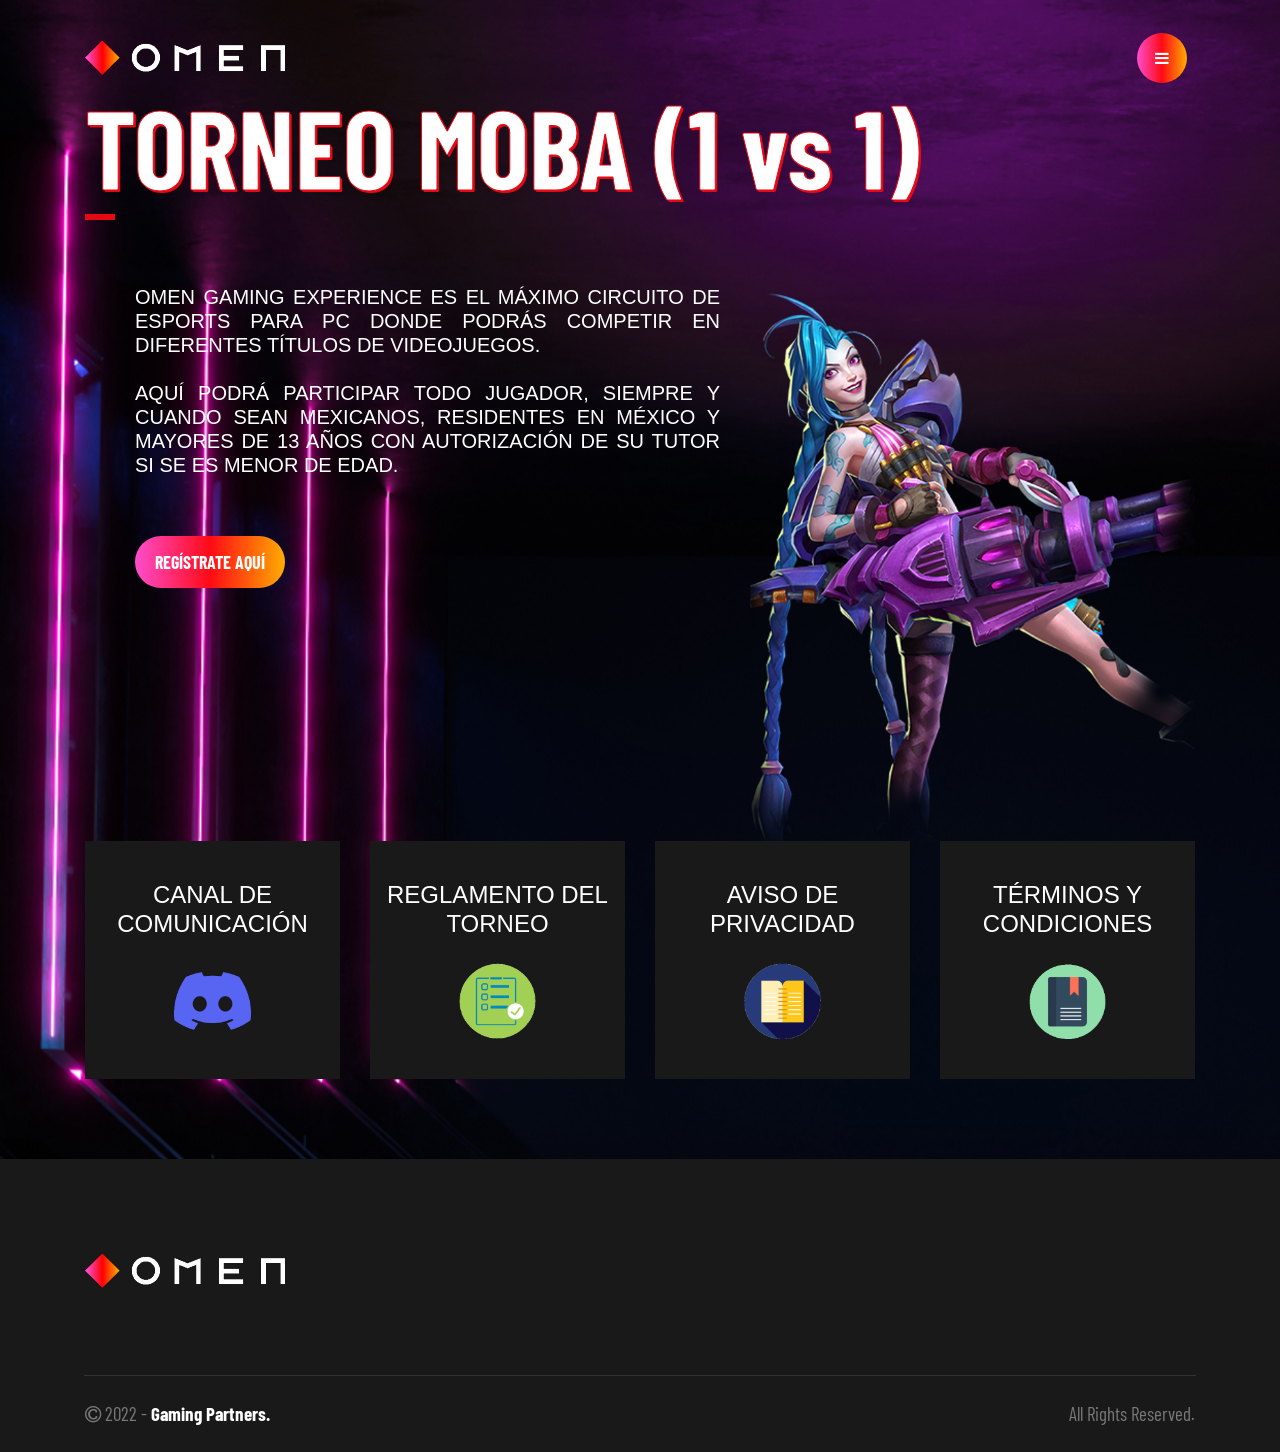
<file: torneo-moba.html>
<!DOCTYPE html>
<html lang="en">

<head>
    <meta charset="UTF-8">
    <meta name="viewport" content="width=device-width, initial-scale=1, shrink-to-fit=no">
    <meta name="keywords" content="HTML5 Template, eSports, Gaming, Tournament, Landing, Page, SEO" />
    <meta name="description" content="Gamix - eSports & Gaming HTML5 Template" />
    <title>TORNEO MOBA - OMEN GAMING EXPERIENCE</title>

    <!--font-awesome icons link-->

    <link rel="shortcut icon" type="image/x-icon" href="ico.png">
    <link rel="stylesheet" href="css/font-awesome.min.css">

    <!-- Bootstrap CSS -->
    <link rel="stylesheet" href="css/bootstrap.min.css">
    <link rel="stylesheet" href="css/slick.css">
    <link rel="stylesheet" href="css/venobox.css">
    <link rel="stylesheet" href="css/lightbox.min.css">
    <!--main style file-->
    <link rel="stylesheet" href="css/style.css">
    <link rel="stylesheet" href="css/responsive.css">
</head>

<body id="darkmode">


    <!-- Modal -->

    <!-- HEADER AREA START -->
    <nav class="navbar navbar-expand-lg navbar-light bg-light sticky-top" id="navber">
        <div class="container">
            <a class="navbar-brand" href="home.html"><img src="images/logo.png" alt=""></a>
            <div class="menu-main" id="navbarSupportedContent">
                <ul class="navbar-nav ml-auto menu-item">

                    <li class="nav-item">
                        <a class="nav-link menu-icon"><i class="fa fa-bars" aria-hidden="true"></i></a>
                    </li>
                </ul>
            </div>
        </div>
        <div class="custom-menubar">
            <ul class="nav-link-block">
                <li>
                    <a href="home.html#banner" class="menu-link">INICIO</a>
                </li>
                <li>
                    <a href="home.html#about" class="menu-link">CONOCENOS</a>
                </li>
                <li>
                    <a href="home.html#torneos" class="menu-link">TORNEOS</a>
                </li>
                <li>
                    <a href="home.html#talentos" class="menu-link">TALENTO</a>
                </li>
            </ul>
            
            <div class="menu-close">
                <a class="hide-menu-btn"><i class="fa fa-times" aria-hidden="true"></i></a>
            </div>
        </div>
    </nav>
    <!-- HEADER AREA END -->

    <!-- ABOUT AREA START -->
    <section id="about" style="background-image: url('images/banner-bg3.jpg');">
        <div class="container">
            <div class="row">
                <div class="col-lg-12 heading">
                    <h3>TORNEO MOBA (1 vs 1)</h3>
                </div>
            </div>
            <div class="row about-pt">

                <div class="col-lg-7">
                    <div class="about-txt">
                        <h5 style="color: white !important; text-align: justify;">OMEN GAMING EXPERIENCE ES EL MÁXIMO CIRCUITO DE ESPORTS PARA PC DONDE PODRÁS COMPETIR EN DIFERENTES TÍTULOS DE VIDEOJUEGOS.<br><br>
                        AQUÍ PODRÁ PARTICIPAR TODO JUGADOR, SIEMPRE Y CUANDO SEAN MEXICANOS, RESIDENTES EN MÉXICO Y MAYORES DE 13 AÑOS CON AUTORIZACIÓN DE SU TUTOR SI SE ES MENOR DE EDAD.
                        </h5><br><br><br>
                        <a href="https://play.toornament.com/es/tournaments/5995226986231595008/" target="_blank" class="main-btn">REGÍSTRATE AQUÍ</a>
                    </div>
                </div> 

                <div class="col-lg-5 ">                    
                    <img src="images/aboutlol.png" alt="about-img" class="img-fluid" style="width: 150%;">
                </div> 

                <br><br>

                <div class="container">
                    <div class="row">
                        <div class="col-lg-3 col-sm-8 text-center">                            
                            <div class="counter-item">
                                <h4 style="color: white;">CANAL DE COMUNICACIÓN</h4><br>
                                <a href="https://discord.gg/yxPnCQBTb3" target="_blank"><img src="images/discord.png" style="width: 30%;"></a>
                            </div>
                            
                        </div>
                        <br>
                        <div class="col-lg-3 col-sm-8 text-center">                            
                            <div class="counter-item">
                                <h4 style="color: white;">REGLAMENTO DEL TORNEO</h4><br>
                                <a href="https://mega.nz/file/YjhCUDhJ#EnHyWjCTpmDqwto16JFtU6GaqIbrU8wgi9EXTHpkwdw" target="_blank"><img src="images/link.png" style="width: 30%;"></a>
                            </div>
                        </div>
                        <div class="col-lg-3 col-sm-8 text-center">                            
                            <div class="counter-item">
                                <h4 style="color: white;">AVISO DE <br>PRIVACIDAD</h4><br>
                                <a href="https://mega.nz/file/ovpEGBjb#7Cr5XZtNwqtbt6IPsJIm2Gs8hVNkXiduGUZV9zdehP8" target="_blank"><img src="images/ap.png" style="width: 30%;"></a>
                            </div>
                            
                        </div>
                        <br>
                        <div class="col-lg-3 col-sm-8 text-center">                            
                            <div class="counter-item">
                                <h4 style="color: white;">TÉRMINOS Y CONDICIONES</h4><br>
                                <a href="https://mega.nz/file/E6oXXB5Q#qxcBMcffgUFceujxsOz3EfMARVut-jik9xxDMug2Ehc" target="_blank"><img src="images/tyc.png" style="width: 30%;"></a>
                            </div>
                            
                        </div>
                    </div>
                </div>
            </div>
        </div>
    </section>
    <!-- ABOUT AREA END -->

    <!-- Modal -->

    <!-- FOOTER AREA START -->
    <section id="footer">
        <div class="container">
            <div class="row">
                <div class="col-lg-12 footer-logo">
                    <a href="home.html"><img src="images/logo.png" alt=""></a>
                    
                </div>
            </div>
        </div>
    </section>
    <!-- FOOTER AREA END -->

    <!-- COPY_RIGHT AREA START -->
    <section id="copy_right">
        <div class="container">
            <div class="row">
                <div class="col-lg-12">
                    <div class="row">
                        <div class="col-lg-6 col-sm-7 copy-right-txt">
                            <p><i class="fa fa-copyright" aria-hidden="true"></i> 2022 - <a href="https://www.gaming-partners.com/" target="_blank">Gaming Partners.</a></p>
                        </div>
                        <div class="col-lg-6 col-sm-5 text-right copy-right-txt">
                            <p>All Rights Reserved.</p>
                        </div>
                    </div>
                </div>
            </div>
        </div>
    </section>
    <!-- COPY_RIGHT AREA END -->

    <!-- JavaScript -->
    <script src="js/jquery-3.3.1.min.js"></script>
    <script src="js/bootstrap.min.js"></script>
    <script src="js/slick.min.js"></script>
    <script src="js/venobox.min.js"></script>
    <script src="js/lightbox.min.js"></script>
    <script src="js/counterup.min.js"></script>
    <script src="js/waypoints.min.js"></script>
    <script src="js/custom.js"></script>

</body>

</html>
</file>
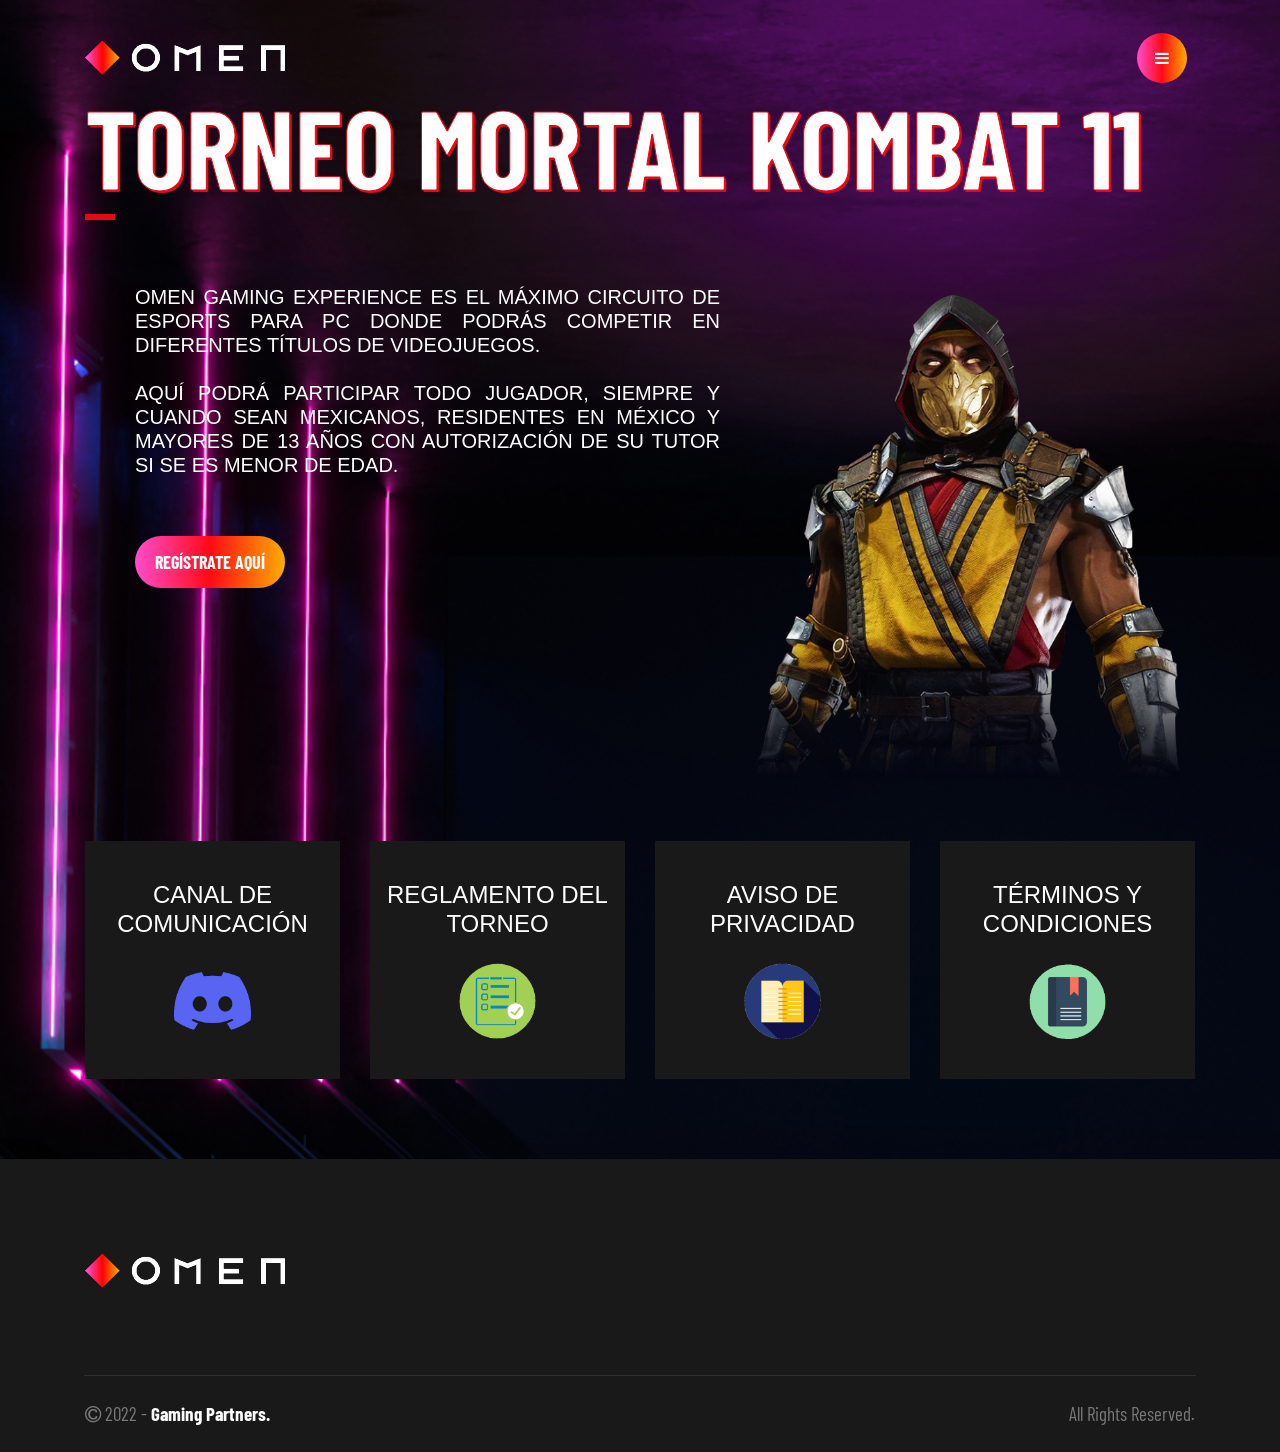
<file: torneo-mortal-kombat-11.html>
<!DOCTYPE html>
<html lang="en">

<head>
    <meta charset="UTF-8">
    <meta name="viewport" content="width=device-width, initial-scale=1, shrink-to-fit=no">
    <meta name="keywords" content="HTML5 Template, eSports, Gaming, Tournament, Landing, Page, SEO" />
    <meta name="description" content="Gamix - eSports & Gaming HTML5 Template" />
    <title>TORNEO MORTAL KOMBAT 11 - OMEN GAMING EXPERIENCE</title>

    <!--font-awesome icons link-->

    <link rel="shortcut icon" type="image/x-icon" href="ico.png">
    <link rel="stylesheet" href="css/font-awesome.min.css">

    <!-- Bootstrap CSS -->
    <link rel="stylesheet" href="css/bootstrap.min.css">
    <link rel="stylesheet" href="css/slick.css">
    <link rel="stylesheet" href="css/venobox.css">
    <link rel="stylesheet" href="css/lightbox.min.css">
    <!--main style file-->
    <link rel="stylesheet" href="css/style.css">
    <link rel="stylesheet" href="css/responsive.css">
</head>

<body id="darkmode">


    <!-- Modal -->

    <!-- HEADER AREA START -->
    <nav class="navbar navbar-expand-lg navbar-light bg-light sticky-top" id="navber">
        <div class="container">
            <a class="navbar-brand" href="home.html"><img src="images/logo.png" alt=""></a>
            <div class="menu-main" id="navbarSupportedContent">
                <ul class="navbar-nav ml-auto menu-item">

                    <li class="nav-item">
                        <a class="nav-link menu-icon"><i class="fa fa-bars" aria-hidden="true"></i></a>
                    </li>
                </ul>
            </div>
        </div>
        <div class="custom-menubar">
            <ul class="nav-link-block">
                <li>
                    <a href="home.html#banner" class="menu-link">INICIO</a>
                </li>
                <li>
                    <a href="home.html#about" class="menu-link">CONOCENOS</a>
                </li>
                <li>
                    <a href="home.html#torneos" class="menu-link">TORNEOS</a>
                </li>
                <li>
                    <a href="home.html#talentos" class="menu-link">TALENTO</a>
                </li>
            </ul>
            
            <div class="menu-close">
                <a class="hide-menu-btn"><i class="fa fa-times" aria-hidden="true"></i></a>
            </div>
        </div>
    </nav>
    <!-- HEADER AREA END -->

    <!-- ABOUT AREA START -->
    <section id="about" style="background-image: url('images/banner-bg3.jpg');">
        <div class="container">
            <div class="row">
                <div class="col-lg-12 heading">
                    <h3>TORNEO MORTAL KOMBAT 11</h3>
                </div>
            </div>
            <div class="row about-pt">

                <div class="col-lg-7">
                    <div class="about-txt">
                        <h5 style="color: white !important; text-align: justify;">OMEN GAMING EXPERIENCE ES EL MÁXIMO CIRCUITO DE ESPORTS PARA PC DONDE PODRÁS COMPETIR EN DIFERENTES TÍTULOS DE VIDEOJUEGOS.<br><br>
                        AQUÍ PODRÁ PARTICIPAR TODO JUGADOR, SIEMPRE Y CUANDO SEAN MEXICANOS, RESIDENTES EN MÉXICO Y MAYORES DE 13 AÑOS CON AUTORIZACIÓN DE SU TUTOR SI SE ES MENOR DE EDAD.
                        </h5><br><br><br>
                        <a href="https://play.toornament.com/es/tournaments/5997514472228438016/" target="_blank" class="main-btn">REGÍSTRATE AQUÍ</a>
                    </div>
                </div> 

                <div class="col-lg-5 ">                    
                    <img src="images/aboutmk11.png" alt="about-img" class="img-fluid" style="width: 150%;">
                </div> 

                <br><br>

                <div class="container">
                    <div class="row">
                        <div class="col-lg-3 col-sm-8 text-center">                            
                            <div class="counter-item">
                                <h4 style="color: white;">CANAL DE COMUNICACIÓN</h4><br>
                                <a href="https://discord.gg/yxPnCQBTb3" target="_blank"><img src="images/discord.png" style="width: 30%;"></a>
                            </div>
                            
                        </div>
                        <br>
                        <div class="col-lg-3 col-sm-8 text-center">                            
                            <div class="counter-item">
                                <h4 style="color: white;">REGLAMENTO DEL TORNEO</h4><br>
                                <a href="https://mega.nz/file/NjwFUDQD#6vnaxaw-QMxPf0yQCC7NwSBCYyzMCg2XPGPaxu4svHM" target="_blank"><img src="images/link.png" style="width: 30%;"></a>
                            </div>
                        </div>
                        <div class="col-lg-3 col-sm-8 text-center">                            
                            <div class="counter-item">
                                <h4 style="color: white;">AVISO DE <br>PRIVACIDAD</h4><br>
                                <a href="https://mega.nz/file/ovpEGBjb#7Cr5XZtNwqtbt6IPsJIm2Gs8hVNkXiduGUZV9zdehP8" target="_blank"><img src="images/ap.png" style="width: 30%;"></a>
                            </div>
                            
                        </div>
                        <br>
                        <div class="col-lg-3 col-sm-8 text-center">                            
                            <div class="counter-item">
                                <h4 style="color: white;">TÉRMINOS Y CONDICIONES</h4><br>
                                <a href="https://mega.nz/file/E6oXXB5Q#qxcBMcffgUFceujxsOz3EfMARVut-jik9xxDMug2Ehc" target="_blank"><img src="images/tyc.png" style="width: 30%;"></a>
                            </div>
                            
                        </div>
                    </div>
                </div>
            </div>
        </div>
    </section>
    <!-- ABOUT AREA END -->
    
    <!-- Modal -->    

    <!-- FOOTER AREA START -->
    <section id="footer">
        <div class="container">
            <div class="row">
                <div class="col-lg-12 footer-logo">
                    <a href="home.html"><img src="images/logo.png" alt=""></a>
                    
                </div>
            </div>
        </div>
    </section>
    <!-- FOOTER AREA END -->

    <!-- COPY_RIGHT AREA START -->
    <section id="copy_right">
        <div class="container">
            <div class="row">
                <div class="col-lg-12">
                    <div class="row">
                        <div class="col-lg-6 col-sm-7 copy-right-txt">
                            <p><i class="fa fa-copyright" aria-hidden="true"></i> 2022 - <a href="https://www.gaming-partners.com/" target="_blank">Gaming Partners.</a></p>
                        </div>
                        <div class="col-lg-6 col-sm-5 text-right copy-right-txt">
                            <p>All Rights Reserved.</p>
                        </div>
                    </div>
                </div>
            </div>
        </div>
    </section>
    <!-- COPY_RIGHT AREA END -->

    <!-- JavaScript -->
    <script src="js/jquery-3.3.1.min.js"></script>
    <script src="js/bootstrap.min.js"></script>
    <script src="js/slick.min.js"></script>
    <script src="js/venobox.min.js"></script>
    <script src="js/lightbox.min.js"></script>
    <script src="js/counterup.min.js"></script>
    <script src="js/waypoints.min.js"></script>
    <script src="js/custom.js"></script>

</body>

</html>
</file>
<file: css/venobox.css>
.vbox-overlay *,.vbox-overlay *:before,.vbox-overlay *:after{-webkit-backface-visibility:hidden;-webkit-box-sizing:border-box;-moz-box-sizing:border-box;box-sizing:border-box}.vbox-overlay{display:-webkit-flex;display:flex;-webkit-flex-direction:column;flex-direction:column;-webkit-justify-content:center;justify-content:center;-webkit-align-items:center;align-items:center;position:fixed;left:0;top:0;bottom:0;right:0;z-index:1040;-webkit-transform:translateZ(1000px);transform:translateZ(1000px);transform-style:preserve-3d}.vbox-title{width:100%;height:40px;float:left;text-align:center;line-height:28px;font-size:12px;padding:6px 40px;overflow:hidden;position:fixed;display:none;left:0;z-index:1050}.vbox-close{cursor:pointer;position:fixed;top:-1px;right:0;width:50px;height:40px;padding:6px;display:block;background-position:10px center;overflow:hidden;font-size:24px;line-height:1;text-align:center;z-index:1050}.vbox-num{cursor:pointer;position:fixed;left:0;height:40px;display:block;overflow:hidden;line-height:28px;font-size:12px;padding:6px 10px;display:none;z-index:1050}.vbox-next,.vbox-prev{position:fixed;top:50%;margin-top:-15px;overflow:hidden;cursor:pointer;display:block;width:45px;height:45px;z-index:1050}.vbox-next span,.vbox-prev span{position:relative;width:20px;height:20px;border:2px solid transparent;border-top-color:#B6B6B6;border-right-color:#B6B6B6;text-indent:-100px;position:absolute;top:8px;display:block}.vbox-prev{left:15px}.vbox-next{right:15px}.vbox-prev span{left:10px;-ms-transform:rotate(-135deg);-webkit-transform:rotate(-135deg);transform:rotate(-135deg)}.vbox-next span{-ms-transform:rotate(45deg);-webkit-transform:rotate(45deg);transform:rotate(45deg);right:10px}.vbox-inline{width:420px;height:315px;height:70vh;padding:10px;background:#fff;margin:0 auto;overflow:auto;text-align:left}.venoframe{max-width:100%;width:100%;border:none;width:100%;height:260px;height:70vh}.venoframe.vbvid{height:260px}@media (min-width:768px){.venoframe,.vbox-inline{width:90%;height:360px;height:70vh}.venoframe.vbvid{width:640px;height:360px}}@media (min-width:992px){.venoframe,.vbox-inline{max-width:1200px;width:80%;height:540px;height:70vh}.venoframe.vbvid{width:960px;height:540px}}.vbox-open{overflow:hidden}.vbox-container{position:absolute;left:0;right:0;top:0;bottom:0;overflow-x:hidden;overflow-y:scroll;overflow-scrolling:touch;-webkit-overflow-scrolling:touch;z-index:20;max-height:100%}.vbox-content{text-align:center;float:left;width:100%;position:relative;overflow:hidden;padding:20px 10px}.vbox-container img{max-width:100%;height:auto}.figlio{box-shadow:0 0 12px rgba(0,0,0,.19),0 6px 6px rgba(0,0,0,.23);max-width:100%;text-align:initial}img.figlio{-webkit-user-select:none;-khtml-user-select:none;-moz-user-select:none;-o-user-select:none;user-select:none}.vbox-content.swipe-left{margin-left:-200px!important}.vbox-content.swipe-right{margin-left:200px!important}.animated{webkit-transition:margin 300ms ease-out;transition:margin 300ms ease-out}.animate-in{opacity:1}.animate-out{opacity:0}
/* ---------- preloader ----------
 * SPINKIT 
 * http://tobiasahlin.com/spinkit/
-------------------------------- */
.sk-double-bounce,.sk-rotating-plane{width:40px;height:40px;margin:40px auto}.sk-rotating-plane{background-color:#333;-webkit-animation:sk-rotatePlane 1.2s infinite ease-in-out;animation:sk-rotatePlane 1.2s infinite ease-in-out}@-webkit-keyframes sk-rotatePlane{0%{-webkit-transform:perspective(120px) rotateX(0) rotateY(0);transform:perspective(120px) rotateX(0) rotateY(0)}50%{-webkit-transform:perspective(120px) rotateX(-180.1deg) rotateY(0);transform:perspective(120px) rotateX(-180.1deg) rotateY(0)}100%{-webkit-transform:perspective(120px) rotateX(-180deg) rotateY(-179.9deg);transform:perspective(120px) rotateX(-180deg) rotateY(-179.9deg)}}@keyframes sk-rotatePlane{0%{-webkit-transform:perspective(120px) rotateX(0) rotateY(0);transform:perspective(120px) rotateX(0) rotateY(0)}50%{-webkit-transform:perspective(120px) rotateX(-180.1deg) rotateY(0);transform:perspective(120px) rotateX(-180.1deg) rotateY(0)}100%{-webkit-transform:perspective(120px) rotateX(-180deg) rotateY(-179.9deg);transform:perspective(120px) rotateX(-180deg) rotateY(-179.9deg)}}.sk-double-bounce{position:relative}.sk-double-bounce .sk-child{width:100%;height:100%;border-radius:50%;background-color:#333;opacity:.6;position:absolute;top:0;left:0;-webkit-animation:sk-doubleBounce 2s infinite ease-in-out;animation:sk-doubleBounce 2s infinite ease-in-out}.sk-chasing-dots .sk-child,.sk-spinner-pulse,.sk-three-bounce .sk-child{background-color:#333;border-radius:100%}.sk-double-bounce .sk-double-bounce2{-webkit-animation-delay:-1s;animation-delay:-1s}@-webkit-keyframes sk-doubleBounce{0%,100%{-webkit-transform:scale(0);transform:scale(0)}50%{-webkit-transform:scale(1);transform:scale(1)}}@keyframes sk-doubleBounce{0%,100%{-webkit-transform:scale(0);transform:scale(0)}50%{-webkit-transform:scale(1);transform:scale(1)}}.sk-wave{margin:40px auto;width:50px;height:40px;text-align:center;font-size:10px}.sk-wave .sk-rect{background-color:#333;height:100%;width:6px;display:inline-block;-webkit-animation:sk-waveStretchDelay 1.2s infinite ease-in-out;animation:sk-waveStretchDelay 1.2s infinite ease-in-out}.sk-wave .sk-rect1{-webkit-animation-delay:-1.2s;animation-delay:-1.2s}.sk-wave .sk-rect2{-webkit-animation-delay:-1.1s;animation-delay:-1.1s}.sk-wave .sk-rect3{-webkit-animation-delay:-1s;animation-delay:-1s}.sk-wave .sk-rect4{-webkit-animation-delay:-.9s;animation-delay:-.9s}.sk-wave .sk-rect5{-webkit-animation-delay:-.8s;animation-delay:-.8s}@-webkit-keyframes sk-waveStretchDelay{0%,100%,40%{-webkit-transform:scaleY(.4);transform:scaleY(.4)}20%{-webkit-transform:scaleY(1);transform:scaleY(1)}}@keyframes sk-waveStretchDelay{0%,100%,40%{-webkit-transform:scaleY(.4);transform:scaleY(.4)}20%{-webkit-transform:scaleY(1);transform:scaleY(1)}}.sk-wandering-cubes{margin:40px auto;width:40px;height:40px;position:relative}.sk-wandering-cubes .sk-cube{background-color:#333;width:10px;height:10px;position:absolute;top:0;left:0;-webkit-animation:sk-wanderingCube 1.8s ease-in-out -1.8s infinite both;animation:sk-wanderingCube 1.8s ease-in-out -1.8s infinite both}.sk-chasing-dots,.sk-spinner-pulse{width:40px;height:40px;margin:40px auto}.sk-wandering-cubes .sk-cube2{-webkit-animation-delay:-.9s;animation-delay:-.9s}@-webkit-keyframes sk-wanderingCube{0%{-webkit-transform:rotate(0);transform:rotate(0)}25%{-webkit-transform:translateX(30px) rotate(-90deg) scale(.5);transform:translateX(30px) rotate(-90deg) scale(.5)}50%{-webkit-transform:translateX(30px) translateY(30px) rotate(-179deg);transform:translateX(30px) translateY(30px) rotate(-179deg)}50.1%{-webkit-transform:translateX(30px) translateY(30px) rotate(-180deg);transform:translateX(30px) translateY(30px) rotate(-180deg)}75%{-webkit-transform:translateX(0) translateY(30px) rotate(-270deg) scale(.5);transform:translateX(0) translateY(30px) rotate(-270deg) scale(.5)}100%{-webkit-transform:rotate(-360deg);transform:rotate(-360deg)}}@keyframes sk-wanderingCube{0%{-webkit-transform:rotate(0);transform:rotate(0)}25%{-webkit-transform:translateX(30px) rotate(-90deg) scale(.5);transform:translateX(30px) rotate(-90deg) scale(.5)}50%{-webkit-transform:translateX(30px) translateY(30px) rotate(-179deg);transform:translateX(30px) translateY(30px) rotate(-179deg)}50.1%{-webkit-transform:translateX(30px) translateY(30px) rotate(-180deg);transform:translateX(30px) translateY(30px) rotate(-180deg)}75%{-webkit-transform:translateX(0) translateY(30px) rotate(-270deg) scale(.5);transform:translateX(0) translateY(30px) rotate(-270deg) scale(.5)}100%{-webkit-transform:rotate(-360deg);transform:rotate(-360deg)}}.sk-spinner-pulse{-webkit-animation:sk-pulseScaleOut 1s infinite ease-in-out;animation:sk-pulseScaleOut 1s infinite ease-in-out}@-webkit-keyframes sk-pulseScaleOut{0%{-webkit-transform:scale(0);transform:scale(0)}100%{-webkit-transform:scale(1);transform:scale(1);opacity:0}}@keyframes sk-pulseScaleOut{0%{-webkit-transform:scale(0);transform:scale(0)}100%{-webkit-transform:scale(1);transform:scale(1);opacity:0}}.sk-chasing-dots{position:relative;text-align:center;-webkit-animation:sk-chasingDotsRotate 2s infinite linear;animation:sk-chasingDotsRotate 2s infinite linear}.sk-chasing-dots .sk-child{width:60%;height:60%;display:inline-block;position:absolute;top:0;-webkit-animation:sk-chasingDotsBounce 2s infinite ease-in-out;animation:sk-chasingDotsBounce 2s infinite ease-in-out}.sk-chasing-dots .sk-dot2{top:auto;bottom:0;-webkit-animation-delay:-1s;animation-delay:-1s}@-webkit-keyframes sk-chasingDotsRotate{100%{-webkit-transform:rotate(360deg);transform:rotate(360deg)}}@keyframes sk-chasingDotsRotate{100%{-webkit-transform:rotate(360deg);transform:rotate(360deg)}}@-webkit-keyframes sk-chasingDotsBounce{0%,100%{-webkit-transform:scale(0);transform:scale(0)}50%{-webkit-transform:scale(1);transform:scale(1)}}@keyframes sk-chasingDotsBounce{0%,100%{-webkit-transform:scale(0);transform:scale(0)}50%{-webkit-transform:scale(1);transform:scale(1)}}.sk-three-bounce{margin:40px auto;width:80px;text-align:center}.sk-three-bounce .sk-child{width:20px;height:20px;display:inline-block;-webkit-animation:sk-three-bounce 1.4s ease-in-out 0s infinite both;animation:sk-three-bounce 1.4s ease-in-out 0s infinite both}.sk-circle .sk-child:before,.sk-fading-circle .sk-circle:before{display:block;border-radius:100%;content:'';background-color:#333}.sk-three-bounce .sk-bounce1{-webkit-animation-delay:-.32s;animation-delay:-.32s}.sk-three-bounce .sk-bounce2{-webkit-animation-delay:-.16s;animation-delay:-.16s}@-webkit-keyframes sk-three-bounce{0%,100%,80%{-webkit-transform:scale(0);transform:scale(0)}40%{-webkit-transform:scale(1);transform:scale(1)}}@keyframes sk-three-bounce{0%,100%,80%{-webkit-transform:scale(0);transform:scale(0)}40%{-webkit-transform:scale(1);transform:scale(1)}}.sk-circle{margin:40px auto;width:40px;height:40px;position:relative}.sk-circle .sk-child{width:100%;height:100%;position:absolute;left:0;top:0}.sk-circle .sk-child:before{margin:0 auto;width:15%;height:15%;-webkit-animation:sk-circleBounceDelay 1.2s infinite ease-in-out both;animation:sk-circleBounceDelay 1.2s infinite ease-in-out both}.sk-circle .sk-circle2{-webkit-transform:rotate(30deg);-ms-transform:rotate(30deg);transform:rotate(30deg)}.sk-circle .sk-circle3{-webkit-transform:rotate(60deg);-ms-transform:rotate(60deg);transform:rotate(60deg)}.sk-circle .sk-circle4{-webkit-transform:rotate(90deg);-ms-transform:rotate(90deg);transform:rotate(90deg)}.sk-circle .sk-circle5{-webkit-transform:rotate(120deg);-ms-transform:rotate(120deg);transform:rotate(120deg)}.sk-circle .sk-circle6{-webkit-transform:rotate(150deg);-ms-transform:rotate(150deg);transform:rotate(150deg)}.sk-circle .sk-circle7{-webkit-transform:rotate(180deg);-ms-transform:rotate(180deg);transform:rotate(180deg)}.sk-circle .sk-circle8{-webkit-transform:rotate(210deg);-ms-transform:rotate(210deg);transform:rotate(210deg)}.sk-circle .sk-circle9{-webkit-transform:rotate(240deg);-ms-transform:rotate(240deg);transform:rotate(240deg)}.sk-circle .sk-circle10{-webkit-transform:rotate(270deg);-ms-transform:rotate(270deg);transform:rotate(270deg)}.sk-circle .sk-circle11{-webkit-transform:rotate(300deg);-ms-transform:rotate(300deg);transform:rotate(300deg)}.sk-circle .sk-circle12{-webkit-transform:rotate(330deg);-ms-transform:rotate(330deg);transform:rotate(330deg)}.sk-circle .sk-circle2:before{-webkit-animation-delay:-1.1s;animation-delay:-1.1s}.sk-circle .sk-circle3:before{-webkit-animation-delay:-1s;animation-delay:-1s}.sk-circle .sk-circle4:before{-webkit-animation-delay:-.9s;animation-delay:-.9s}.sk-circle .sk-circle5:before{-webkit-animation-delay:-.8s;animation-delay:-.8s}.sk-circle .sk-circle6:before{-webkit-animation-delay:-.7s;animation-delay:-.7s}.sk-circle .sk-circle7:before{-webkit-animation-delay:-.6s;animation-delay:-.6s}.sk-circle .sk-circle8:before{-webkit-animation-delay:-.5s;animation-delay:-.5s}.sk-circle .sk-circle9:before{-webkit-animation-delay:-.4s;animation-delay:-.4s}.sk-circle .sk-circle10:before{-webkit-animation-delay:-.3s;animation-delay:-.3s}.sk-circle .sk-circle11:before{-webkit-animation-delay:-.2s;animation-delay:-.2s}.sk-circle .sk-circle12:before{-webkit-animation-delay:-.1s;animation-delay:-.1s}@-webkit-keyframes sk-circleBounceDelay{0%,100%,80%{-webkit-transform:scale(0);transform:scale(0)}40%{-webkit-transform:scale(1);transform:scale(1)}}@keyframes sk-circleBounceDelay{0%,100%,80%{-webkit-transform:scale(0);transform:scale(0)}40%{-webkit-transform:scale(1);transform:scale(1)}}.sk-cube-grid{width:40px;height:40px;margin:40px auto}.sk-cube-grid .sk-cube{width:33.33%;height:33.33%;background-color:#333;float:left;-webkit-animation:sk-cubeGridScaleDelay 1.3s infinite ease-in-out;animation:sk-cubeGridScaleDelay 1.3s infinite ease-in-out}.sk-cube-grid .sk-cube1{-webkit-animation-delay:.2s;animation-delay:.2s}.sk-cube-grid .sk-cube2{-webkit-animation-delay:.3s;animation-delay:.3s}.sk-cube-grid .sk-cube3{-webkit-animation-delay:.4s;animation-delay:.4s}.sk-cube-grid .sk-cube4{-webkit-animation-delay:.1s;animation-delay:.1s}.sk-cube-grid .sk-cube5{-webkit-animation-delay:.2s;animation-delay:.2s}.sk-cube-grid .sk-cube6{-webkit-animation-delay:.3s;animation-delay:.3s}.sk-cube-grid .sk-cube7{-webkit-animation-delay:0ms;animation-delay:0ms}.sk-cube-grid .sk-cube8{-webkit-animation-delay:.1s;animation-delay:.1s}.sk-cube-grid .sk-cube9{-webkit-animation-delay:.2s;animation-delay:.2s}@-webkit-keyframes sk-cubeGridScaleDelay{0%,100%,70%{-webkit-transform:scale3D(1,1,1);transform:scale3D(1,1,1)}35%{-webkit-transform:scale3D(0,0,1);transform:scale3D(0,0,1)}}@keyframes sk-cubeGridScaleDelay{0%,100%,70%{-webkit-transform:scale3D(1,1,1);transform:scale3D(1,1,1)}35%{-webkit-transform:scale3D(0,0,1);transform:scale3D(0,0,1)}}.sk-fading-circle{margin:40px auto;width:40px;height:40px;position:relative}.sk-fading-circle .sk-circle{width:100%;height:100%;position:absolute;left:0;top:0}.sk-fading-circle .sk-circle:before{margin:0 auto;width:15%;height:15%;-webkit-animation:sk-circleFadeDelay 1.2s infinite ease-in-out both;animation:sk-circleFadeDelay 1.2s infinite ease-in-out both}.sk-fading-circle .sk-circle2{-webkit-transform:rotate(30deg);-ms-transform:rotate(30deg);transform:rotate(30deg)}.sk-fading-circle .sk-circle3{-webkit-transform:rotate(60deg);-ms-transform:rotate(60deg);transform:rotate(60deg)}.sk-fading-circle .sk-circle4{-webkit-transform:rotate(90deg);-ms-transform:rotate(90deg);transform:rotate(90deg)}.sk-fading-circle .sk-circle5{-webkit-transform:rotate(120deg);-ms-transform:rotate(120deg);transform:rotate(120deg)}.sk-fading-circle .sk-circle6{-webkit-transform:rotate(150deg);-ms-transform:rotate(150deg);transform:rotate(150deg)}.sk-fading-circle .sk-circle7{-webkit-transform:rotate(180deg);-ms-transform:rotate(180deg);transform:rotate(180deg)}.sk-fading-circle .sk-circle8{-webkit-transform:rotate(210deg);-ms-transform:rotate(210deg);transform:rotate(210deg)}.sk-fading-circle .sk-circle9{-webkit-transform:rotate(240deg);-ms-transform:rotate(240deg);transform:rotate(240deg)}.sk-fading-circle .sk-circle10{-webkit-transform:rotate(270deg);-ms-transform:rotate(270deg);transform:rotate(270deg)}.sk-fading-circle .sk-circle11{-webkit-transform:rotate(300deg);-ms-transform:rotate(300deg);transform:rotate(300deg)}.sk-fading-circle .sk-circle12{-webkit-transform:rotate(330deg);-ms-transform:rotate(330deg);transform:rotate(330deg)}.sk-fading-circle .sk-circle2:before{-webkit-animation-delay:-1.1s;animation-delay:-1.1s}.sk-fading-circle .sk-circle3:before{-webkit-animation-delay:-1s;animation-delay:-1s}.sk-fading-circle .sk-circle4:before{-webkit-animation-delay:-.9s;animation-delay:-.9s}.sk-fading-circle .sk-circle5:before{-webkit-animation-delay:-.8s;animation-delay:-.8s}.sk-fading-circle .sk-circle6:before{-webkit-animation-delay:-.7s;animation-delay:-.7s}.sk-fading-circle .sk-circle7:before{-webkit-animation-delay:-.6s;animation-delay:-.6s}.sk-fading-circle .sk-circle8:before{-webkit-animation-delay:-.5s;animation-delay:-.5s}.sk-fading-circle .sk-circle9:before{-webkit-animation-delay:-.4s;animation-delay:-.4s}.sk-fading-circle .sk-circle10:before{-webkit-animation-delay:-.3s;animation-delay:-.3s}.sk-fading-circle .sk-circle11:before{-webkit-animation-delay:-.2s;animation-delay:-.2s}.sk-fading-circle .sk-circle12:before{-webkit-animation-delay:-.1s;animation-delay:-.1s}@-webkit-keyframes sk-circleFadeDelay{0%,100%,39%{opacity:0}40%{opacity:1}}@keyframes sk-circleFadeDelay{0%,100%,39%{opacity:0}40%{opacity:1}}.sk-folding-cube{margin:40px auto;width:40px;height:40px;position:relative;-webkit-transform:rotateZ(45deg);transform:rotateZ(45deg)}.sk-folding-cube .sk-cube{float:left;width:50%;height:50%;position:relative;-webkit-transform:scale(1.1);-ms-transform:scale(1.1);transform:scale(1.1)}.sk-folding-cube .sk-cube:before{content:'';position:absolute;top:0;left:0;width:100%;height:100%;background-color:#333;-webkit-animation:sk-foldCubeAngle 2.4s infinite linear both;animation:sk-foldCubeAngle 2.4s infinite linear both;-webkit-transform-origin:100% 100%;-ms-transform-origin:100% 100%;transform-origin:100% 100%}.sk-folding-cube .sk-cube2{-webkit-transform:scale(1.1) rotateZ(90deg);transform:scale(1.1) rotateZ(90deg)}.sk-folding-cube .sk-cube3{-webkit-transform:scale(1.1) rotateZ(180deg);transform:scale(1.1) rotateZ(180deg)}.sk-folding-cube .sk-cube4{-webkit-transform:scale(1.1) rotateZ(270deg);transform:scale(1.1) rotateZ(270deg)}.sk-folding-cube .sk-cube2:before{-webkit-animation-delay:.3s;animation-delay:.3s}.sk-folding-cube .sk-cube3:before{-webkit-animation-delay:.6s;animation-delay:.6s}.sk-folding-cube .sk-cube4:before{-webkit-animation-delay:.9s;animation-delay:.9s}@-webkit-keyframes sk-foldCubeAngle{0%,10%{-webkit-transform:perspective(140px) rotateX(-180deg);transform:perspective(140px) rotateX(-180deg);opacity:0}25%,75%{-webkit-transform:perspective(140px) rotateX(0);transform:perspective(140px) rotateX(0);opacity:1}100%,90%{-webkit-transform:perspective(140px) rotateY(180deg);transform:perspective(140px) rotateY(180deg);opacity:0}}@keyframes sk-foldCubeAngle{0%,10%{-webkit-transform:perspective(140px) rotateX(-180deg);transform:perspective(140px) rotateX(-180deg);opacity:0}25%,75%{-webkit-transform:perspective(140px) rotateX(0);transform:perspective(140px) rotateX(0);opacity:1}100%,90%{-webkit-transform:perspective(140px) rotateY(180deg);transform:perspective(140px) rotateY(180deg);opacity:0}}
</file>
<file: css/style.css>
/*
* Template Name: Gamix - eSports & Gaming HTML5 Template
* Author: EpikTheme
* Author URL: https://themeforest.net/user/epik-theme
* Website: https://epiktheme.com/
* Version: 1.0
*/

/* =============================================================================

[Table of contents]

0.0 Common CSS START 
1.0 HEADER AREA START 
2.0 BANNER AREA START
3.0 GAMES AREA START
4.0 ABOUT AREA START
5.0 COUNTER AREA START
6.0 MATCH AREA START
7.0 WATCH AREA START
8.0 BRAND AREA START
9.0 PLAYER AREA START
10.0 PRODUCT AREA START 
11.0 JOIN AREA START 
12.0 BLOG AREA START 
13.0 SUBSCRIBE AREA START
14.0 FOOTER AREA START
15.0 COPY_RIGHT AREA START
 
/*===========================
0.0 *** Common CSS START ***
=============================*/
* {
    margin: 0;
    padding: 0;
    outline: 0;
}

body {
    overflow-x: hidden;
}

#darkmode {
    background: #141414;
}

ul,
ol {
    list-style-type: none;
}

a,
a:focus,
a:hover {
    text-decoration: none;
    outline: 0;
}

img {
    overflow: hidden;
    border: 0;
    vertical-align: middle;
}

.zindex {
    position: relative;
    z-index: 999;
}

.clr {
    clear: both;
}

.vbox-overlay {
    z-index: 999999;
}

.lightboxOverlay {
    z-index: 999999;
}

.lightbox {
    z-index: 9999999;
}

h1,
h2,
h3,
h4,
h5,
h6,
p,
ul,
ol {
    margin: 0;
    padding: 0;
}

p {
    line-height: 27px;
}

@font-face {
    src: url(../fonts/BarlowCondensed-Bold.ttf);
    font-family: bb;
}

@font-face {
    src: url(../fonts/BarlowCondensed-Regular.ttf);
    font-family: br;
}


/* preloader */
.preloader {
    min-height: 100vh;
    position: fixed;
    top: 0;
    left: 0;
    right: 0;
    bottom: 0;
    background: #191919;
    z-index: 999999999;
    display: -webkit-box;
    display: -ms-flexbox;
    display: flex;
    -webkit-box-align: center;
    -ms-flex-align: center;
    align-items: center;
    -webkit-box-pack: center;
    -ms-flex-pack: center;
    justify-content: center;
}

.loader-box {
    color: #e50914;
    -webkit-animation-duration: 3s;
    animation-duration: 3s;
    width: 44px;
    height: 44px;
    position: relative;
    -webkit-transform: scale(1.5);
    -ms-transform: scale(1.5);
    transform: scale(1.5);
}

.loader-box svg {
    display: block;
    width: 100%;
    height: 100%;
}

.loader-box svg rect {
    fill: none;
    stroke: #e50914;
    stroke-width: 10px;
    stroke-linejoin: round;
    stroke-linecap: round;
}

.loader-box svg rect {
    stroke-dasharray: 192 64 192 64;
    stroke-dashoffset: 0;
    -webkit-animation: pathRect 3s cubic-bezier(0.785, 0.135, 0.15, 0.86) infinite;
    animation: pathRect 3s cubic-bezier(0.785, 0.135, 0.15, 0.86) infinite;
}

@-webkit-keyframes pathRect {
    25% {
        stroke-dashoffset: 64;
    }

    50% {
        stroke-dashoffset: 128;
    }

    75% {
        stroke-dashoffset: 192;
    }

    100% {
        stroke-dashoffset: 256;
    }
}

@keyframes pathRect {
    25% {
        stroke-dashoffset: 64;
    }

    50% {
        stroke-dashoffset: 128;
    }

    75% {
        stroke-dashoffset: 192;
    }

    100% {
        stroke-dashoffset: 256;
    }
}

/* model */
.modal {
    z-index: 99999999;
    background: rgba(20, 20, 20, 0.8);
}

.modal-title {
    font-size: 32px;
    font-family: bb;
    color: white;
    position: relative;
    padding-left: 25px;
    text-transform: uppercase;
}

.modal-title b {
    color: #e50914;
}

#contact-model-large .modal-title {
    padding-left: 15px;
}

.modal-content {
    background: rgba(81, 15, 96, .3);

}

.modal-header {
    border-bottom: 1px solid rgba(113, 0, 129, .3);
}

.modal-body {
    padding: 15px 30px;
}

.modal-footer {
    border-top: 1px solid rgba(113, 0, 129, .3);
    padding: 20px 15px;
}

.close span {
    color: white;
    position: absolute;
    top: 1px;
    right: 7px;
}

.model-btn {
    border: 1px solid #e50914;
    padding: 10px 20px !important;
}

.model-btn:focus {
    outline: 0;
}

.cart-item {
    margin-top: 12px;
}

.cart-item h3 {
    font-size: 29px;
    font-family: bb;
    color: white;
    padding-bottom: 15px;
    padding-top: 17px;
}

.cart-item span {
    font-size: 19px;
    font-family: br;
    color: #787878;
}

.cart-img {
    position: relative;
}

.cart-item a i {
    color: #fff;
    font-size: 14px;
    position: absolute;
    right: 38px;
    top: 20px;
    width: 25px;
    height: 25px;
    line-height: 25px;
    background: #e50914;
    border-radius: 50%;
    text-align: center;
}

.contact-box input {
    height: 60px;
}

.contact-box .form-control {
    font-family: br;
    font-size: 16px;
    border: 2px solid ;
    border-image: linear-gradient(360deg, #FF4DCC, #FF0A15, #FFAC02);
    border-image-slice: 1;
    box-shadow: 0 0 16px #3335;
    background: transparent;
    margin-top: 15px;
    -webkit-transition: all linear .3s;
    -o-transition: all linear .3s;
    transition: all linear .3s;
    color: #fff !important;
}

.contact-box .form-control:hover,
.contact-box .form-control:focus {
    -webkit-box-shadow: none;
    box-shadow: none;
    color: white;
}

/* Login start */
.logoss {
    font-size: 36px;
    font-family: bb;
    color: white;
    letter-spacing: 6px;
}

.logoss span {
    color: #e50914;
}

.logoss:hover {
    color: white;
}

.login-12 {
    top: 0;
    width: 100%;
    bottom: 0;
    min-height: 100vh;
    z-index: 999;
    opacity: 1;
    position: relative;
    display: -webkit-box;
    display: -ms-flexbox;
    display: flex;
    -webkit-box-pack: center;
    -ms-flex-pack: center;
    justify-content: center;
    -webkit-box-align: center;
    -ms-flex-align: center;
    align-items: center;
    padding: 30px 0;
    background: #141414;
}

.login-12 .login-inner-form {
    color: #272323;
    text-align: center;
}

.login-12 .col-pad-0 {
    padding: 0;
}

.login-12 .login-inner-form .details p {
    color: #787878;
    font-size: 15px;
    font-family: br;
}

.login-12 .login-inner-form .details p a {
    margin-left: 3px;
    color: #fff;
    font-family: bb;
}

.login-12 .login-inner-form .details p {
    margin-bottom: 0;
}

.login-12 .login-inner-form .details {
    padding: 30px 0 30px 60px;
}

.login-12 .bg-img {
    background-size: cover;
    width: 100%;
    bottom: 0;
    padding: 80px 20px;
    background: #1d1d1d;
    margin: 30px 0;
    right: -60px;
    z-index: 999;
}

.login-box-12 {
    margin: 0 200px 0 150px;
    max-width: 700px;
    border-radius: 10px;
    background: #191919;
    background-size: cover;
    top: 0;
    bottom: 0;
    opacity: 1;
    text-align: center;
}

.login-12 .btn-outline {
    border-radius: 3px;
    padding: 6px 30px 6px 30px;
    color: #ff574d;
    background: #fff;
    letter-spacing: 1px;
    font-size: 14px;
    font-weight: 600;
}

.login-12 .none-2 {
    display: none;
}

.login-12 .btn-outline:hover {
    background: #ecebeb;
    text-decoration: none;
}

.login-12 .login-inner-form h3 {
    margin: 0 0 25px;
    font-size: 25px;
    font-family: bb;
    color: white;
}

.login-12 .login-inner-form .form-group {
    margin-bottom: 20px;
}

.login-12 .login-inner-form .input-text {
    outline: none;
    width: 100%;
    padding: 10px 20px;
    font-size: 15px;
    outline: 0;
    font-weight: 500;
    color: #7c7c7c;
    height: 45px;
    border-radius: 0;
    border: 1px solid #313131;
    -webkit-box-shadow: 0 1px 3px 0 rgba(0, 0, 0, .06);
    box-shadow: 0 1px 3px 0 rgba(0, 0, 0, .06);
    background: #313131;
}

.login-12 .login-inner-form .btn-md {
    cursor: pointer;
    padding: 10px 50px 8px 50px;
    height: 45px;
    letter-spacing: 1px;
    font-size: 14px;
    font-weight: 600;
    font-family: 'Open Sans', sans-serif;
    border-radius: 3px;
}

.login-12 .bg-img .social-list li {
    display: inline-block;
    font-size: 16px;
}

.login-12 .bg-img .logo {
    height: 30px;
    margin-bottom: 20px;
}

.login-12 .bg-img p {
    font-size: 15px;
    color: #787878;
    margin-bottom: 30px;
    padding-top: 20px;
    font-family: br;
}

.login-12 .bg-img .btn-sm {
    padding: 6px 20px 6px 20px;
    font-size: 13px;
}

.login-12 .bg-img .social-list {
    margin-top: 35px;
    padding: 0;
}

.login-12 .bg-img .social-list li a {
    margin: 0 12px;
    font-size: 19px;
    color: #fff;
    border-radius: 3px;
    display: inline-block;
    -webkit-transition: all linear .3s;
    -o-transition: all linear .3s;
    transition: all linear .3s;
}

.login-12 .bg-img .social-list li a:hover {
    color: #e50914;
}

.login-12 .login-inner-form input[type=checkbox],
input[type=radio] {
    margin-right: 3px;
}

.login-12 .login-inner-form button:focus {
    outline: none;
    outline: 0 auto -webkit-focus-ring-color;
}

.login-12 .login-inner-form .btn-theme.focus,
.btn-theme:focus {
    -webkit-box-shadow: none;
    box-shadow: none;
}

.login-12 .login-inner-form .btn-theme {
    background: #e50914;
    font-size: 18px;
    font-family: br;
    border: none;
    color: #fff;
}

.login-12 .login-inner-form .btn-theme:hover {
    background: #bf000a;
    -webkit-box-shadow: 0 0 35px rgba(0, 0, 0, 0.1);
    box-shadow: 0 0 35px rgba(0, 0, 0, 0.1);
}

.login-12 .login-inner-form .terms {
    margin-left: 3px;
}

.login-12 .login-inner-form .checkbox {
    margin-bottom: 20px;
    font-size: 14px;
}

.login-12 .login-inner-form .form-check {
    float: left;
    margin-bottom: 0;
}

.login-12 .login-inner-form .form-check a {
    color: #717171;
    float: right;
}

.login-12 .login-inner-form .form-check-input {
    position: absolute;
    margin-left: 0;
}

.login-12 .login-inner-form .form-check label::before {
    content: "";
    display: inline-block;
    position: absolute;
    width: 17px;
    height: 17px;
    margin-left: -25px;
    border: 1px solid #c5c3c3;
    border-radius: 3px;
    background-color: #fff;
}

.login-12 .login-inner-form .form-check-label {
    padding-left: 25px;
    margin-bottom: 0;
    font-size: 14px;
    color: #fff;
}

.form-check {
    padding-left: 0;
}

.login-12 .login-inner-form .checkbox-theme input[type="checkbox"]:checked + label::before {
    background-color: #e50914;
    border-color: #e50914;
}

.login-12 .login-inner-form input[type=checkbox]:checked + label:before {
    font-weight: 300;
    color: #f3f3f3;
    line-height: 15px;
    font-size: 14px;
    content: "\2713";
}

.login-12 .login-inner-form input[type=checkbox],
input[type=radio] {
    margin-top: 4px;
}

.login-12 .login-inner-form .checkbox a {
    font-size: 14px;
    color: #e50914;
    float: right;
}

/** MEDIA **/
@media (max-width: 992px) {
    .login-12 .none-992 {
        display: none;
    }

    .login-12 .pad-0 {
        padding: 0;
    }

    .login-12 .login-box-12 {
        margin: 0 auto;
        max-width: 400px;
    }

    .login-12 .login-inner-form .details {
        padding: 30px;
    }
}

/* version 2*/
.particles-js-canvas-el {
    position: absolute;
    width: 100%;
    height: 100%;
    top: 0;
}

/* version 3*/
.index3 #banner {
    background: url(../images/banner-bg.jpg);
    background-position: center;
    background-repeat: no-repeat;
    background-size: cover;
    -webkit-animation: shrink 5s infinite alternate;
    animation: shrink 5s infinite alternate;
}

@-webkit-keyframes shrink {
    0% {
        background-size: 110% 110%;
    }

    100% {
        background-size: 100% 100%;
    }
}

@keyframes shrink {
    0% {
        background-size: 110% 110%;
    }

    100% {
        background-size: 100% 100%;
    }
}

.index3 #banner:after {
    position: absolute;
    content: '';
    top: 0;
    left: 0;
    width: 100%;
    height: 100%;
}

.index3 .banner-arrow,
.index3 .follow-us,
.index4 .banner-arrow,
.index4 .follow-us {
    z-index: 999;
}

.index3 .banner-arrow i,
.index4 .banner-arrow i {
    color: white;
    border: 2px solid white;
}

/* version 4 */
.index4 #banner:after {
    position: absolute;
    content: '';
    top: 0;
    left: 0;
    width: 100%;
    height: 100%;
    background: rgba(25, 25, 25, .94);

}

/* inner pages css */
.inner-page #inner-banner {
    padding: 150px 0;
    background: #191919;
}

.inner-page #inner-banner h3 {
    font-size: 52px;
    font-family: bb;
    color: white;
    padding-bottom: 18px;
}

.inner-page #inner-banner a {
    color: #e50914;
    font-family: bb;
    font-size: 19px;
}

.inner-page #inner-banner span {
    color: #787878;
    font-family: br;
    font-size: 19px;
}

.inner-page #cart-view {
    padding: 80px 0 15px;
}

.inner-page .cart-items {
    background: #191919;
    padding: 30px 20px;
    position: relative;
    margin-bottom: 30px;
}

.inner-page .cart-items h3 {
    font-size: 38px;
    color: white;
    font-family: bb;
}

.inner-page .cart-items h4 {
    font-size: 25px;
    font-family: br;
    color: #787878;
    text-transform: capitalize;
    padding: 12px 0 12px;
}

.inner-page .cart-items a i {
    width: 25px;
    height: 25px;
    line-height: 25px;
    background: #e50914;
    color: white;
    position: absolute;
    top: 0;
    right: 0;
}

.inner-page .coupon-btn {
    height: 59px;
    width: 100%;
    font-size: 19px;
    font-family: bb;
    background: #e50914;
    border: 1px solid #e50914;
    margin-top: 15px;
}

.inner-page .coupon-btn:hover {
    background: #bf000a;
    border: 1px solid #bf000a;
}

.inner-page .checkout-box {
    background: #191919;
    padding: 40px;
    margin-bottom: 15px;
}

.inner-page .checkout-item {
    margin-bottom: 25px;
}

.inner-page .checkout-box h3,
.inner-page .checkout-box h4 {
    font-size: 21px;
    font-family: br;
}

.inner-page .checkout-box h3 {
    color: #787878;
}

.inner-page .checkout-box h4 {
    color: white;
}

.inner-page .checkout-button {
    margin-top: 25px;
}

.btn-c-white {
    color: white !important;
}

/*===========================
1.0 *** HEADER AREA START ***
=============================*/
.navbar {
    position: fixed;
    width: 100%;
    z-index: 999999;
    -weebkit-transition: all linear .3s;
    -webkit-transition: all linear .3s;
    -o-transition: all linear .3s;
    transition: all linear .3s;
    padding-top: 25px;
    background: transparent !important;
}

.navbar-light .navbar-brand {
    font-size: 28px;
    color: white;
    font-family: bb;
    position: relative;
    letter-spacing: 8px;
    padding-top: 2px;
}

.navbar-light .navbar-brand:focus,
.navbar-light .navbar-brand:hover {
    color: white;
}

.navbar-light .navbar-brand span {
    color: #e50914;
}

.navbar-light .navbar-nav .nav-link i {
    font-size: 16px;
    color: white;
    margin-left: 22px;
}

.menu-icon {
    margin-left: 18px;
}

.menu-icon:hover {
    cursor: pointer;
}

.menu-icon i {
    width: 50px;
    height: 50px;
    line-height: 50px;
    text-align: center;
    background: linear-gradient(90deg, #FF4DCC, #FF0A15, #FFAC02);
    color: #fff;
    border-radius: 50%;
}

.cart {
    position: relative;
}

.cart:hover {
    cursor: pointer;
}

.navbar-light .navbar-nav .nav-link span {
    position: absolute;
    width: 20px;
    height: 20px;
    border-radius: 50%;
    text-align: center;
    line-height: 20px;
    background: #e50914;
    color: white;
    font-size: 13px;
    font-family: bb;
    left: 47px;
    top: 0;
}

.nl-m-top {
    margin-top: 12px;
}

.nav-bg {
    background: rgba(0, 0, 0, .6) !important;
    padding: 1px 0;
    -webkit-box-shadow: 0 31px 35px rgba(0, 0, 0, .1);
    box-shadow: 0 31px 35px rgba(0, 0, 0, .1);
}

.abc:hover,
.hide-menu-btn:hover {
    cursor: pointer;
}

.search {
    position: fixed;
    top: 0px;
    left: 0px;
    width: 100%;
    height: 100%;
    background-color: rgba(0, 0, 0, 0.9);
    -webkit-transition: all 0.5s ease-in-out;
    -o-transition: all 0.5s ease-in-out;
    transition: all 0.5s ease-in-out;
    -webkit-transform: translate(0px, -100%) scale(0, 0);
    -ms-transform: translate(0px, -100%) scale(0, 0);
    transform: translate(0px, -100%) scale(0, 0);
    opacity: 0;
    z-index: 99999999;
}

.search.open {
    -webkit-transform: translate(0px, 0px) scale(1, 1);
    -ms-transform: translate(0px, 0px) scale(1, 1);
    transform: translate(0px, 0px) scale(1, 1);
    opacity: 1;
}

.search input[type="search"] {
    position: absolute;
    top: 50%;
    width: 100%;
    color: rgb(255, 255, 255);
    background: rgba(0, 0, 0, 0);
    font-size: 50px;
    font-weight: 300;
    text-align: center;
    border: 0px;
    margin: 0px auto;
    margin-top: -51px;
    padding-left: 30px;
    padding-right: 30px;
    outline: none;
}

.search .btn {
    position: absolute;
    top: 50%;
    left: 50%;
    font-family: bb;
    margin-top: 61px;
    margin-left: -45px;
    background: #e50914;
    border-color: #e50914;
    border-radius: 0;
}

.search .btn {
    padding: 10px 25px;
    font-size: 20px;
    border-radius: 50px;
}

.search .close {
    position: fixed;
    top: 15px;
    right: 14px;
    color: #fff;
    background-color: #e50914;
    border-color: #e50914;
    opacity: 1;
    padding: 5px 15px 10px 15px;
    font-size: 30px;
}

.search .close:focus {
    outline: 0;
}

.custom-menubar {
    position: fixed;
    width: 100%;
    height: 100%;
    left: 0;
    top: 0;
    background: #191919;
    display: none;
}

.custom-menubar ul {
    text-align: center;
    height: 100px;
    width: 100%;
    position: absolute;
    top: 50%;
    left: 50%;
    -webkit-transform: translate(-50%, -50%);
    -ms-transform: translate(-50%, -50%);
    transform: translate(-50%, -50%);
}

.custom-menubar ul li {
    display: inline-block;
    margin: 0 40px;
}

.custom-menubar .menu-link {
    font-size: 49px;
    font-family: bb;
    color: white;
    text-transform: uppercase;
    -webkit-transition: all linear .3s;
    -o-transition: all linear .3s;
    transition: all linear .3s;

}

.custom-menubar .menu-link:hover {
    color: #e50914;
    cursor: pointer;
}

.menu-close a i {
    font-size: 24px;
    color: #fff;
    width: 55px;
    height: 55px;
    position: absolute;
    right: 30px;
    top: 30px;
    background: linear-gradient(90deg, #FF4DCC, #FF0A15, #FFAC02);
    line-height: 55px;
    border-radius: 50%;
    text-align: center;
}

.modal-header .close {
    opacity: 1;
    width: 25px;
    height: 25px;
    line-height: 25px;
    background: #e50914;
    border-radius: 50%;
    position: relative;
    top: -11px;
    right: -9px;
}

.responsive-nav {
    display: none;
    top: 80% !important;
}

.responsive-nav li a i {
    font-size: 16px;
    color: white;
}

.responsive-nav li a span {
    position: absolute;
    width: 20px;
    height: 20px;
    border-radius: 50%;
    text-align: center;
    line-height: 19px;
    background: #e50914;
    color: white;
    font-size: 13px;
    font-family: bb;
    left: 30px;
    top: 0;
}

/*===========================
2.0 *** BANNER AREA START ***
=============================*/
#banner {
    padding: 220px 0 170px;
    background: #191919;
    overflow-y: hidden;
    position: relative;

}

.backtotop {
    position: fixed;
    right: 25px;
    bottom: 25px;
    z-index: 9999;
    display: none;
}

.backtotop i {
    color: #fff;
    text-align: center;
    font-size: 21px;
    line-height: 60px;
    width: 60px;
    height: 60px;
    background: rgba(29, 29, 29, 0.8);
    border-radius: 50%;
    -webkit-transition: all linear .3s;
    -o-transition: all linear .3s;
    transition: all linear .3s;

}

.backtotop:hover {
    cursor: pointer;
}

.backtotop:hover i {
    background: #e50914;
    color: white;
}

.banner-item {
    padding-bottom: 15px;
}

.banner-txt h3 {
    font-family: bb;
    font-size: 100px;
    -webkit-text-stroke-color: #e50914;
    -webkit-text-fill-color: #FFF;
    -webkit-text-stroke-width: 1px;
    text-shadow: 2px 2px 0 #e50914;
}

.banner-txt p {
    font-family: br;
    font-size: 19px;
    color: #787878;
    padding: 18px 40px 48px 0;
}

.main-btn {
    padding: 15px 20px;
    color: white;
    font-size: 18px;
    font-family: bb;
    background: linear-gradient(90deg,#FF4DCC, #FF0A15, #FFAC02);
    position: relative;
    overflow: hidden;
    -webkit-transition: all linear .3s;
    -o-transition: all linear .3s;
    transition: all linear .3s;
    border-radius: 50px;

}

.main-btn:hover {
    color: #fff;
    background: linear-gradient(#FF4DCC, #FF0A15, #FFAC02);
    cursor: pointer;
}

.banner-img {
    position: relative;
}

.banner-img img {
    position: absolute;
    top: -80px;
    z-index: 1;
}

.banner-img:after {
    position: absolute;
    content: '';
    top: 0;
    left: 0;
    width: 200px;
    height: 200px;
    background: #e50914;
    border-radius: 50%;
}

.banner-img:before {
    position: absolute;
    content: '';
    top: 0;
    left: -10px;
    width: 30px;
    height: 30px;
    background: #e50914;
    border-radius: 50%;
}

.vid-btn i {
    position: absolute;
    width: 90px;
    height: 90px;
    background: white;
    color: #e50914;
    line-height: 94px;
    text-align: center;
    border-radius: 50%;
    bottom: 0;
    left: 120px;
    font-size: 24px;
    -webkit-transition: all linear .3s;
    -o-transition: all linear .3s;
    transition: all linear .3s;
    z-index: 11;
}

.vid-btn i:hover {
    background: #e50914;
    color: white;
}

.follow-us {
    position: absolute;
    left: -100px;
    top: 50%;
    -webkit-transform: translateY(-50%)rotate(90deg);
    -ms-transform: translateY(-50%)rotate(90deg);
    transform: translateY(-50%)rotate(90deg);

}

.follow-us span {
    color: #787878;
    font-family: br;
    font-size: 18px;
    padding-right: 70px;
    position: relative;
}

.follow-us span:after {
    position: absolute;
    content: '';
    top: 50%;
    right: 30px;
    width: 20px;
    height: 2px;
    background: #787878;
}

.follow-us a i {
    font-size: 18px;
    color: white;
    margin-right: 15px;
    -webkit-transition: all linear .3s;
    -o-transition: all linear .3s;
    transition: all linear .3s;
}

.follow-us a i:hover {
    -webkit-transform: rotate(-90deg);
    -ms-transform: rotate(-90deg);
    transform: rotate(-90deg);
}

.banner-arrow {
    position: absolute;
    right: 30px;
    bottom: 30px;
}

.banner-arrow i {
    font-size: 18px;
    color: #787878;
    width: 70px;
    height: 70px;
    border: 1px solid #787878;
    line-height: 70px;
    text-align: center;
    border-radius: 50%;
    margin: 0 10px;
    -webkit-transition: all linear .3s;
    -o-transition: all linear .3s;
    transition: all linear .3s;
}

.banner-arrow i:hover {
    cursor: pointer;
    border: 1px solid white;
    color: white;
}

/*===========================
3.0 *** GAMES AREA START ***
=============================*/
#games {
    padding: 70px 0;
}

.game-line {
    position: relative;
}

.game-line:after {
    position: absolute;
    content: '';
    bottom: -70px;
    left: 0;
    width: 100%;
    height: 2px;
    background: #191919;
}

.gl-one {
    position: absolute;
    bottom: -70px;
    left: 0;
    width: 20px;
    height: 2px;
    background: rgba(229, 9, 20, 0.5);
    -webkit-animation: lineshine 10s infinite alternate;
    animation: lineshine 10s infinite alternate;
    z-index: 1;
}

.gl-two {
    position: absolute;
    bottom: -70px;
    right: 0;
    width: 20px;
    height: 2px;
    background: rgba(229, 9, 20, 0.5);
    -webkit-animation: lineshine2 10s infinite alternate;
    animation: lineshine2 10s infinite alternate;
    z-index: 1;
}

@-webkit-keyframes lineshine {
    form {
        left: 0;
    }

    to {
        left: 95%;
    }
}

@-webkit-keyframes lineshine2 {
    form {
        right: 0;
    }

    to {
        right: 95%;
    }
}

.game-pa {
    padding-top: 10px;
}

.game-item a {
    padding: 30px 0 4px;
    font-size: 25px;
    font-family: bb;
    color: white;
    display: block;
}

.game-item i {
    margin: 0 2px;
    color: #fbaa33;
    font-size: 14px;
}

.game-box span {
    font-size: 19px;
    font-family: br;
    color: #e50914;
    text-transform: uppercase;
    letter-spacing: 6px;
}

.game-box h3 {
    font-size: 38px;
    font-family: bb;
    color: white;
    text-transform: uppercase;
    padding: 7px 0 18px;
}

.game-box p {
    font-family: br;
    font-size: 19px;
    color: #787878;
    padding-bottom: 48px;
    padding-right: 15px;
}

.game-img {
    position: relative;
}

.game-img .lightbox-overlay {
    position: absolute;
    width: 100%;
    height: 100%;
    background: rgba(255, 77, 240, 0.7);
    left: 0;
    top: 0;
    -webkit-transform: scale(0);
    -ms-transform: scale(0);
    transform: scale(0);
    -webkit-transition: all linear .3s;
    -o-transition: all linear .3s;
    transition: all linear .3s;
}

.lightbox-overlay a {
    position: absolute;
    top: 45%;
    left: 50%;
    -webkit-transform: translate(-50%, -50%);
    -ms-transform: translate(-50%, -50%);
    transform: translate(-50%, -50%);
}

.lightbox-overlay a i {
    font-size: 25px;
    color: white;
}

.game-img:hover .lightbox-overlay {
    -webkit-transform: scale(1);
    -ms-transform: scale(1);
    transform: scale(1);
}

/*===========================
4.0 *** ABOUT AREA START ***
=============================*/
#about {
    padding: 80px 0;
    position: relative;
}

.heading h3 {
    font-size: 110px;
    font-family: bb;
    color: white;
    -webkit-text-stroke-color: #e50914;
    -webkit-text-fill-color: #FFF;
    -webkit-text-stroke-width: 1px;
    text-shadow: 2px 2px 0 #e50914;
    position: relative;
    padding-bottom: 8px;
}

.heading h3::before {
    position: absolute;
    content: '';
    left: 0;
    bottom: 0;
    width: 30px;
    height: 2px;
    background: none;
    border: 3px solid #e50914;
}

.about-pt {
    padding-top: 65px;
}

.about-txt {
    padding-left: 50px;
}

.about-txt span {
    font-size: 19px;
    font-family: br;
    color: #e50914;
    text-transform: uppercase;
    letter-spacing: 6px;
}

.about-txt h3 {
    font-size: 38px;
    font-family: bb;
    color: white;
    text-transform: uppercase;
    padding: 5px 0 25px;
    line-height: 52px;
}

.about-txt h3 b {
    color: #e50914;
}

.about-txt p {
    font-family: br;
    font-size: 19px;
    color: #787878;
    padding-bottom: 35px;
    padding-right: 75px;
}

.about-img {
    position: relative;
}

.about-img img {
    -webkit-clip-path: polygon(0 0, 89% 0, 100% 10%, 100% 100%, 9% 100%, 0 92%);
    clip-path: polygon(0 0, 89% 0, 100% 10%, 100% 100%, 9% 100%, 0 92%);
    -webkit-filter: grayscale(100%);
    filter: grayscale(100%);
    -webkit-transition: all linear .3s;
    -o-transition: all linear .3s;
    transition: all linear .3s;
}

.about-img:hover img {
    -webkit-filter: grayscale(0);
    filter: grayscale(0);
}

.about-img::after {
    position: absolute;
    content: '';
    width: 80px;
    height: 225px;
    background: #e50914;
    left: 11px;
    top: 50%;
    -webkit-transform: translateY(-50%);
    -ms-transform: translateY(-50%);
    transform: translateY(-50%);
    z-index: -1;
}

.about-txt-overlay {
    background: linear-gradient(135deg, #FF4DCC, #FF0A15, #FFAC02);
    width: 150px;
    height: 150px;
    padding: 7px 0;
    position: absolute;
    bottom: 0;
    right: 16px;
    text-align: center;
    z-index: 1;
}

.about-txt-overlay h3 {
    font-size: 80px;
    font-family: bb;
    color: white;
}

.about-txt-overlay span {
    font-family: br;
    color: white;
}

/*===========================
5.0 *** COUNTER AREA START ***
=============================*/
#counter {
    padding: 45px 0;
}

.counter-item {
    padding: 40px 0;
    background: #191919;
}

.counter-item i {
    width: 80px;
    height: 80px;
    line-height: 80px;
    border: 3px solid #e50914;
    color: #e50914;
    border-radius: 50%;
    font-size: 29px;
}

.counter-item h3 {
    font-size: 50px;
    font-family: bb;
    color: white;
    padding-bottom: 6px;
    display: inline-block;
}

.counter-item span {
    font-size: 50px;
    font-family: bb;
    color: white;
}

.counter-item span b {
    color: #e50914;
}

.counter-item p {
    font-family: br;
    font-size: 19px;
    color: #787878;
}

/*===========================
6.0 *** MATCH AREA START ***
=============================*/
#match {
    padding: 80px 0;
    position: relative;
}

.match-pa {
    padding-top: 65px;
}

.match-logo {
    padding-bottom: 40px;
}

.live-match-item {
    background: #191919;
    padding: 30px;
    border-radius: 12px;
    -webkit-transition: all linear .3s;
    -o-transition: all linear .3s;
    transition: all linear .3s;
}

.live-match-item:hover {
    background: #e50914;
}

.live-match-item:hover h3,
.live-match-item:hover p,
.live-match-item:hover a,
.live-match-item:hover a i {
    color: white;
}

.match-text h3 {
    font-size: 25px;
    font-family: bb;
    color: #fff;
    -webkit-transition: all linear .3s;
    -o-transition: all linear .3s;
    transition: all linear .3s;
}

.lose h3 {
    color: #787878;
}

.live-match-item .match-text {
    margin-top: 24px;
}

.match-btn {
    font-family: bb;
    color: #e50914;
    text-transform: uppercase;
    -webkit-transition: all linear .3s;
    -o-transition: all linear .3s;
    transition: all linear .3s;
}

.match-btn i {
    font-size: 9px;
    color: #e50914;
    padding-left: 3px;
    -webkit-transition: all linear .3s;
    -o-transition: all linear .3s;
    transition: all linear .3s;
}

.match-action {
    padding-top: 40px;
}

.pre-match {
    margin-top: 90px;
}

.pre-match h3 {
    font-size: 22px;
    font-family: br;
    color: #787878;
    text-transform: uppercase;
    letter-spacing: 12px;
    position: relative;
}

.match-pa2 {
    padding-top: 40px;
    margin-bottom: 20px;
}

.match-item {
    background: #191919;
    padding: 25px 0;
    margin-top: 40px;
}

.match-item img {
    width: 88px;
}

.vs-txt h3 {
    font-size: 35px;
    font-family: bb;
    color: white;
    padding-top: 24px;
}

/*===========================
7.0 *** WATCH AREA START ***
=============================*/
#watch {
    padding: 40px 0;
}

.watch-item {
    position: relative;
    margin-top: 10px;
}

.watch-item img {
    border: 6px solid #191919;
}

.video-overlay {
    position: absolute;
    left: 50%;
    top: 50%;
    -webkit-transform: translate(-50%, -50%);
    -ms-transform: translate(-50%, -50%);
    transform: translate(-50%, -50%);
    z-index: 1;
}

.video-overlay a i {
    width: 90px;
    height: 90px;
    background: white;
    color: #e50914;
    border-radius: 50%;
    text-align: center;
    line-height: 90px;
    font-size: 21px;
    -webkit-transition: all linear .3s;
    -o-transition: all linear .3s;
    transition: all linear .3s;
}

.video-overlay a i:hover {
    background: #e50914;
    color: white;
}

/*===========================
8.0 *** BRAND AREA START ***
=============================*/
#brand {
    padding: 70px 0;
}

.brand-main img {
    display: inline-block;
}

.brand-main {
    margin-bottom: 40px;
}

/*===========================
9.0 *** PLAYER AREA START ***
=============================*/
#player {
    padding: 80px 0;
    background: #191919;
    position: relative;
}

.player-pa {
    padding-top: 70px;
}

.player-item img {
    -webkit-filter: grayscale(100%);
    filter: grayscale(100%);
}

.player-info {
    background: linear-gradient(135deg, #FF4DCC, #FF0A15, #FFAC02);
    width: 80%;
    height: 100px;
    position: relative;
    left: 50%;
    -webkit-transform: translateX(-50%);
    -ms-transform: translateX(-50%);
    transform: translateX(-50%);
    opacity: 0;
    top: -35px;
    text-align: center;
}

.player-info h3 {
    font-size: 28px;
    font-family: bb;
    text-transform: uppercase;
    color: #fff;
    line-height: 60px;
}

.player-middle.slick-center .player-info,
.player-middle.slick-center .player-info:after {
    opacity: 1;
}

.player-middle.slick-center .player-item img {
    -webkit-filter: grayscale(0);
    filter: grayscale(0);
}

.player-pa2 {
    padding-top: 50px;
}

.player-txt h3 {
    font-size: 38px;
    font-family: bb;
    color: white;
    text-transform: uppercase;
    padding: 5px 40px 0 0;
    line-height: 59px;
}

.player-txt h3 b {
    color: #e50914;
}

.player-txt h4 {
    font-size: 62px;
    font-family: bb;
    color: #e50914;
    padding-top: 7px;
    display: inline-block;
}

.player-txt span {
    font-size: 62px;
    font-family: bb;
    color: #e50914;
}

.player-txt p {
    font-family: br;
    font-size: 19px;
    color: #787878;
}

.player-img {
    position: relative;
}

.player-img .player-lightbox {
    position: absolute;
    width: 100%;
    height: 0;
    top: 0;
    left: 0;
    background: rgba(20, 20, 20, 0.8);
    -webkit-transition: all linear .3s;
    -o-transition: all linear .3s;
    transition: all linear .3s;
}

.player-lightbox a {
    position: absolute;
    top: 50%;
    left: 50%;
    -webkit-transform: translate(-50%, -50%);
    -ms-transform: translate(-50%, -50%);
    transform: translate(-50%, -50%);
}

.player-lightbox a i {
    font-size: 25px;
    color: white;
    opacity: 0;
    -webkit-transition: all linear .3s;
    -o-transition: all linear .3s;
    transition: all linear .3s;
}

.player-lightbox a i:hover {
    color: #e50914;
}

.player-item:hover .player-lightbox {
    height: 100%;
}

.player-item:hover .player-lightbox a i {
    opacity: 1;
}

/*===========================
10.0 *** PRODUCT AREA START ***
=============================*/
#product {
    padding: 80px 0;
    position: relative;
}

.product-pa {
    padding-top: 70px;
}

.product-item {
    background: #191919;
    padding: 30px 20px;
    position: relative;
}

.product-item h3 {
    font-size: 40px;
    font-family: bb;
    color: white;
    padding-bottom: 15px;
}

.product-item h4 {
    font-size: 25px;
    font-family: br;
    color: #787878;
    text-transform: capitalize;
    padding: 12px 0 12px;
}

.product-btn {
    color: #e50914;
    font-family: bb;
    font-size: 17px;
    text-transform: uppercase;

}

.product-btn:hover {
    color: #e50914;
}

.sale {
    width: 50px;
    height: 50px;
    line-height: 50px;
    background: #e50914;
    text-align: center;
    border-radius: 50%;
    position: absolute;
    right: 45px;
    top: 135px;
}

.sale span {
    font-family: bb;
    color: white;
    font-size: 18px;
}

/*===========================
11.0 *** JOIN AREA START ***
=============================*/
#join {
    padding: 40px 0;
}

.join-bg {
    background: #191919;
    padding: 70px 60px;
    border-radius: 8px;
    margin: 40px 0 0;
    position: relative;
}

.join-pa {
    padding-top: 65px;
}

.join-txt span {
    font-size: 18px;
    font-family: br;
    color: #e50914;
    text-transform: uppercase;
    letter-spacing: 6px;
}

.join-txt h3 {
    font-size: 38px;
    font-family: bb;
    color: white;
    text-transform: uppercase;
    line-height: 52px;
    padding: 5px 0 18px;
}

.join-txt p {
    font-family: br;
    font-size: 19px;
    color: #787878;
    padding-bottom: 48px;
}

.join-img img {
    position: absolute;
    bottom: -70px;
}

/*===========================
12.0 *** BLOG AREA START ***
=============================*/
#blog {
    padding: 80px 0;
    position: relative;
}

.blog-pa {
    padding-top: 70px;
}

.blog-txt {
    background: #191919;
    padding: 30px;
}

.blog-txt a {
    font-size: 25px;
    font-family: bb;
    color: white;
    line-height: 37px;
    padding-top: 8px;
    display: block;
}

.blog-txt span {
    font-size: 18px;
    font-family: br;
    color: #787878;
}

.blog-item img {
    -webkit-filter: grayscale(100%);
    filter: grayscale(100%);
    -webkit-transition: all linear .3s;
    -o-transition: all linear .3s;
    transition: all linear .3s;
}

.blog-item.slick-center img,
.blog-item:hover img {
    -webkit-filter: grayscale(0);
    filter: grayscale(0);
}

.blog-arrow {
    margin: 50px 0 30px;
}

.blog-arrow i {
    font-size: 19px;
    color: #787878;
    width: 75px;
    height: 75px;
    border: 2px solid #787878;
    line-height: 75px;
    text-align: center;
    border-radius: 50%;
    margin: 0 14px;
    -webkit-transition: all linear .3s;
    -o-transition: all linear .3s;
    transition: all linear .3s;
}

.blog-arrow i:hover {
    cursor: pointer;
    border: 2px solid white;
    color: white;
}

/*===========================
13.0 *** SUBSCRIBE AREA START ***
=============================*/
#subscribe {
    padding: 180px 0;
    background: url(../images/subscribe1.jpg);
    background-repeat: no-repeat;
    background-size: cover;
    background-position: center;
    position: relative;
}

#subscribe:after {
    position: absolute;
    content: '';
    top: 0;
    left: 0;
    width: 100%;
    height: 100%;
    background: rgba(20, 20, 20, 0.5);
}

#subscribe2 {
    padding: 180px 0;
    background: url(../images/subscribe2.jpg);
    background-repeat: no-repeat;
    background-size: cover;
    background-position: center;
    position: relative;
}

#subscribe2:after {
    position: absolute;
    content: '';
    top: 0;
    left: 0;
    width: 100%;
    height: 100%;
    background: rgba(20, 20, 20, 0.5);
}

#subscribe3 {
    padding: 180px 0;
    background: url(../images/subscribe3.jpg);
    background-repeat: no-repeat;
    background-size: cover;
    background-position: center;
    position: relative;
}

#subscribe3:after {
    position: absolute;
    content: '';
    top: 0;
    left: 0;
    width: 100%;
    height: 100%;
    background: rgba(20, 20, 20, 0.5);
}

.subscribe-txt h3 {
    font-size: 38px;
    font-family: bb;
    color: white;
    text-transform: uppercase;
    line-height: 52px;
}

.subscribe-btn {
    padding: 15px 20px;
    color: #e50914;
    font-size: 18px;
    font-family: bb;
    background: white;
    position: relative;
    border-radius: 50px;
    top: 39px;
    text-transform: uppercase;
}

/*===========================
14.0 *** FOOTER AREA START ***
=============================*/
#footer {
    padding: 80px 0;
    background: #191919;
}

.footer-logo a {
    font-size: 34px;
    font-family: bb;
    color: white;
    letter-spacing: 8px;
}

.footer-logo a b {
    color: #e50914;
}

.footer-logo p {
    font-family: br;
    font-size: 19px;
    color: #787878;
    padding-top: 20px;
    padding-right: 80px;
    padding-bottom: 20px;
}

.footer-menu h3 {
    font-size: 24px;
    font-family: bb;
    color: white;
    padding-top: 12px;
    padding-bottom: 8px;
}

.footer-menu a {
    display: block;
    font-size: 19px;
    font-family: br;
    color: #787878;
    margin-top: 15px;
    -webkit-transition: all linear .3s;
    -o-transition: all linear .3s;
    transition: all linear .3s;
}

.footer-menu a:hover {
    padding-left: 4px;
    color: #e50914;
}

.footer-social a i {
    font-size: 16px;
    color: white;
    background: #262525;
    width: 45px;
    height: 45px;
    line-height: 46px;
    margin-right: 16px;
    border-radius: 50%;
    text-align: center;
    padding-left: 8px;
    -webkit-transition: all linear .3s;
    -o-transition: all linear .3s;
    transition: all linear .3s;
}

.footer-social a i:hover {
    background: #e50914;
}

/*===========================
15.0 *** COPY_RIGHT AREA START ***
=============================*/
#copy_right {
    padding: 25px 0;
    background: #191919;
    position: relative;
}

#copy_right::after {
    position: absolute;
    content: '';
    top: 0;
    left: 50%;
    -webkit-transform: translateX(-50%);
    -ms-transform: translateX(-50%);
    transform: translateX(-50%);
    width: 1112px;
    height: 1px;
    background: #313131;
}

.copy-right-txt p {
    font-family: br;
    color: #787878;
    font-size: 19px;
}

.copy-right-txt p a {
    font-family: bb;
    color: white;
}

::-webkit-scrollbar {
    width: 6px;
}
::-webkit-scrollbar-track {
    background: transparent; 
}
::-webkit-scrollbar-thumb {
    background: linear-gradient(#FF4DCC, #FF0A15, #FFAC02);
    border-radius: 8px;
}

@media(max-width: 1200px){
    #stream{
        width: 100%;
    }
}
</file>
<file: css/responsive.css>
@media(max-width:991px) {

    .mobile-content-hide,
    .account-icon,
    .game-line::after,
    .gl-one,
    .gl-two {
        display: none;
    }

    .gl-one,
    .gl-two {
        animation: none;
    }

    .nav-bg {
        padding: 20px 0;
    }

    .nav-bg.navbar-light .navbar-brand {
        padding-left: 15px;
    }

    .nav-bg .menu-icon i {
        margin-right: 15px;
    }

    .custom-menubar ul {
        top: 20%;
    }

    .custom-menubar ul li {
        margin: 8px 0;
    }

    .custom-menubar .nav-link-block li {
        display: block;
    }

    .menu-close a i {
        font-size: 21px;
        width: 40px;
        height: 40px;
        right: 10px;
        top: 20px;
        line-height: 40px;
    }

    .responsive-nav {
        display: block;
        top: 93% !important;
    }

    .responsive-nav li {
        margin: 0 10px;
    }

    .index3 #banner {
        -webkit-animation: none;
        animation: none;
    }
}

@media(max-width:575px) {
    h2 span {
        font-size: 38px;
        letter-spacing: 20px;
    }

    .banner-arrow,
    .follow-us,
    #banner .vid-btn i,
    .video-txt-overlay,
    .join-img img,
    .join-txt p {
        display: none;
    }

    .nav-bg {
        padding: 20px 0;
    }

    .nav-bg.navbar-light .navbar-brand {
        padding-left: 15px;
    }

    .nav-bg .menu-icon i {
        margin-right: 15px;
    }

    .custom-menubar ul {
        top: 20%;
    }

    .custom-menubar ul li {
        margin: 8px 0;
    }

    .custom-menubar .nav-link-block li {
        display: block;
    }

    .menu-close a i {
        font-size: 21px;
        width: 40px;
        height: 40px;
        right: 10px;
        top: 20px;
        line-height: 40px;
    }

    .responsive-nav {
        display: block;
        top: 93% !important;
    }

    .responsive-nav li {
        margin: 0 10px;
    }

    #search input[type="search"] {
        font-size: 50px;
    }

    .cart-item {
        margin-top: 30px;
        text-align: center;
    }

    .cart-img img {
        width: 150px;
    }

    .cart-item a i {
        top: 30px;
        right: 50%;
        -webkit-transform: translateX(-50%);
        -ms-transform: translateX(-50%);
        transform: translateX(-50%);
    }

    .modal-body {
        padding: 0 30px 30px;
    }

    .modal-title {
        padding-left: 0;
    }

    .modal-header .close {
        top: 24px;
        right: 5px;
    }

    .cart-item h3 {
        padding-top: 0;
        padding-bottom: 10px;
    }

    #banner {
        padding: 120px 0 260px;
        text-align: center;
    }

    .banner-txt h3 {
        font-size: 65px;
        margin-top: 0;
    }

    .banner-txt p {
        padding: 30px 0 30px 0;
    }

    .banner-img img {
        top: 355px;
        right: 0;
    }

    .banner-img::after {
        top: 460px;
        left: 50%;
        width: 260px;
        height: 260px;
        -webkit-transform: translateX(-50%);
        -ms-transform: translateX(-50%);
        transform: translateX(-50%);
    }

    .banner-img::before {
        display: none;
    }

    #games {
        padding: 30px 0;
    }

    .game-item img {
        display: inline-block;
        width: 100%;
    }

    .game-box {
        text-align: center;
        margin-top: 40px;
        margin-bottom: 55px;
    }

    #about {
        padding: 65px 0;
    }

    .heading h3::before {
        left: 50%;
        border: 2px solid #e50914;
        -webkit-transform: translateX(-50%);
        -ms-transform: translateX(-50%);
        transform: translateX(-50%);
    }

    .heading h3 {
        font-size: 85px;
        text-align: center;
    }

    .about-pt {
        padding-top: 50px;
    }

    .about-txt {
        padding-left: 0;
        text-align: center;
        margin-top: 50px;
    }

    .about-txt h3 {
        font-size: 27px;
        padding: 10px 0 25px;
        line-height: 45px;
    }

    .about-txt p {
        padding-right: 0;
    }

    #counter {
        padding: 40px 0 0;
    }

    .match-logo {
        padding-bottom: 25px;
    }

    .match-text h3 {
        font-size: 19px;
    }

    .live-match-item .match-text {
        margin-top: 18px;
    }

    .pre-match h3 {
        font-size: 20px;
        letter-spacing: 6px;
    }

    .pre-match {
        margin-top: 45px;
    }

    .match-item {
        margin-top: 30px;
        padding: 25px 0;
    }

    .vs-txt h3 {
        padding-bottom: 23px;
    }

    #watch {
        padding: 20px 0;
    }

    .video-overlay a i {
        width: 45px;
        height: 45px;
        line-height: 45px;
        font-size: 15px;
    }

    #watch,
    #join {
        padding: 0;
    }

    #brand {
        padding: 60px 0 40px;
    }

    #player .heading h3 {
        padding-bottom: 25px;
    }

    .player-pa2 {
        padding-top: 40px;
    }

    .player-pa {
        padding-top: 50px;
    }

    .player-txt h3 {
        font-size: 28px;
        padding: 5px 0 0 0;
        text-align: center;
        line-height: 42px;
    }

    .player-txt h4 {
        padding-top: 35px;
    }

    #product {
        padding: 80px 0 70px;
    }

    .join-bg {
        padding: 40px 20px;
        text-align: center;
    }

    .join-txt h3 {
        font-size: 29px;
        padding: 9px 0 40px;
    }

    .join-txt span {
        font-size: 12px;
    }

    #blog .heading h3 {
        padding-bottom: 15px;
    }

    .blog-pa {
        padding-top: 65px;
    }

    #subscribe {
        padding: 70px 0 110px;
    }

    .subscribe-txt {
        text-align: center;
    }

    .subscribe-txt h3 {
        font-size: 31px;
    }

    #footer {
        padding: 60px 0;
    }

    .footer-logo p {
        padding-right: 0;
    }

    .footer-menu h3 {
        margin-top: 30px;
    }

    .copy-right-txt p {
        font-size: 18px;
    }

    .copy-right-txt {
        text-align: left !important;
        padding-top: 5px;

    }

    #copy_right::after {
        width: 100%;
    }

    .inner-page .checkout-box {
        padding: 40px 30px;
    }
}

@media(min-width:375px) and (max-width:575px) {
    #banner {
        padding: 130px 0 360px;
    }

    .banner-img img {
        top: 335px;
        right: 0;
    }

    .about-txt h3 {
        font-size: 31px;
    }
}

@media(min-width:574px) and (max-width:575px) {
    .game-box p {
        padding: 0 30px 35px;
    }

    .blog-item img {
        width: 100%;
    }

    .player-txt h3 {
        font-size: 40px;
        line-height: 48px;
    }
}

@media(min-width:576px) and (max-width:767px) {
    .custom-menubar .menu-link {
        font-size: 32px;
    }

    .banner-arrow,
    .follow-us,
    .vid-btn i,
    .landscape-hide,
    .video-txt-overlay,
    .join-img img {
        display: none;
    }

    .landscape-m-auto {
        margin: 0 auto;
    }

    .banner-img img {
        top: 410px;
        right: 0;
    }

    #banner {
        padding: 140px 0 345px;
    }

    .banner-txt p {
        padding: 30px 20px 40px 20px;
    }

    .banner-item {
        text-align: center;
    }

    .banner-img::after {
        top: 535px;
        left: 50%;
        width: 300px;
        height: 300px;
        border-radius: 50%;
        -webkit-transform: translateX(-50%);
        -ms-transform: translateX(-50%);
        transform: translateX(-50%);
    }

    .banner-img::before {
        top: 510px;
        left: 35px;
    }

    .banner-txt p {
        padding: 30px 20px 40px 20px;
    }

    #games {
        padding: 20px 0;
    }

    .game-box {
        margin-top: 60px;
        background: #191919;
        padding: 40px;
        margin-bottom: 50px;
    }

    .game-box p {
        padding-right: 55px;
    }

    .about-txt {
        padding-left: 0;
        margin-top: 35px;
    }

    .about-txt h3 {
        font-size: 32px;
    }

    #counter {
        padding: 0 0 20px;
    }

    .counter-item {
        margin-top: 30px;
    }

    .match-text h3 {
        font-size: 32px;
    }

    #watch {
        padding: 20px 0 0;
    }

    .video-overlay a i {
        width: 70px;
        height: 70px;
        line-height: 70px;
    }

    #join {
        padding: 0;
    }

    #brand {
        padding: 70px 0 30px;
    }

    .player-item img {
        -webkit-filter: grayscale(0);
        filter: grayscale(0);
    }

    .player-txt h3 {
        text-align: center;
        padding-right: 0;
    }

    .player-txt span,
    .player-txt h4 {
        font-size: 54px;
    }

    .player-info {
        opacity: 1;
        width: 74%;
        height: 55px;
    }

    .player-info h3 {
        font-size: 21px;
        line-height: 55px;
    }

    .player-txt h3 {
        padding-bottom: 30px;
    }

    .join-bg {
        padding: 70px 45px;
    }

    .join-txt h3 {
        font-size: 32px;
    }

    .subscribe-txt {
        text-align: center;
    }

    #subscribe {
        padding: 60px 0 115px;
    }

    .footer-menu h3 {
        margin-top: 40px;
    }

    #copy_right::after {
        width: 100%;
    }

}


@media(min-width:768px) and (max-width:991px) {

    .banner-arrow,
    .vid-btn i,
    .follow-us,
    .tablet-hide,
    .join-img img {
        display: none;
    }

    .tab-m-auto {
        margin: 0 auto;
    }

    #banner {
        padding: 130px 0 350px;
    }

    .banner-txt p {
        padding: 30px 90px 40px 90px;
    }

    .banner-img img {
        top: 415px;
        right: 0;
    }

    .banner-img::after {
        top: 560px;
        left: 50%;
        width: 350px;
        height: 350px;
        -webkit-transform: translateX(-50%);
        -ms-transform: translateX(-50%);
        transform: translateX(-50%);
    }

    .banner-img::before {
        top: 530px;
        left: 25px;
    }

    .banner-item {
        text-align: center;
    }

    #games {
        padding: 30px 0 40px;
    }

    .game-box {
        margin-top: 60px;
        background: #191919;
        padding: 50px 40px;
        margin-bottom: 50px;
    }

    .game-box p {
        padding-right: 65px;
    }

    .game-item img {
        display: inline-block;
        width: 100%;
    }

    #about {
        padding: 50px 0;
    }

    .about-txt {
        margin-top: 50px;
    }

    .counter-item {
        margin-top: 30px;
    }

    #watch {
        padding: 30px 0;
    }

    .video-txt-overlay {
        bottom: -20px;
        left: 10px;
    }

    .player-item img {
        -webkit-filter: grayscale(0);
        filter: grayscale(0);
    }

    .player-info {
        opacity: 1;
    }

    .player-txt {
        text-align: center;
    }

    .player-txt h3 {
        padding: 5px 90px 15px 90px;
    }

    .sale {
        right: 65px;
    }

    .join-txt p {
        padding-right: 99px;
    }

    #join {
        padding: 20px 0;
    }

    .join-bg {
        margin: 20px 0 0;
    }

    .subscribe-txt h3 {
        font-size: 30px;
        line-height: 46px;
    }

    .footer-menu h3 {
        margin-top: 45px;
    }

    #copy_right::after {
        width: 100%;
        height: 2px;
    }
}

@media(min-width:992px) and (max-width:1199px) {
    .custom-menubar .menu-link {
        font-size: 42px;
    }

    .custom-menubar ul li {
        margin: 0 25px;
    }

    #banner {
        padding: 200px 0 80px;
    }

    .banner-txt h3 {
        font-size: 87px;
    }

    .banner-img::after {
        left: 85px;
    }

    .banner-img::before {
        top: -30px;
        left: 85px;
    }

    .follow-us {
        position: absolute;
        left: -95px;
        z-index: 11;
    }

    .vid-btn i {
        bottom: 35px;
    }

    .about-txt h3 {
        font-size: 32px;
        line-height: 46px;
    }

    .match-text h3 {
        font-size: 21px;
    }

    .player-txt h3 {
        font-size: 35px;
        padding: 10px 40px 0 0;
    }

    .join-txt h3 {
        font-size: 33px;
    }

    .blog-txt a {
        font-size: 24px;
    }

    .subscribe-txt h3 {
        font-size: 30px;
        padding-left: 20px;
    }

    #copy_right::after {
        width: 100%;
    }
}
</file>
<file: agenda/style.css>
*, *:before, *:after {
  -moz-box-sizing: border-box;
  -webkit-box-sizing: border-box;
  box-sizing: border-box;
  color: #fff;
}

.cf:before,
.cf:after {
  content: " ";
  display: table;
}

.cf:after {
  clear: both;
}

/*Zurb Grid*/
/*
Some basic resets, fixes and useful styles
*/
*,
*:before,
*:after {
  -moz-box-sizing: border-box;
  -webkit-box-sizing: border-box;
  box-sizing: border-box;
}

.clearfix {
  *zoom: 1;
}
.clearfix:before, .clearfix:after {
  content: " ";
  display: table;
}
.clearfix:after {
  clear: both;
}

.hide {
  display: none;
}

img {
  display: inline-block;
  vertical-align: middle;
}

.box {
  background: #ccc;
  height: 45px;
}

*, *:before, *:after {
  -moz-box-sizing: border-box;
  -webkit-box-sizing: border-box;
  box-sizing: border-box;
}

ul.main {
  list-style: none;
  max-width: 75%;
  margin: 20px auto;
}

h3 {
  padding: 0;
  margin: 0;
}

.date {
  width: 20%;
  padding: 15% 1% 0 0;
  float: left;
}

.date h3 {
  font-size: 1.5em;
}

.date p {
  font-size: .8em;
}

.events {
  float: left;
  width: 80%;
  border-left: 1px solid #ccc;
  margin-top: 10%;
  padding-top: 3%;
}

.events-detail {
  max-width: 550px;
}

.events-detail li {
  padding: 10px;
  border-bottom: 1px dashed #ccc;
  line-height: 22px;
  transition: ease .4s all;
}

.events-detail li:hover {
  background: transparent;
}

.event-time {
  font-weight: 900;
}

.events-detail li a {
  text-decoration: none;
  color: #444;
  width: 100%;
  height: 100%;
  display: block;
}

.event-location {
  font-size: .8em;
  color: tomato;
  margin-left: 70px;
}

@media all and (max-width: 641px) {
  .date {
    width: 100%;
    border-bottom: 1px solid #ccc;
    margin-bottom: 10px;
  }

  .events {
    border: none;
    width: 100%;
    margin-top: 0;
  }

  .events-detail {
    padding: 0;
  }

  li.date p {
    margin: 0;
  }
}
</file>
